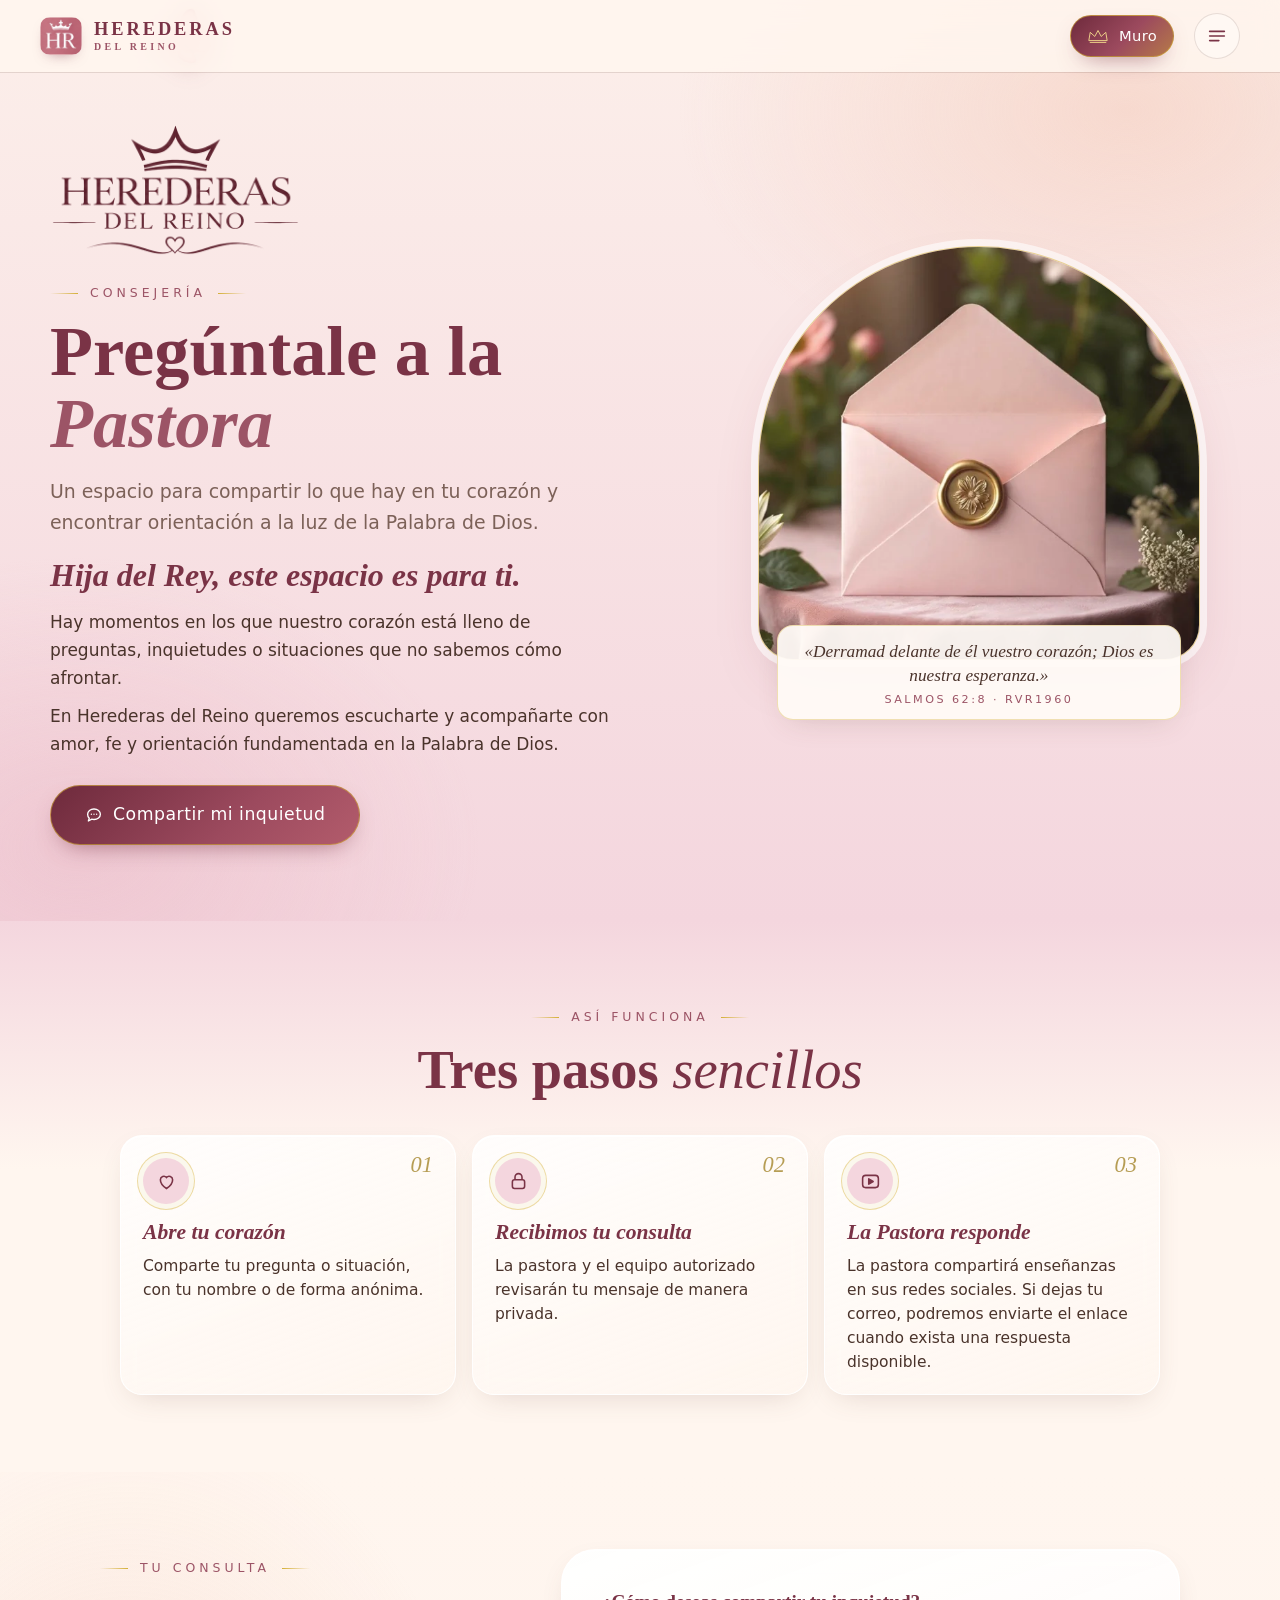
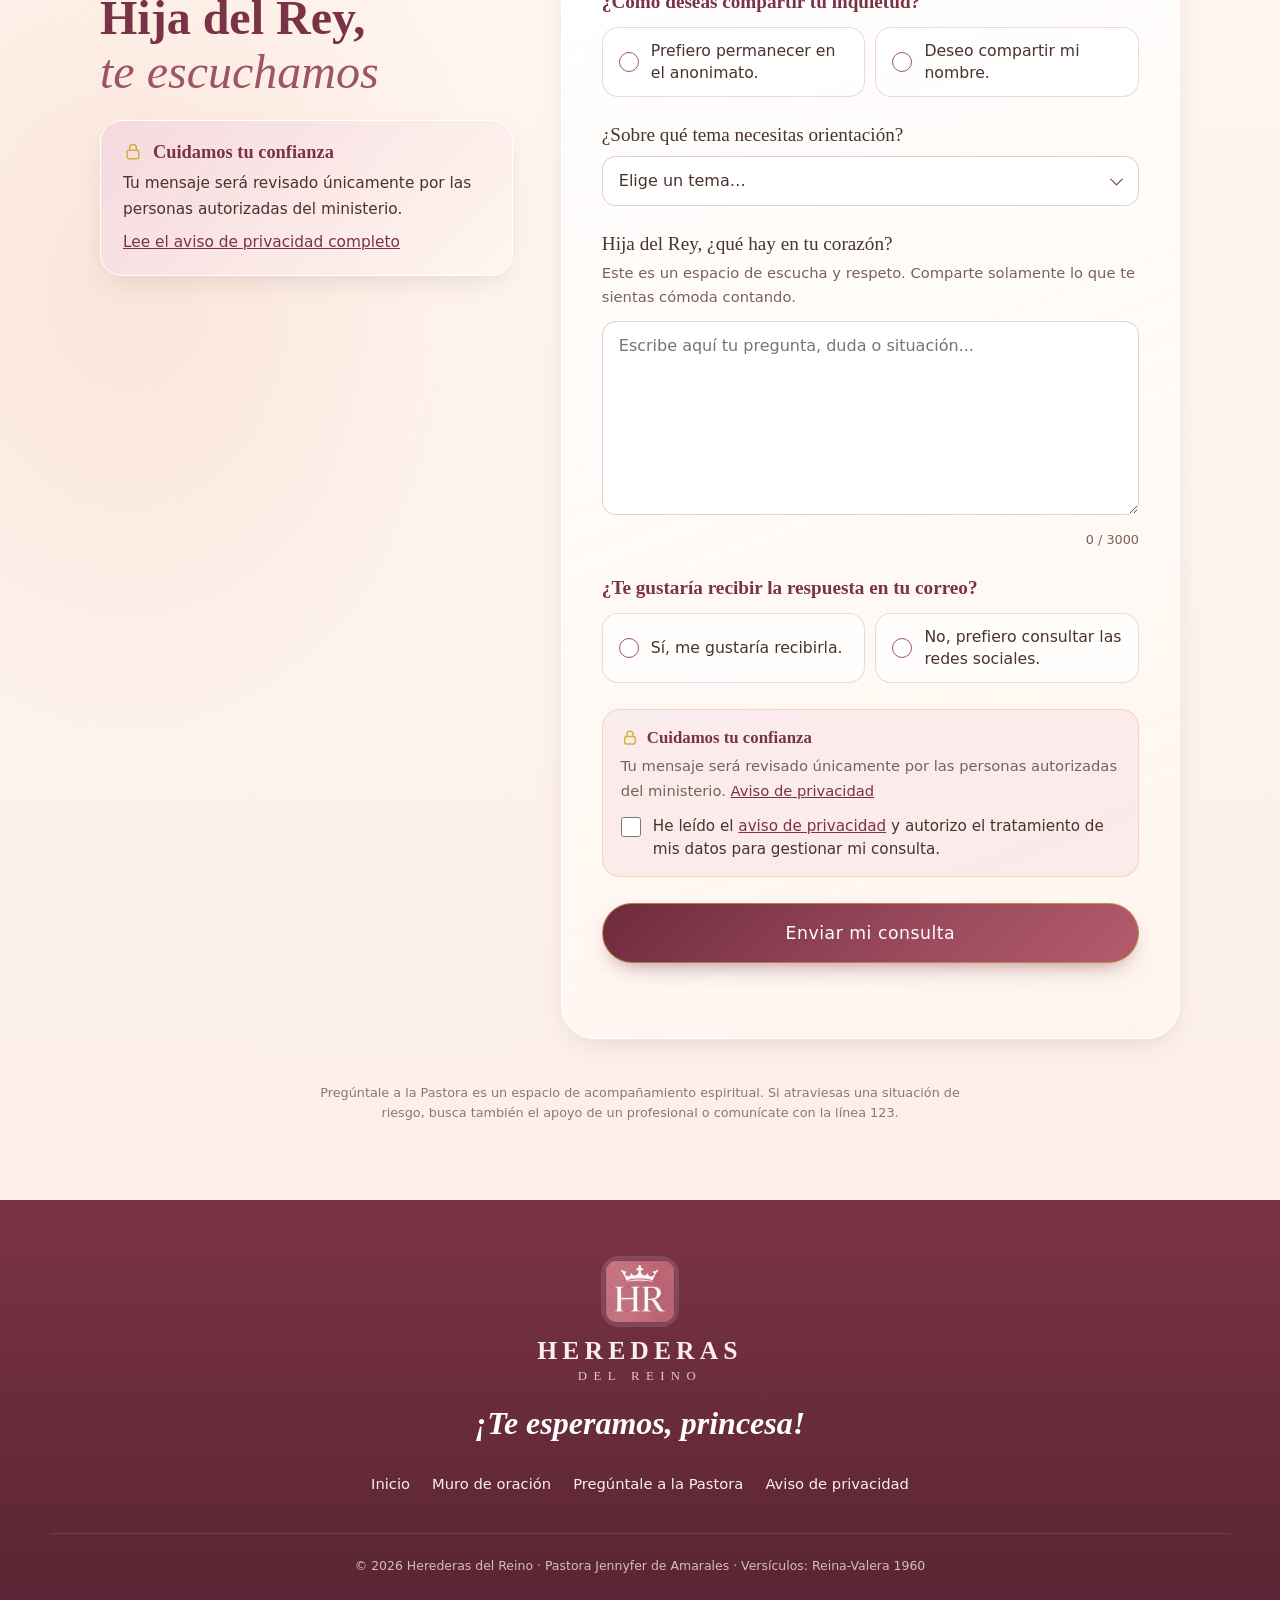
<file: consejeria/index.html>
<!doctype html>
<html lang="es">
<head>
<meta charset="utf-8">
<meta name="viewport" content="width=device-width, initial-scale=1, viewport-fit=cover">
<meta http-equiv="Content-Security-Policy" content="default-src 'self'; script-src 'self'; style-src 'self' 'unsafe-inline' https://fonts.googleapis.com; font-src 'self' https://fonts.gstatic.com; img-src 'self' data: blob:; media-src 'self' https://incompetech.com; connect-src 'self' https://docs.google.com https://*.googleusercontent.com; frame-src 'none'; object-src 'none'; worker-src 'self'; manifest-src 'self'; base-uri 'self'; form-action 'self' https://docs.google.com; upgrade-insecure-requests">
<title>Pregúntale a la Pastora · Herederas del Reino</title>
<meta name="description" content="Un espacio para compartir lo que hay en tu corazón, con tu nombre o de forma anónima, y encontrar orientación a la luz de la Palabra de Dios.">
<meta name="theme-color" content="#F4D6DE">
<meta name="referrer" content="strict-origin-when-cross-origin">
<link rel="icon" href="../assets/img/favicon.png" type="image/png">
<link rel="apple-touch-icon" href="/assets/app/iconos/apple-touch-icon.png">
<meta property="og:type" content="website">
<meta property="og:title" content="Pregúntale a la Pastora · Herederas del Reino">
<meta property="og:description" content="Hija del Rey, este espacio es para ti. Comparte tu inquietud y recibe orientación a la luz de la Palabra.">
<meta property="og:image" content="https://herederas-del-reino.github.io/assets/img/og-herederas.jpg">
<link rel="preconnect" href="https://fonts.googleapis.com">
<link rel="preconnect" href="https://fonts.gstatic.com" crossorigin>
<link rel="stylesheet" href="https://fonts.googleapis.com/css2?family=Cormorant+Garamond:ital,wght@0,500;0,600;1,500&family=DM+Sans:opsz,wght@9..40,400;9..40,500&family=Playfair+Display:ital,wght@0,500;0,600;0,700;1,500;1,600;1,700&display=swap">
<link rel="stylesheet" href="../assets/css/sitio.css?v=22">
<link rel="stylesheet" href="../assets/css/consejeria.css?v=6">
<!-- App Herederas del Reino -->
<link rel="manifest" href="/manifest.webmanifest">
<meta name="mobile-web-app-capable" content="yes">
<meta name="apple-mobile-web-app-capable" content="yes">
<meta name="apple-mobile-web-app-title" content="Herederas">
<meta name="apple-mobile-web-app-status-bar-style" content="default">
<link rel="stylesheet" href="/assets/app/app.css?v=3">
<script src="/assets/app/app.js?v=3"></script>
</head>
<body class="pagina-consejeria">
<a class="saltar" href="#contenido">Saltar al contenido</a>

<svg width="0" height="0" style="position:absolute" aria-hidden="true">
  <defs>
    <symbol id="i-corona" viewBox="0 0 48 32" fill="none" stroke="currentColor" stroke-width="2" stroke-linejoin="round"><path d="M4 26 7 8l10 9 7-13 7 13 10-9 3 18Z"/><path d="M6 30h36"/></symbol>
    <symbol id="i-corazon" viewBox="0 0 24 24" fill="none" stroke="currentColor" stroke-width="1.8"><path d="M12 20s-7-4.4-7-10a4 4 0 0 1 7-2.6A4 4 0 0 1 19 10c0 5.6-7 10-7 10Z"/></symbol>
    <symbol id="i-candado" viewBox="0 0 24 24" fill="none" stroke="currentColor" stroke-width="1.8"><rect x="5" y="10" width="14" height="10" rx="2.5"/><path d="M8 10V7a4 4 0 0 1 8 0v3"/></symbol>
    <symbol id="i-mensaje" viewBox="0 0 24 24" fill="none" stroke="currentColor" stroke-width="1.8" stroke-linejoin="round"><path d="M12 4c4.7 0 8.5 3.1 8.5 7s-3.8 7-8.5 7c-1 0-2-.1-2.9-.4L4.5 20l1.2-3.6C4.3 15 3.5 13.1 3.5 11c0-3.9 3.8-7 8.5-7Z"/><circle cx="8.5" cy="11" r=".9" fill="currentColor" stroke="none"/><circle cx="12" cy="11" r=".9" fill="currentColor" stroke="none"/><circle cx="15.5" cy="11" r=".9" fill="currentColor" stroke="none"/></symbol>
    <symbol id="i-video" viewBox="0 0 24 24" fill="none" stroke="currentColor" stroke-width="1.8" stroke-linejoin="round"><rect x="3" y="5" width="18" height="14" rx="3.5"/><path d="m10 9 5 3-5 3Z" fill="currentColor"/></symbol>
    <symbol id="i-biblia" viewBox="0 0 48 40" fill="none" stroke="currentColor" stroke-width="2" stroke-linejoin="round"><path d="M24 8c-5-4-13-5-20-4v28c7-1 15 0 20 4 5-4 13-5 20-4V4c-7-1-15 0-20 4Z"/><path d="M24 8v28"/></symbol>
    <symbol id="i-flecha" viewBox="0 0 24 24" fill="none" stroke="currentColor" stroke-width="1.8" stroke-linecap="round"><path d="M5 12h14M13 6l6 6-6 6"/></symbol>
    <symbol id="i-abajo" viewBox="0 0 24 24" fill="none" stroke="currentColor" stroke-width="1.8" stroke-linecap="round"><path d="M12 5v14M6 13l6 6 6-6"/></symbol>
    <symbol id="i-check" viewBox="0 0 24 24" fill="none" stroke="currentColor" stroke-width="2" stroke-linecap="round" stroke-linejoin="round"><path d="m5 12 5 5 9-10"/></symbol>
    <symbol id="i-menu" viewBox="0 0 24 24" fill="none" stroke="currentColor" stroke-width="1.8" stroke-linecap="round"><path d="M4 7h16M4 12h16M4 17h10"/></symbol>
    <symbol id="i-externo" viewBox="0 0 24 24" fill="none" stroke="currentColor" stroke-width="1.8" stroke-linecap="round"><path d="M14 5h5v5M19 5l-8 8M18 14v4a1 1 0 0 1-1 1H6a1 1 0 0 1-1-1V7a1 1 0 0 1 1-1h4"/></symbol>
    <symbol id="i-alerta" viewBox="0 0 24 24" fill="none" stroke="currentColor" stroke-width="1.8" stroke-linecap="round"><circle cx="12" cy="12" r="9"/><path d="M12 7.5v5.5M12 16.5v.01"/></symbol>
  </defs>
</svg>

<!-- ================= NAVEGACIÓN ================= -->
<header class="nav solida" id="nav">
  <div class="contenedor nav__barra">
    <a class="marca" href="../" aria-label="Herederas del Reino, ir a la página principal">
      <img src="../assets/img/hr-insignia.webp" alt="" width="42" height="38">
      <span>Herederas<small>del Reino</small></span>
    </a>
    <nav aria-label="Principal">
      <ul class="nav__enlaces" id="nav-enlaces">
        <li><a href="../">Inicio</a></li>
        <li><a href="../#encuentros">Encuentros</a></li>
        <li><a href="../#palabra">Palabra</a></li>
        <li><a href="#como-funciona">Así funciona</a></li>
        <li><a href="#consulta" aria-current="page">Consejería</a></li>
        <li><a class="boton boton--muro" href="../#muro"><svg aria-hidden="true"><use href="#i-corona"/></svg>Muro de oración</a></li>
      </ul>
    </nav>
    <a class="boton boton--muro nav__muro-movil" href="../#muro"><svg aria-hidden="true"><use href="#i-corona"/></svg>Muro</a>
    <button class="nav__menu" id="nav-menu" type="button" aria-expanded="false" aria-controls="nav-enlaces" aria-label="Abrir menú">
      <svg aria-hidden="true"><use href="#i-menu"/></svg>
    </button>
  </div>
</header>

<main id="contenido">

<!-- ================= ENCABEZADO ================= -->
<section class="cj-portada" aria-labelledby="titulo-consejeria">
  <div class="mariposas" data-mariposas="2" aria-hidden="true"></div>
  <div class="contenedor cj-portada__grid">
    <div class="cj-portada__texto">
      <img class="cj-portada__logo revelar" src="../assets/img/logo-oficial.webp" alt="Herederas del Reino" width="516" height="274">
      <span class="antetitulo revelar">Consejería</span>
      <h1 id="titulo-consejeria" class="revelar" data-retraso="1">Pregúntale a la <em>Pastora</em></h1>
      <p class="cj-portada__subtitulo revelar" data-retraso="1">Un espacio para compartir lo que hay en tu corazón y encontrar orientación a la luz de la Palabra de Dios.</p>
      <p class="cj-portada__mensaje revelar" data-retraso="2">Hija del Rey, este espacio es para ti.</p>
      <div class="cj-portada__cuerpo revelar" data-retraso="2">
        <p>Hay momentos en los que nuestro corazón está lleno de preguntas, inquietudes o situaciones que no sabemos cómo afrontar.</p>
        <p>En Herederas del Reino queremos escucharte y acompañarte con amor, fe y orientación fundamentada en la Palabra de Dios.</p>
      </div>
      <div class="acciones cj-portada__acciones revelar" data-retraso="3">
        <a class="boton boton--grande cj-boton" href="#consulta"><svg aria-hidden="true"><use href="#i-mensaje"/></svg>Compartir mi inquietud</a>
      </div>
    </div>
    <figure class="cj-portada__foto revelar" data-retraso="1">
      <img src="../assets/img/sobre-carta.webp" alt="Sobre rosa empolvado cerrado con un sello de cera dorado, entre flores" width="636" height="595">
      <figcaption>«Derramad delante de él vuestro corazón; Dios es nuestra esperanza.» <cite>Salmos 62:8 · RVR1960</cite></figcaption>
    </figure>
  </div>
</section>

<!-- ================= ASÍ FUNCIONA ================= -->
<section class="seccion cj-pasos" id="como-funciona" aria-labelledby="titulo-pasos">
  <div class="contenedor">
    <header class="cabecera">
      <span class="antetitulo revelar">Así funciona</span>
      <h2 id="titulo-pasos" class="revelar" data-retraso="1">Tres pasos <em>sencillos</em></h2>
    </header>
    <ol class="cj-pasos__lista">
      <li class="cj-paso vidrio revelar">
        <span class="cj-paso__icono"><svg aria-hidden="true"><use href="#i-corazon"/></svg></span>
        <span class="cj-paso__numero">01</span>
        <h3>Abre tu corazón</h3>
        <p>Comparte tu pregunta o situación, con tu nombre o de forma anónima.</p>
      </li>
      <li class="cj-paso vidrio revelar" data-retraso="1">
        <span class="cj-paso__icono"><svg aria-hidden="true"><use href="#i-candado"/></svg></span>
        <span class="cj-paso__numero">02</span>
        <h3>Recibimos tu consulta</h3>
        <p>La pastora y el equipo autorizado revisarán tu mensaje de manera privada.</p>
      </li>
      <li class="cj-paso vidrio revelar" data-retraso="2">
        <span class="cj-paso__icono"><svg aria-hidden="true"><use href="#i-video"/></svg></span>
        <span class="cj-paso__numero">03</span>
        <h3>La Pastora responde</h3>
        <p>La pastora compartirá enseñanzas en sus redes sociales. Si dejas tu correo, podremos enviarte el enlace cuando exista una respuesta disponible.</p>
      </li>
    </ol>
  </div>
</section>

<!-- ================= TU CONSULTA ================= -->
<section class="seccion cj-consulta" id="consulta" aria-labelledby="titulo-consulta">
  <div class="contenedor cj-consulta__grid">
    <aside class="cj-confianza revelar" aria-labelledby="titulo-confianza">
      <span class="antetitulo">Tu consulta</span>
      <h2 id="titulo-consulta">Hija del Rey, <em>te escuchamos</em></h2>
      <div class="cj-confianza__caja">
        <h3 id="titulo-confianza"><svg aria-hidden="true"><use href="#i-candado"/></svg>Cuidamos tu confianza</h3>
        <p>Tu mensaje será revisado únicamente por las personas autorizadas del ministerio.</p>
        <p><a href="privacidad/">Lee el aviso de privacidad completo</a></p>
      </div>
    </aside>

    <div class="cj-formulario vidrio revelar" data-retraso="1">
      <form id="form-consulta" novalidate>
        <fieldset class="cj-campo" id="campo-identidad">
          <legend>¿Cómo deseas compartir tu inquietud?</legend>
          <div class="cj-opciones">
            <label class="cj-opcion"><input type="radio" name="identidad" value="anonima" required><span>Prefiero permanecer en el anonimato.</span></label>
            <label class="cj-opcion"><input type="radio" name="identidad" value="nombre"><span>Deseo compartir mi nombre.</span></label>
          </div>
          <div class="cj-revelado" id="bloque-nombre" hidden>
            <label class="cj-etiqueta" for="nombre">¿Cómo te llamas? <small>(opcional)</small></label>
            <input class="cj-input" type="text" id="nombre" name="nombre" maxlength="80" autocomplete="given-name">
          </div>
          <p class="cj-error" id="error-identidad" role="alert" hidden></p>
        </fieldset>

        <div class="cj-campo">
          <label class="cj-etiqueta cj-etiqueta--titulo" for="tema">¿Sobre qué tema necesitas orientación?</label>
          <div class="cj-select">
            <select class="cj-input" id="tema" name="tema" required aria-describedby="error-tema">
              <option value="">Elige un tema…</option>
              <option>Mi relación con Dios</option>
              <option>Familia y matrimonio</option>
              <option>Perdón y restauración</option>
              <option>Mis emociones y preocupaciones</option>
              <option>Mi propósito y llamado</option>
              <option>Oración y vida espiritual</option>
              <option>Otra inquietud</option>
            </select>
          </div>
          <p class="cj-error" id="error-tema" role="alert" hidden></p>
        </div>

        <div class="cj-campo">
          <label class="cj-etiqueta cj-etiqueta--titulo" for="consulta-texto">Hija del Rey, ¿qué hay en tu corazón?</label>
          <p class="cj-ayuda" id="ayuda-consulta">Este es un espacio de escucha y respeto. Comparte solamente lo que te sientas cómoda contando.</p>
          <textarea class="cj-input cj-textarea" id="consulta-texto" name="consulta" rows="7" required maxlength="3000" placeholder="Escribe aquí tu pregunta, duda o situación..." aria-describedby="ayuda-consulta contador-consulta error-consulta"></textarea>
          <p class="cj-contador" id="contador-consulta" aria-live="polite">0 / 3000</p>
          <p class="cj-error" id="error-consulta" role="alert" hidden></p>
        </div>

        <fieldset class="cj-campo" id="campo-respuesta">
          <legend>¿Te gustaría recibir la respuesta en tu correo?</legend>
          <div class="cj-opciones">
            <label class="cj-opcion"><input type="radio" name="respuesta" value="si" required><span>Sí, me gustaría recibirla.</span></label>
            <label class="cj-opcion"><input type="radio" name="respuesta" value="no"><span>No, prefiero consultar las redes sociales.</span></label>
          </div>
          <div class="cj-revelado" id="bloque-correo" hidden>
            <label class="cj-etiqueta" for="correo">Correo electrónico</label>
            <input class="cj-input" type="email" id="correo" name="correo" maxlength="120" autocomplete="email" inputmode="email" aria-describedby="error-correo">
            <p class="cj-error" id="error-correo" role="alert" hidden></p>
          </div>
          <p class="cj-error" id="error-respuesta" role="alert" hidden></p>
        </fieldset>

        <div class="cj-campo cj-privacidad">
          <p class="cj-privacidad__titulo"><svg aria-hidden="true"><use href="#i-candado"/></svg>Cuidamos tu confianza</p>
          <p class="cj-ayuda">Tu mensaje será revisado únicamente por las personas autorizadas del ministerio. <a href="privacidad/" target="_blank" rel="noopener">Aviso de privacidad</a></p>
          <label class="cj-check">
            <input type="checkbox" id="consentimiento" name="consentimiento" required aria-describedby="error-consentimiento">
            <span>He leído el <a href="privacidad/" target="_blank" rel="noopener">aviso de privacidad</a> y autorizo el tratamiento de mis datos para gestionar mi consulta.</span>
          </label>
          <p class="cj-error" id="error-consentimiento" role="alert" hidden></p>
        </div>

        <!-- Campo trampa para bots: las personas no lo ven ni lo llenan -->
        <div class="cj-trampa" aria-hidden="true">
          <label for="sitio-web">Deja este campo vacío</label>
          <input type="text" id="sitio-web" name="sitio_web" tabindex="-1" autocomplete="off">
        </div>

        <button class="boton boton--grande cj-boton cj-enviar" type="submit" id="enviar">
          <span class="cj-enviar__texto">Enviar mi consulta</span>
          <span class="cj-enviar__cargando" aria-hidden="true"></span>
        </button>
        <p class="cj-estado" id="form-estado" role="status" aria-live="polite"></p>
      </form>

      <!-- Agradecimiento: aparece solo después de enviar -->
      <div class="cj-exito" id="exito" hidden tabindex="-1" aria-labelledby="titulo-exito" aria-live="polite">
        <div class="cj-exito__sello" aria-hidden="true"><svg><use href="#i-corazon"/></svg></div>
        <h2 id="titulo-exito">¡Gracias por abrir tu corazón!</h2>
        <p>Hija del Rey, hemos recibido tu mensaje con mucho cariño.</p>
        <p>Tu consulta será revisada por nuestro equipo de consejería.</p>
        <p>Si compartiste tu correo, podremos enviarte el enlace cuando exista una respuesta disponible.</p>
        <p class="cj-exito__bendicion">Que la Palabra de Dios siga iluminando tu camino.</p>
        <p class="cj-exito__firma">Con amor, <strong>Herederas del Reino</strong></p>
        <div class="acciones cj-exito__acciones">
          <a class="boton" href="../">Volver al inicio</a>
          <button class="boton boton--claro" type="button" id="otra-consulta">Enviar otra consulta</button>
        </div>
      </div>
    </div>
  </div>
  <p class="contenedor cj-nota-final">Pregúntale a la Pastora es un espacio de acompañamiento espiritual. Si atraviesas una situación de riesgo, busca también el apoyo de un profesional o comunícate con la línea 123.</p>
</section>

<!-- ================= LA PASTORA RESPONDE (oculta mientras no haya videos) ================= -->
<section class="seccion cj-respuestas" id="respuestas" aria-labelledby="titulo-respuestas" hidden>
  <div class="contenedor">
    <header class="cabecera">
      <span class="antetitulo revelar">Enseñanzas</span>
      <h2 id="titulo-respuestas" class="revelar" data-retraso="1">La Pastora <em>responde</em></h2>
      <p class="revelar" data-retraso="2">Respuestas que edifican, enseñanzas que fortalecen y una Palabra que transforma.</p>
    </header>
    <ul class="cj-videos" id="lista-ensenanzas"></ul>
  </div>
</section>

</main>

<footer class="pie">
  <div class="contenedor">
    <div class="pie__marca">
      <img src="../assets/img/hr-insignia.webp" alt="" width="70" height="63" loading="lazy">
      <strong>Herederas</strong><span>del Reino</span>
    </div>
    <p class="pie__lema">¡Te esperamos, princesa!</p>
    <nav aria-label="Pie de página">
      <ul>
        <li><a href="../">Inicio</a></li>
        <li><a href="../#muro">Muro de oración</a></li>
        <li><a href="#consulta">Pregúntale a la Pastora</a></li>
        <li><a href="privacidad/">Aviso de privacidad</a></li>
      </ul>
    </nav>
    <p class="pie__legal">© <span id="anio"></span> Herederas del Reino · Pastora Jennyfer de Amarales · Versículos: Reina-Valera 1960</p>
  </div>
</footer>

<script src="../assets/js/config.js?v=23"></script>
<script src="../assets/js/consejeria.js?v=5" defer></script>
</body>
</html>
</file>
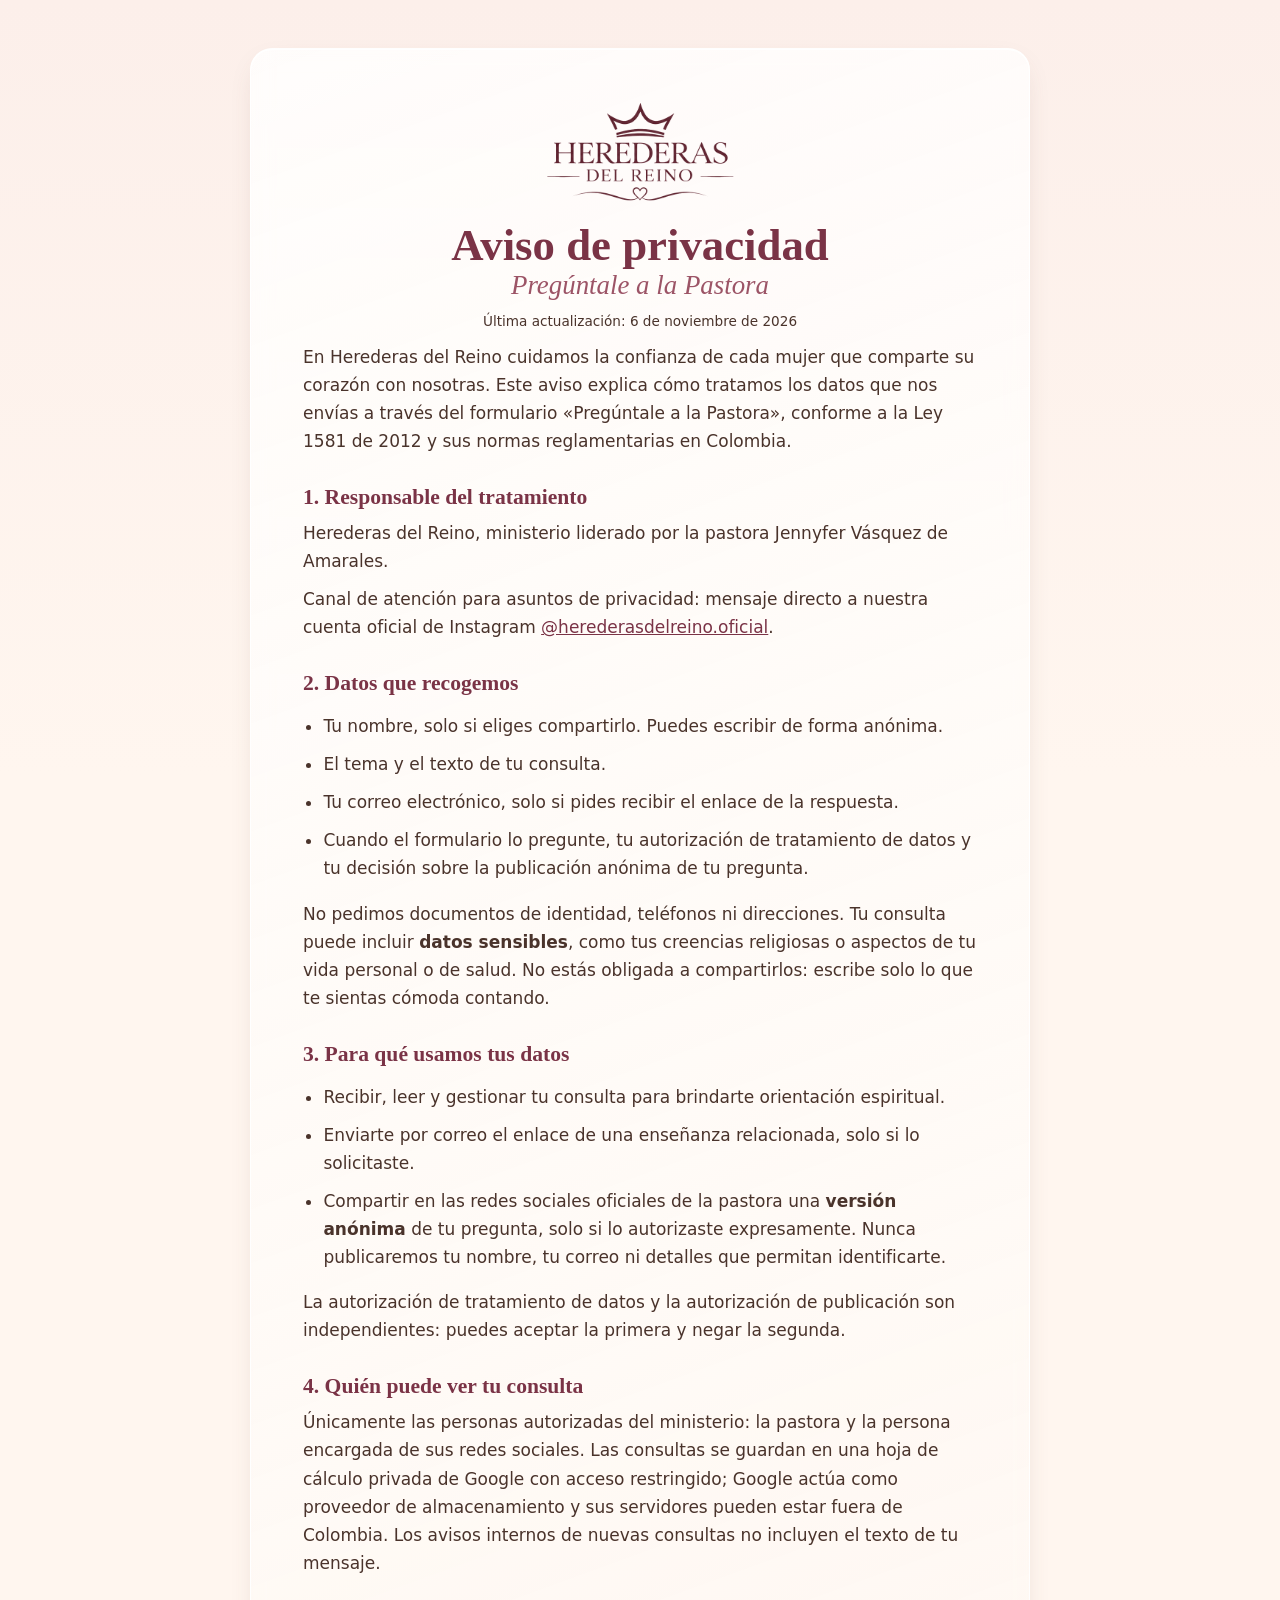
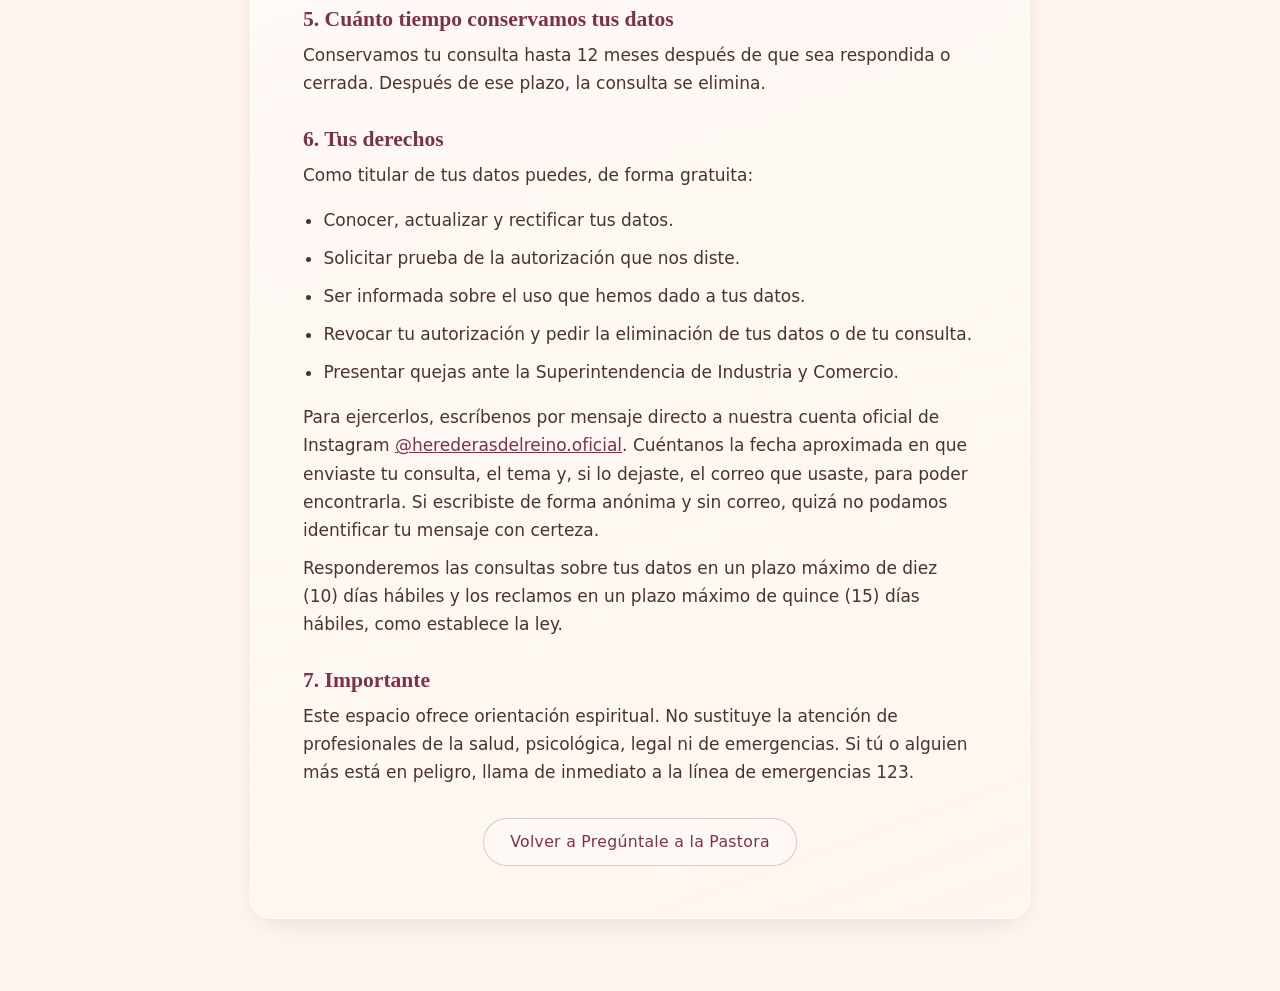
<file: consejeria/privacidad/index.html>
<!doctype html>
<html lang="es">
<head>
<meta charset="utf-8">
<meta name="viewport" content="width=device-width, initial-scale=1">
<meta http-equiv="Content-Security-Policy" content="default-src 'self'; script-src 'self'; style-src 'self' 'unsafe-inline' https://fonts.googleapis.com; font-src 'self' https://fonts.gstatic.com; img-src 'self' data: blob:; media-src 'self' https://incompetech.com; connect-src 'self' https://docs.google.com https://*.googleusercontent.com; frame-src 'none'; object-src 'none'; worker-src 'self'; manifest-src 'self'; base-uri 'self'; form-action 'self' https://docs.google.com; upgrade-insecure-requests">
<meta name="referrer" content="strict-origin-when-cross-origin">
<title>Aviso de privacidad · Pregúntale a la Pastora · Herederas del Reino</title>
<meta name="description" content="Cómo cuidamos los datos que compartes en Pregúntale a la Pastora.">
<meta name="robots" content="noindex">
<link rel="icon" href="../../assets/img/favicon.png" type="image/png">
<link rel="preconnect" href="https://fonts.googleapis.com">
<link rel="preconnect" href="https://fonts.gstatic.com" crossorigin>
<link rel="stylesheet" href="https://fonts.googleapis.com/css2?family=Cormorant+Garamond:ital,wght@0,500;0,600;1,500&family=DM+Sans:opsz,wght@9..40,400;9..40,500&family=Playfair+Display:ital,wght@0,500;0,600;1,500;1,600&display=swap">
<link rel="stylesheet" href="../../assets/css/sitio.css?v=21">
<style>
  .aviso { padding: 48px 0 72px; background: linear-gradient(180deg, #FCEFEA, var(--marfil) 30%); }
  .aviso__doc { width: min(100% - 2 * var(--gutter), 780px); margin: 0 auto; padding: clamp(24px, 5vw, 52px); }
  .aviso__logo { width: 190px; margin: 0 auto 18px; }
  .aviso h1 { text-align: center; font-size: clamp(2rem, 5vw, 2.8rem); }
  .aviso__fecha { text-align: center; font-size: .85rem; color: var(--texto-suave); }
  .aviso h1 em { display: block; font-size: .6em; font-weight: 500; color: var(--vino-suave); }
  .aviso h2 { margin-top: 30px; font-size: 1.35rem; }
  .aviso p, .aviso li { margin-top: 10px; color: var(--tinta); line-height: 1.65; }
  .aviso ul { padding-left: 1.2em; }
  .aviso__borrador { margin: 18px 0 8px; padding: 14px 18px; border-radius: 14px; background: rgba(212,175,55,.14); border: 1px solid rgba(212,175,55,.45); color: #6A5216; font-size: .94rem; }
  .pendiente { padding: 1px 6px; border-radius: 6px; background: rgba(212,175,55,.2); color: #6A5216; font-style: italic; }
  .aviso__volver { display: flex; justify-content: center; margin-top: 32px; }
</style>
<!-- App Herederas del Reino -->
<link rel="apple-touch-icon" href="/assets/app/iconos/apple-touch-icon.png">
<link rel="manifest" href="/manifest.webmanifest">
<meta name="mobile-web-app-capable" content="yes">
<meta name="apple-mobile-web-app-capable" content="yes">
<meta name="apple-mobile-web-app-title" content="Herederas">
<meta name="apple-mobile-web-app-status-bar-style" content="default">
<link rel="stylesheet" href="/assets/app/app.css?v=3">
<script src="/assets/app/app.js?v=3"></script>
</head>
<body>
<main class="aviso">
  <article class="aviso__doc vidrio">
    <img class="aviso__logo" src="../../assets/img/logo-oficial.webp" alt="Herederas del Reino" width="516" height="274">
    <h1>Aviso de privacidad <em>Pregúntale a la Pastora</em></h1>
    <p class="aviso__fecha">Última actualización: <span data-dato="actualizado"></span></p>
    <p class="aviso__borrador" id="borrador" hidden><strong>Borrador pendiente de aprobación.</strong> Este aviso debe ser revisado y completado por el ministerio antes de habilitar la recepción de consultas. Los espacios resaltados están pendientes.</p>

    <p>En Herederas del Reino cuidamos la confianza de cada mujer que comparte su corazón con nosotras. Este aviso explica cómo tratamos los datos que nos envías a través del formulario «Pregúntale a la Pastora», conforme a la Ley 1581 de 2012 y sus normas reglamentarias en Colombia.</p>

    <h2>1. Responsable del tratamiento</h2>
    <p><span data-dato="responsable"></span>.</p>
    <p>Canal de atención para asuntos de privacidad: <span data-dato="correoPrivacidad"></span>.</p>

    <h2>2. Datos que recogemos</h2>
    <ul>
      <li>Tu nombre, solo si eliges compartirlo. Puedes escribir de forma anónima.</li>
      <li>El tema y el texto de tu consulta.</li>
      <li>Tu correo electrónico, solo si pides recibir el enlace de la respuesta.</li>
      <li>Cuando el formulario lo pregunte, tu autorización de tratamiento de datos y tu decisión sobre la publicación anónima de tu pregunta.</li>
    </ul>
    <p>No pedimos documentos de identidad, teléfonos ni direcciones. Tu consulta puede incluir <strong>datos sensibles</strong>, como tus creencias religiosas o aspectos de tu vida personal o de salud. No estás obligada a compartirlos: escribe solo lo que te sientas cómoda contando.</p>

    <h2>3. Para qué usamos tus datos</h2>
    <ul>
      <li>Recibir, leer y gestionar tu consulta para brindarte orientación espiritual.</li>
      <li>Enviarte por correo el enlace de una enseñanza relacionada, solo si lo solicitaste.</li>
      <li>Compartir en las redes sociales oficiales de la pastora una <strong>versión anónima</strong> de tu pregunta, solo si lo autorizaste expresamente. Nunca publicaremos tu nombre, tu correo ni detalles que permitan identificarte.</li>
    </ul>
    <p>La autorización de tratamiento de datos y la autorización de publicación son independientes: puedes aceptar la primera y negar la segunda.</p>

    <h2>4. Quién puede ver tu consulta</h2>
    <p>Únicamente las personas autorizadas del ministerio: la pastora y la persona encargada de sus redes sociales. Las consultas se guardan en una hoja de cálculo privada de Google con acceso restringido; Google actúa como proveedor de almacenamiento y sus servidores pueden estar fuera de Colombia. Los avisos internos de nuevas consultas no incluyen el texto de tu mensaje.</p>

    <h2>5. Cuánto tiempo conservamos tus datos</h2>
    <p><span data-dato="conservacion"></span>. Después de ese plazo, la consulta se elimina.</p>

    <h2>6. Tus derechos</h2>
    <p>Como titular de tus datos puedes, de forma gratuita:</p>
    <ul>
      <li>Conocer, actualizar y rectificar tus datos.</li>
      <li>Solicitar prueba de la autorización que nos diste.</li>
      <li>Ser informada sobre el uso que hemos dado a tus datos.</li>
      <li>Revocar tu autorización y pedir la eliminación de tus datos o de tu consulta.</li>
      <li>Presentar quejas ante la Superintendencia de Industria y Comercio.</li>
    </ul>
    <p>Para ejercerlos, escríbenos por <span data-dato="correoPrivacidad"></span>. Cuéntanos la fecha aproximada en que enviaste tu consulta, el tema y, si lo dejaste, el correo que usaste, para poder encontrarla. Si escribiste de forma anónima y sin correo, quizá no podamos identificar tu mensaje con certeza.</p>
    <p>Responderemos las consultas sobre tus datos en un plazo máximo de diez (10) días hábiles y los reclamos en un plazo máximo de quince (15) días hábiles, como establece la ley.</p>

    <h2>7. Importante</h2>
    <p>Este espacio ofrece orientación espiritual. No sustituye la atención de profesionales de la salud, psicológica, legal ni de emergencias. Si tú o alguien más está en peligro, llama de inmediato a la línea de emergencias 123.</p>

    <div class="aviso__volver"><a class="boton boton--claro" href="../#consulta">Volver a Pregúntale a la Pastora</a></div>
  </article>
</main>
<script src="../../assets/js/config.js?v=23"></script>
<script src="../../assets/js/privacidad.js?v=1"></script>
</body>
</html>
</file>
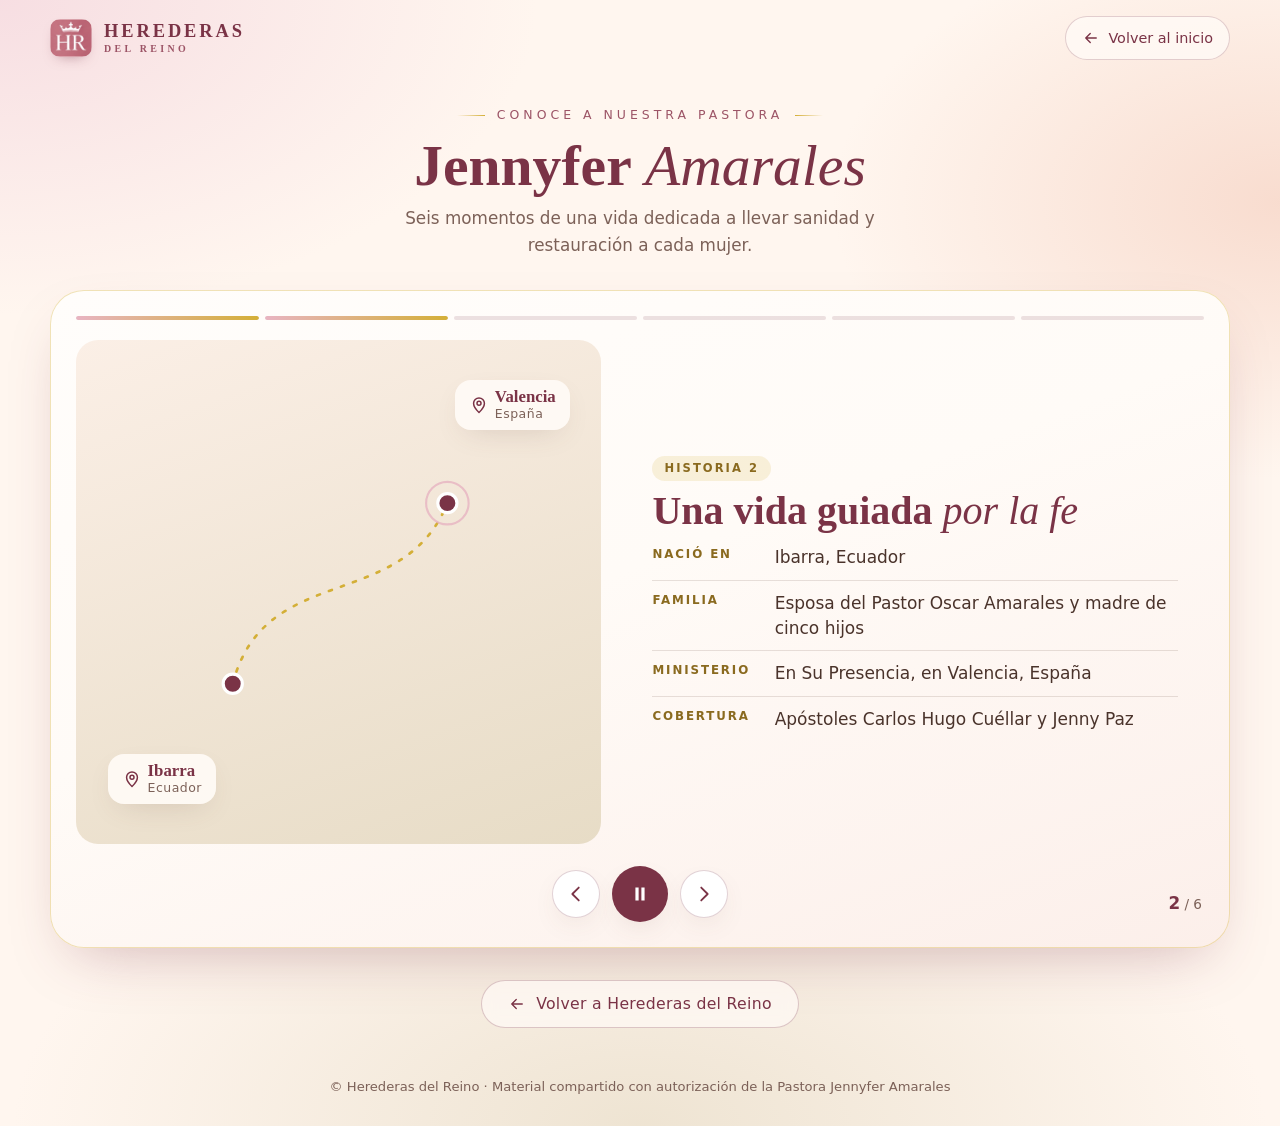
<file: modulos/nuestra-pastora/index.html>
<!doctype html>
<html lang="es">
<head>
<meta charset="utf-8">
<meta name="viewport" content="width=device-width, initial-scale=1">
<meta http-equiv="Content-Security-Policy" content="default-src 'self'; script-src 'self'; style-src 'self' 'unsafe-inline' https://fonts.googleapis.com; font-src 'self' https://fonts.gstatic.com; img-src 'self' data: blob:; media-src 'self'; connect-src 'self'; frame-src 'none'; object-src 'none'; worker-src 'self'; manifest-src 'self'; base-uri 'self'; form-action 'self'; upgrade-insecure-requests">
<meta name="referrer" content="strict-origin-when-cross-origin">
<title>Conoce a nuestra Pastora · Herederas del Reino</title>
<meta name="description" content="La historia de la Pastora Jennyfer Amarales: esposa, madre, pastora, emprendedora y autora, con un mensaje de sanidad y restauración para cada mujer.">
<meta name="theme-color" content="#FFF6EF">
<link rel="canonical" href="https://herederas-del-reino.github.io/modulos/nuestra-pastora/">
<meta property="og:type" content="profile">
<meta property="og:locale" content="es_CO">
<meta property="og:title" content="Conoce a nuestra Pastora · Herederas del Reino">
<meta property="og:description" content="Pastora Jennyfer Amarales: un corazón al servicio de Dios.">
<meta property="og:url" content="https://herederas-del-reino.github.io/modulos/nuestra-pastora/">
<meta property="og:image" content="https://herederas-del-reino.github.io/assets/img/og-herederas.jpg">
<link rel="icon" type="image/png" href="/assets/img/favicon.png">
<link rel="apple-touch-icon" href="/assets/app/iconos/apple-touch-icon.png">
<link rel="preconnect" href="https://fonts.googleapis.com">
<link rel="preconnect" href="https://fonts.gstatic.com" crossorigin>
<link rel="stylesheet" href="https://fonts.googleapis.com/css2?family=Cormorant+Garamond:ital,wght@0,500;0,600;1,500&family=DM+Sans:opsz,wght@9..40,400;9..40,500&family=Playfair+Display:ital,wght@0,500;0,600;0,700;1,500;1,600;1,700&display=swap">
<!-- Identidad visual compartida (misma hoja del sitio, ya guardada en caché) -->
<link rel="stylesheet" href="/assets/css/sitio.css?v=19">
<!-- Estilos propios del módulo -->
<link rel="stylesheet" href="pastora.css?v=1">
<link rel="preload" as="image" href="assets/imagenes/retrato-480.webp" imagesrcset="assets/imagenes/retrato-480.webp 480w, assets/imagenes/retrato-760.webp 760w" imagesizes="(min-width: 860px) 380px, 70vw">
<!-- App Herederas del Reino (mismos archivos que el resto del sitio) -->
<link rel="manifest" href="/manifest.webmanifest">
<meta name="mobile-web-app-capable" content="yes">
<meta name="apple-mobile-web-app-capable" content="yes">
<meta name="apple-mobile-web-app-title" content="Herederas">
<meta name="apple-mobile-web-app-status-bar-style" content="default">
<link rel="stylesheet" href="/assets/app/app.css?v=3">
<script src="/assets/app/app.js?v=3"></script>
<script src="pastora.js?v=1" defer></script>
<noscript><style>
  /* Sin JavaScript: las historias se muestran una debajo de otra */
  .np-historia { opacity: 1 !important; visibility: visible !important; transform: none !important; grid-area: auto !important; margin-bottom: 32px; }
  .np-progreso, .np-controles { display: none !important; }
</style></noscript>
</head>
<body class="pagina-pastora">
<a class="saltar" href="#contenido">Saltar al contenido</a>

<svg width="0" height="0" style="position:absolute" aria-hidden="true">
  <defs>
    <symbol id="ic-atras" viewBox="0 0 24 24" fill="none" stroke="currentColor" stroke-width="1.8" stroke-linecap="round" stroke-linejoin="round"><path d="M19 12H5M11 6l-6 6 6 6"/></symbol>
    <symbol id="ic-anterior" viewBox="0 0 24 24" fill="none" stroke="currentColor" stroke-width="2" stroke-linecap="round" stroke-linejoin="round"><path d="m15 5-7 7 7 7"/></symbol>
    <symbol id="ic-siguiente" viewBox="0 0 24 24" fill="none" stroke="currentColor" stroke-width="2" stroke-linecap="round" stroke-linejoin="round"><path d="m9 5 7 7-7 7"/></symbol>
    <symbol id="ic-pausa" viewBox="0 0 24 24"><path d="M7 5h3.5v14H7zM13.5 5H17v14h-3.5z" fill="currentColor"/></symbol>
    <symbol id="ic-play" viewBox="0 0 24 24"><path d="M8 5.5v13l10.5-6.5Z" fill="currentColor"/></symbol>
    <symbol id="ic-corazon" viewBox="0 0 24 24" fill="none" stroke="currentColor" stroke-width="1.8"><path d="M12 20s-7-4.4-7-10a4 4 0 0 1 7-2.6A4 4 0 0 1 19 10c0 5.6-7 10-7 10Z"/></symbol>
    <symbol id="ic-pin" viewBox="0 0 24 24" fill="none" stroke="currentColor" stroke-width="1.8" stroke-linejoin="round"><path d="M12 21s-6.5-6-6.5-11a6.5 6.5 0 0 1 13 0c0 5-6.5 11-6.5 11Z"/><circle cx="12" cy="10" r="2.4"/></symbol>
    <symbol id="ic-libro" viewBox="0 0 24 24" fill="none" stroke="currentColor" stroke-width="1.8" stroke-linejoin="round"><path d="M12 6.5C9.5 4.6 6.4 4.3 3.5 4.6v13.2c2.9-.3 6 0 8.5 1.9 2.5-1.9 5.6-2.2 8.5-1.9V4.6c-2.9-.3-6 0-8.5 1.9Z"/><path d="M12 6.5v13.2"/></symbol>
    <symbol id="ic-instagram" viewBox="0 0 24 24" fill="none" stroke="currentColor" stroke-width="1.8"><rect x="3" y="3" width="18" height="18" rx="5"/><circle cx="12" cy="12" r="4"/><circle cx="17.5" cy="6.5" r="1" fill="currentColor"/></symbol>
    <symbol id="ic-tiktok" viewBox="0 0 24 24" fill="none" stroke="currentColor" stroke-width="1.8" stroke-linecap="round" stroke-linejoin="round"><path d="M14 3v11.5a3.5 3.5 0 1 1-3.5-3.5"/><path d="M14 3c.4 2.8 2.3 4.6 5 4.8"/></symbol>
    <symbol id="ic-mensaje" viewBox="0 0 24 24" fill="none" stroke="currentColor" stroke-width="1.8" stroke-linejoin="round"><path d="M12 4c4.7 0 8.5 3.1 8.5 7s-3.8 7-8.5 7c-1 0-2-.1-2.9-.4L4.5 20l1.2-3.6C4.3 15 3.5 13.1 3.5 11c0-3.9 3.8-7 8.5-7Z"/></symbol>
  </defs>
</svg>

<header class="np-cabecera">
  <div class="np-cabecera__barra">
    <a class="marca" href="/" aria-label="Herederas del Reino, ir a la página principal">
      <img src="/assets/img/hr-insignia.webp" alt="" width="42" height="38">
      <span>Herederas<small>del Reino</small></span>
    </a>
    <a class="np-volver" href="/#quienes-somos"><svg aria-hidden="true"><use href="#ic-atras"/></svg><span>Volver al inicio</span></a>
  </div>
</header>

<main id="contenido" class="np-principal">
  <header class="np-intro">
    <span class="antetitulo">Conoce a nuestra Pastora</span>
    <h1>Jennyfer <em>Amarales</em></h1>
    <p>Seis momentos de una vida dedicada a llevar sanidad y restauración a cada mujer.</p>
  </header>

  <section class="np-historias" id="historias" aria-roledescription="carrusel" aria-label="Historias de la Pastora Jennyfer Amarales">

    <ol class="np-progreso" aria-hidden="true">
      <li><i></i></li><li><i></i></li><li><i></i></li><li><i></i></li><li><i></i></li><li><i></i></li>
    </ol>

    <div class="np-escenario" id="np-escenario" aria-live="off">

      <!-- Historia 1 -->
      <article class="np-historia np-historia--1 activa" id="historia-1" data-duracion="9" role="group" aria-roledescription="historia" aria-label="1 de 6: Un corazón al servicio de Dios">
        <figure class="np-media np-media--retrato">
          <span class="np-arco" aria-hidden="true"></span>
          <img src="assets/imagenes/retrato-480.webp" srcset="assets/imagenes/retrato-480.webp 480w, assets/imagenes/retrato-760.webp 760w" sizes="(min-width: 860px) 380px, 70vw" alt="La Pastora Jennyfer Amarales, sonriente, con traje color marfil" width="480" height="709" fetchpriority="high" decoding="async">
        </figure>
        <div class="np-texto">
          <span class="np-numero">Historia 1</span>
          <h2>Un corazón al <em>servicio de Dios</em></h2>
          <ul class="np-roles">
            <li>Esposa</li><li>Madre</li><li>Pastora</li><li>Emprendedora</li><li>Autora</li>
          </ul>
          <p>Dedicada a llevar un mensaje de <strong>sanidad y restauración</strong> a través de su ministerio, para quienes han sufrido heridas y anhelan libertad espiritual.</p>
        </div>
      </article>

      <!-- Historia 2 -->
      <article class="np-historia np-historia--2" id="historia-2" data-duracion="12" role="group" aria-roledescription="historia" aria-label="2 de 6: Una vida guiada por la fe">
        <figure class="np-media np-media--ruta" aria-hidden="true">
          <svg class="np-ruta" viewBox="0 0 320 300" focusable="false">
            <path class="np-ruta__camino" d="M60 236 C 90 120, 220 170, 262 66"/>
            <circle class="np-ruta__punto" cx="60" cy="236" r="9"/>
            <circle class="np-ruta__punto" cx="262" cy="66" r="9"/>
            <circle class="np-ruta__halo" cx="262" cy="66" r="20"/>
          </svg>
          <span class="np-lugar np-lugar--origen"><svg><use href="#ic-pin"/></svg><b>Ibarra</b>Ecuador</span>
          <span class="np-lugar np-lugar--destino"><svg><use href="#ic-pin"/></svg><b>Valencia</b>España</span>
        </figure>
        <div class="np-texto">
          <span class="np-numero">Historia 2</span>
          <h2>Una vida guiada <em>por la fe</em></h2>
          <dl class="np-datos">
            <div><dt>Nació en</dt><dd>Ibarra, Ecuador</dd></div>
            <div><dt>Familia</dt><dd>Esposa del Pastor Oscar Amarales y madre de cinco hijos</dd></div>
            <div><dt>Ministerio</dt><dd>En Su Presencia, en Valencia, España</dd></div>
            <div><dt>Cobertura</dt><dd>Apóstoles Carlos Hugo Cuéllar y Jenny Paz</dd></div>
          </dl>
        </div>
      </article>

      <!-- Historia 3 -->
      <article class="np-historia np-historia--3" id="historia-3" data-duracion="14" role="group" aria-roledescription="historia" aria-label="3 de 6: Restaurar, levantar y edificar">
        <figure class="np-media np-media--llamado">
          <span class="np-arco" aria-hidden="true"></span>
          <img data-src="assets/imagenes/llamado.webp" alt="La Pastora Jennyfer Amarales con blusa rosada, sonriendo" width="560" height="760" decoding="async">
        </figure>
        <div class="np-texto">
          <span class="np-numero">Historia 3</span>
          <h2>Restaurar, levantar <em>y edificar</em></h2>
          <blockquote class="np-cita">
            <p>«Mi corazón está enfocado en levantar, restaurar, edificar y acompañar a mujeres en sus procesos de fe, identidad y propósito.»</p>
          </blockquote>
          <p>Cree firmemente en el poder de la Palabra de Dios para transformar historias y en el llamado de cada mujer a vivir conforme al diseño del Padre.</p>
          <ul class="np-sellos">
            <li>Mentoría de mujeres y liderazgo</li><li>Sanidad espiritual</li><li>Contenido cristiano</li>
          </ul>
        </div>
      </article>

      <!-- Historia 4 -->
      <article class="np-historia np-historia--4" id="historia-4" data-duracion="12" role="group" aria-roledescription="historia" aria-label="4 de 6: Palabras que transforman">
        <figure class="np-media np-media--libros">
          <img class="np-libro np-libro--1" data-src="assets/publicaciones/transformada-por-su-voz.webp" alt="Portada del libro Transformada por su Voz, de Jennyfer Vásquez de Amarales" width="368" height="620" decoding="async">
          <img class="np-libro np-libro--2" data-src="assets/publicaciones/perlas-de-sabiduria.webp" alt="Portada del cuaderno de notas Perlas de Sabiduría" width="449" height="620" decoding="async">
        </figure>
        <div class="np-texto">
          <span class="np-numero">Historia 4</span>
          <h2>Palabras que <em>transforman</em></h2>
          <div class="np-publicacion">
            <h3><svg aria-hidden="true"><use href="#ic-libro"/></svg>Transformada por su Voz</h3>
            <p>Su libro recoge su propio testimonio: un viaje de sanidad interior, perdón y propósito.</p>
          </div>
          <div class="np-publicacion">
            <h3><svg aria-hidden="true"><use href="#ic-libro"/></svg>Perlas de Sabiduría</h3>
            <p>Su cuaderno de notas, inspirado en Proverbios 2:6: «Porque Jehová da la sabiduría».</p>
          </div>
          <a class="np-enlace" href="/#libros">Ver en Nuestros libros<svg aria-hidden="true"><use href="#ic-siguiente"/></svg></a>
        </div>
      </article>

      <!-- Historia 5 -->
      <article class="np-historia np-historia--5" id="historia-5" data-duracion="12" role="group" aria-roledescription="historia" aria-label="5 de 6: Un mensaje que trasciende fronteras">
        <figure class="np-media np-media--galeria">
          <img class="np-foto np-foto--1" data-src="assets/imagenes/galeria-firma.webp" alt="La pastora dedicando su libro en un encuentro" width="694" height="720" decoding="async">
          <img class="np-foto np-foto--2" data-src="assets/imagenes/galeria-predica.webp" alt="La pastora predicando con micrófono" width="425" height="655" decoding="async">
          <img class="np-foto np-foto--3" data-src="assets/imagenes/galeria-encuentro.webp" alt="La pastora junto a dos mujeres con su libro en un encuentro" width="679" height="720" decoding="async">
          <img class="np-foto np-foto--4" data-src="assets/imagenes/galeria-libro.webp" alt="La pastora sosteniendo su libro Transformada por su Voz" width="415" height="657" decoding="async">
        </figure>
        <div class="np-texto">
          <span class="np-numero">Historia 5</span>
          <h2>Un mensaje que <em>trasciende fronteras</em></h2>
          <p>Impulsa devocionales y procesos de transformación que han impactado vidas en diferentes naciones.</p>
          <ul class="np-sellos">
            <li>Encuentros</li><li>Mentorías</li><li>Devocionales</li><li>Contenido cristiano</li>
          </ul>
        </div>
      </article>

      <!-- Historia 6 -->
      <article class="np-historia np-historia--6" id="historia-6" data-duracion="10" role="group" aria-roledescription="historia" aria-label="6 de 6: Sigamos creciendo juntas">
        <figure class="np-media np-media--invitacion">
          <span class="np-avatar"><img data-src="assets/imagenes/avatar.webp" alt="" width="280" height="281" decoding="async"></span>
        </figure>
        <div class="np-texto">
          <span class="np-numero">Historia 6</span>
          <h2>Sigamos creciendo <em>juntas</em></h2>
          <p>Sigue sus enseñanzas, devocionales y contenido cristiano en sus redes, y camina con nosotras en Herederas del Reino.</p>
          <div class="np-redes">
            <a class="np-red" href="https://www.instagram.com/jennyferamarales/" target="_blank" rel="noopener noreferrer">
              <svg aria-hidden="true"><use href="#ic-instagram"/></svg><span><small>Instagram</small>@jennyferamarales</span>
            </a>
            <a class="np-red" href="https://www.tiktok.com/@jennyferdeamarales" target="_blank" rel="noopener noreferrer">
              <svg aria-hidden="true"><use href="#ic-tiktok"/></svg><span><small>TikTok</small>@jennyferdeamarales</span>
            </a>
          </div>
          <a class="np-enlace" href="/consejeria/">Pregúntale a la Pastora<svg aria-hidden="true"><use href="#ic-siguiente"/></svg></a>
        </div>
      </article>
    </div>

    <div class="np-controles">
      <button type="button" class="np-boton" id="np-anterior" aria-controls="np-escenario"><svg aria-hidden="true"><use href="#ic-anterior"/></svg><span class="np-oculto">Historia anterior</span></button>
      <button type="button" class="np-boton np-boton--pausa" id="np-pausa" aria-controls="np-escenario"><svg aria-hidden="true"><use href="#ic-pausa"/></svg><span class="np-oculto">Pausar historias</span></button>
      <button type="button" class="np-boton" id="np-siguiente" aria-controls="np-escenario"><svg aria-hidden="true"><use href="#ic-siguiente"/></svg><span class="np-oculto">Historia siguiente</span></button>
      <p class="np-contador" aria-hidden="true"><b id="np-actual">1</b> / 6</p>
    </div>
  </section>

  <p class="np-regreso">
    <a class="boton boton--claro" href="/#quienes-somos"><svg aria-hidden="true"><use href="#ic-atras"/></svg>Volver a Herederas del Reino</a>
  </p>
</main>

<footer class="np-pie">
  <p>© Herederas del Reino · Material compartido con autorización de la Pastora Jennyfer Amarales</p>
</footer>
</body>
</html>
</file>
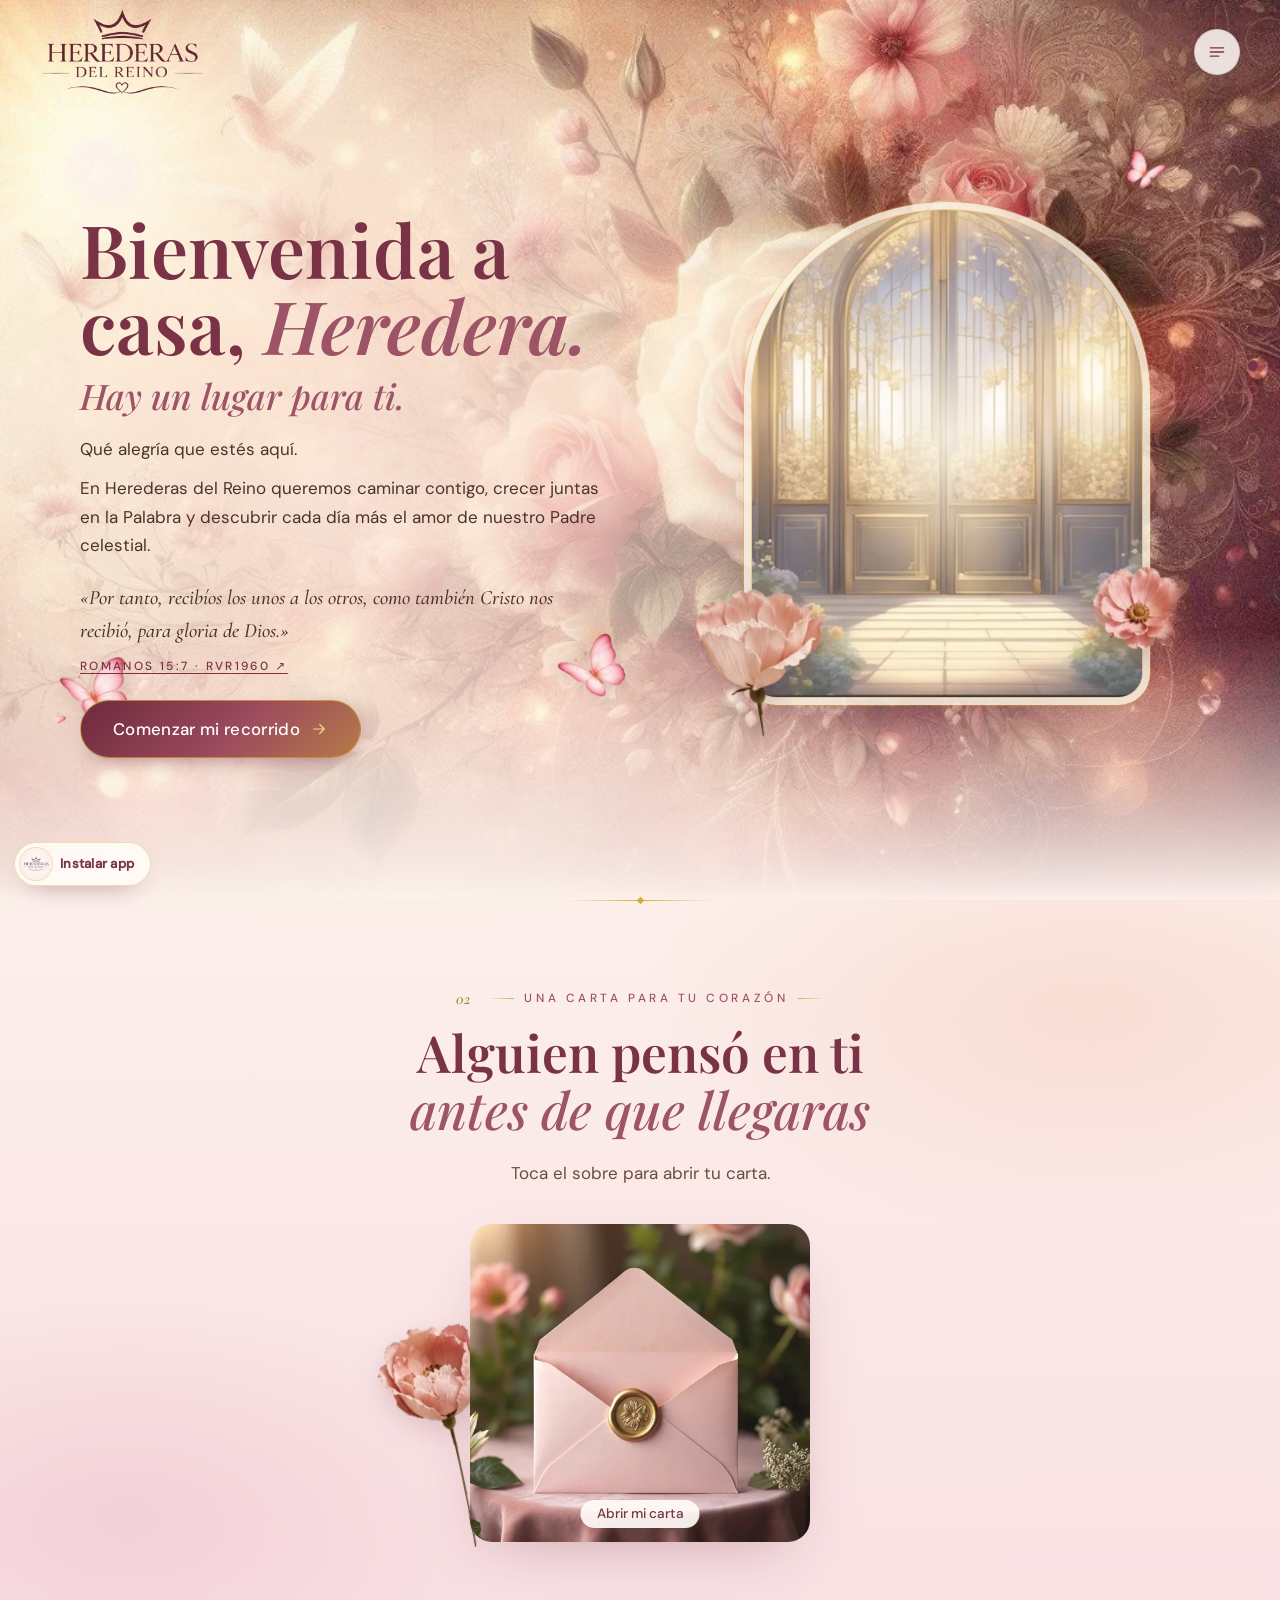
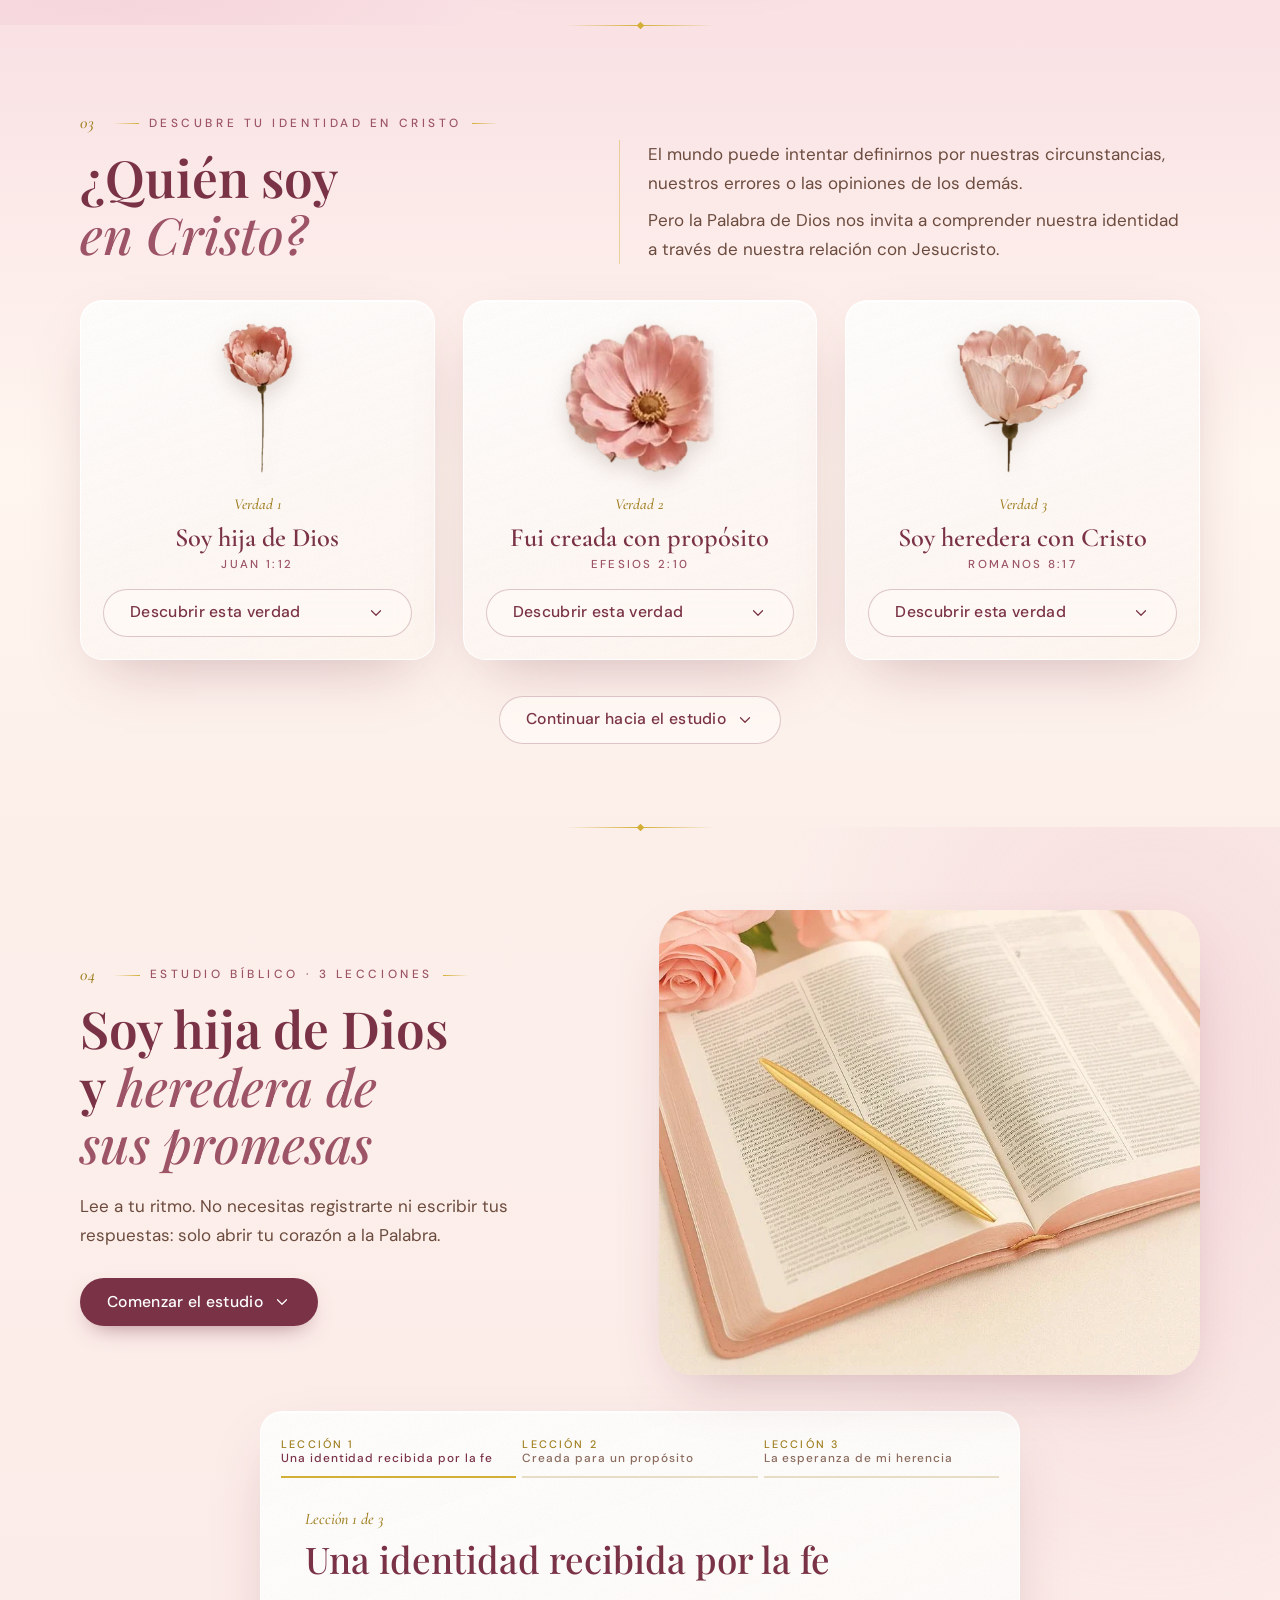
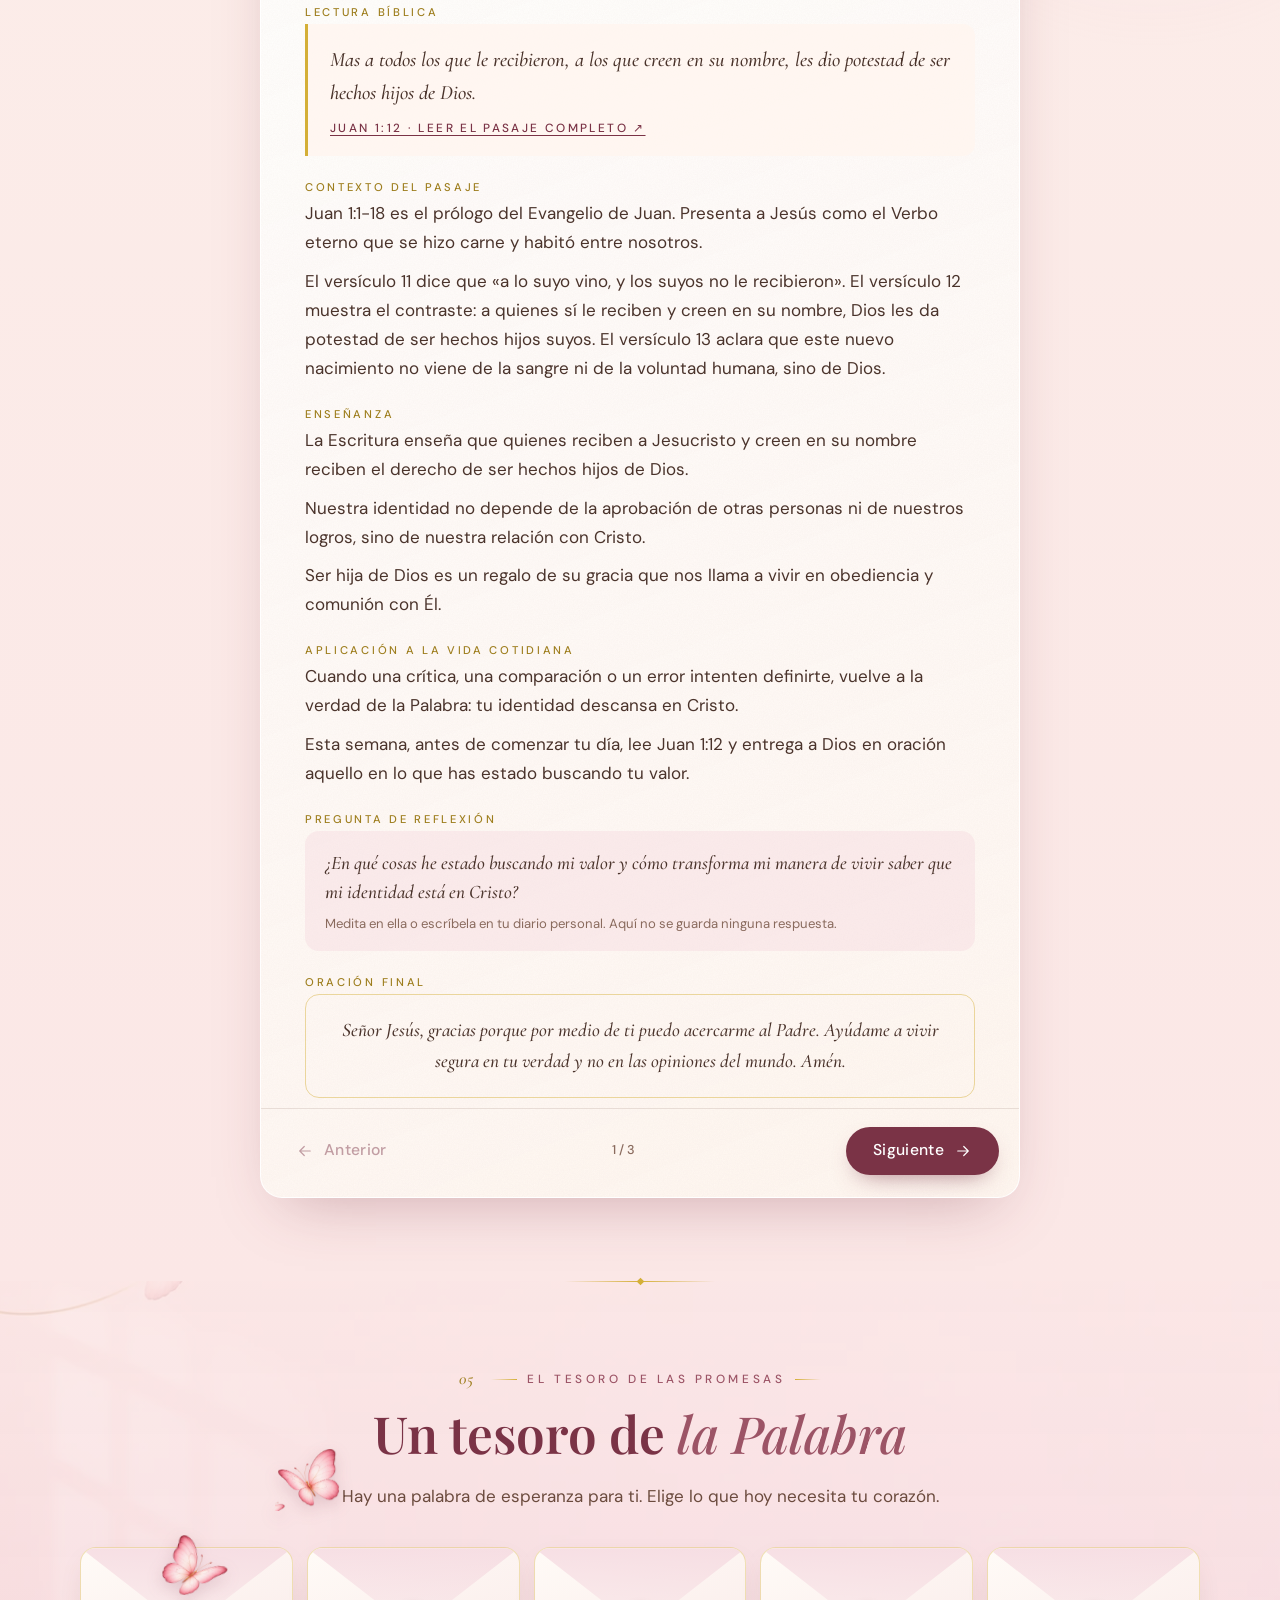
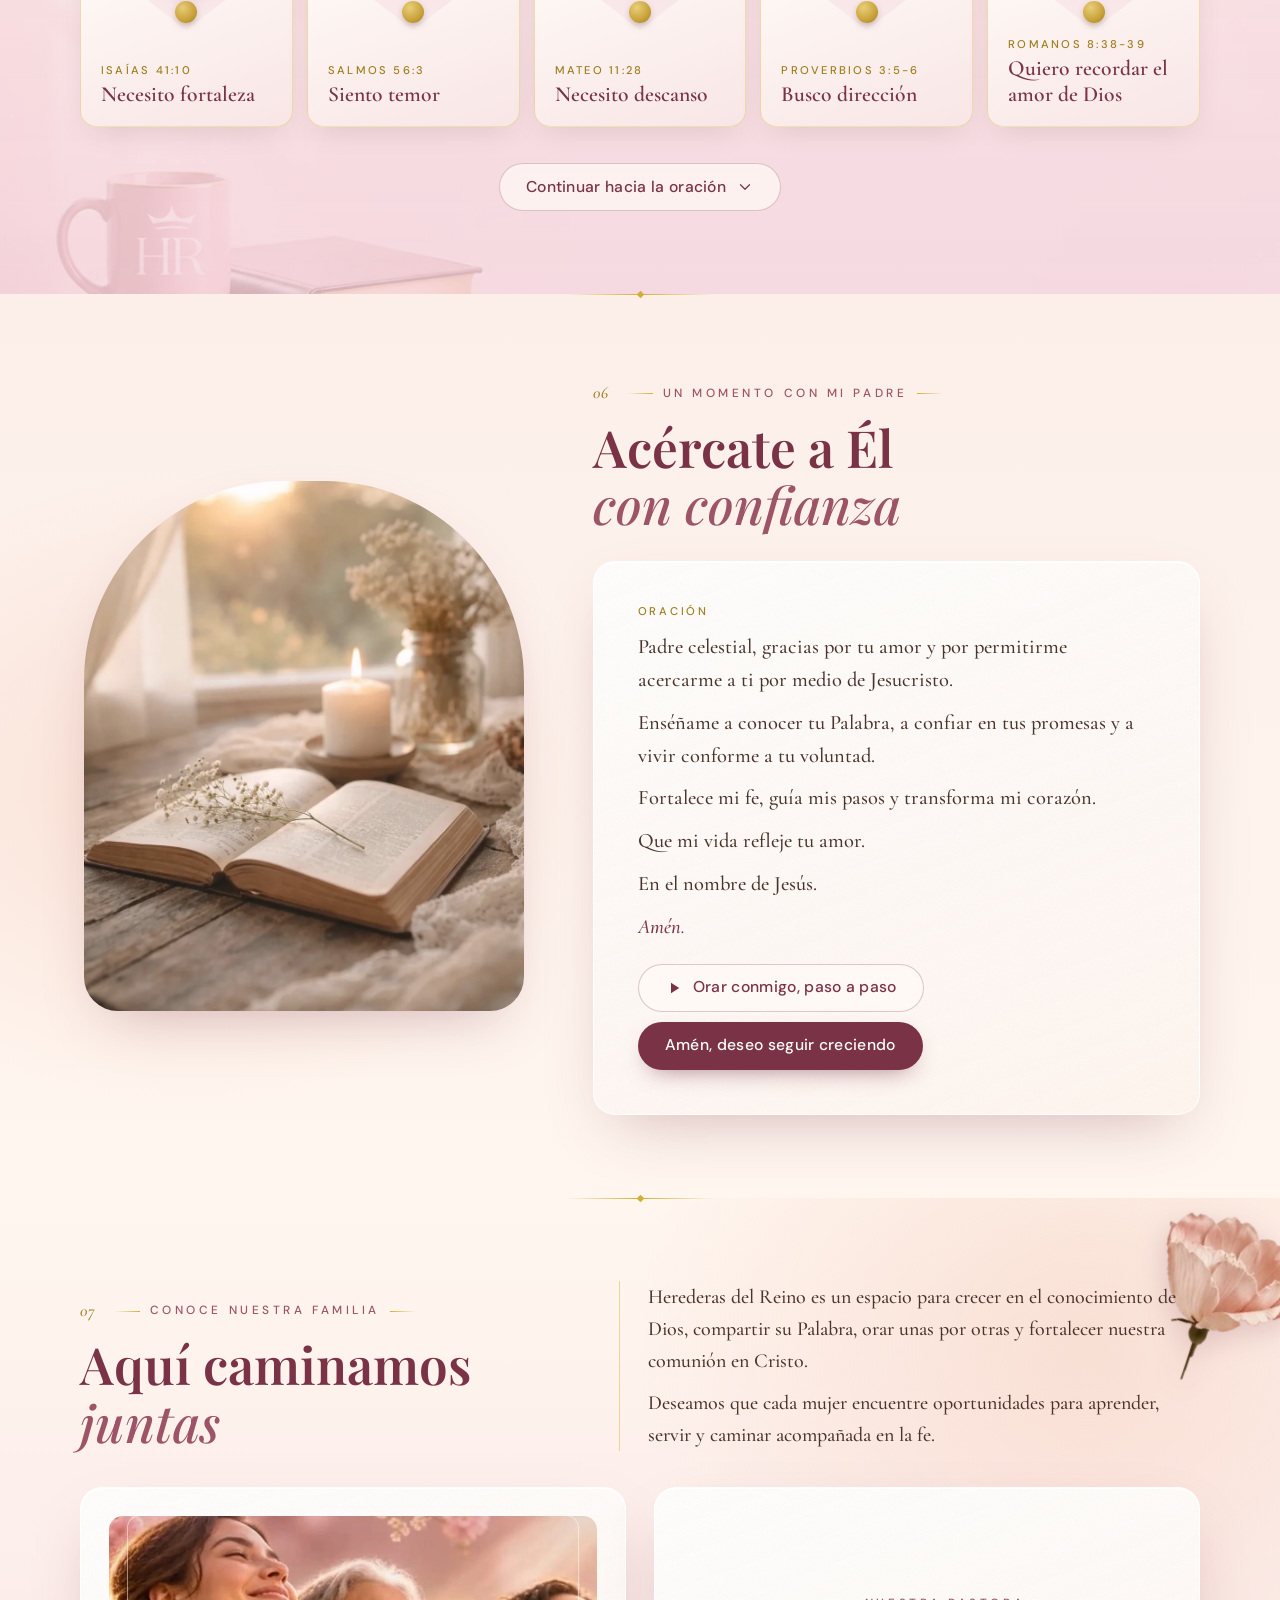
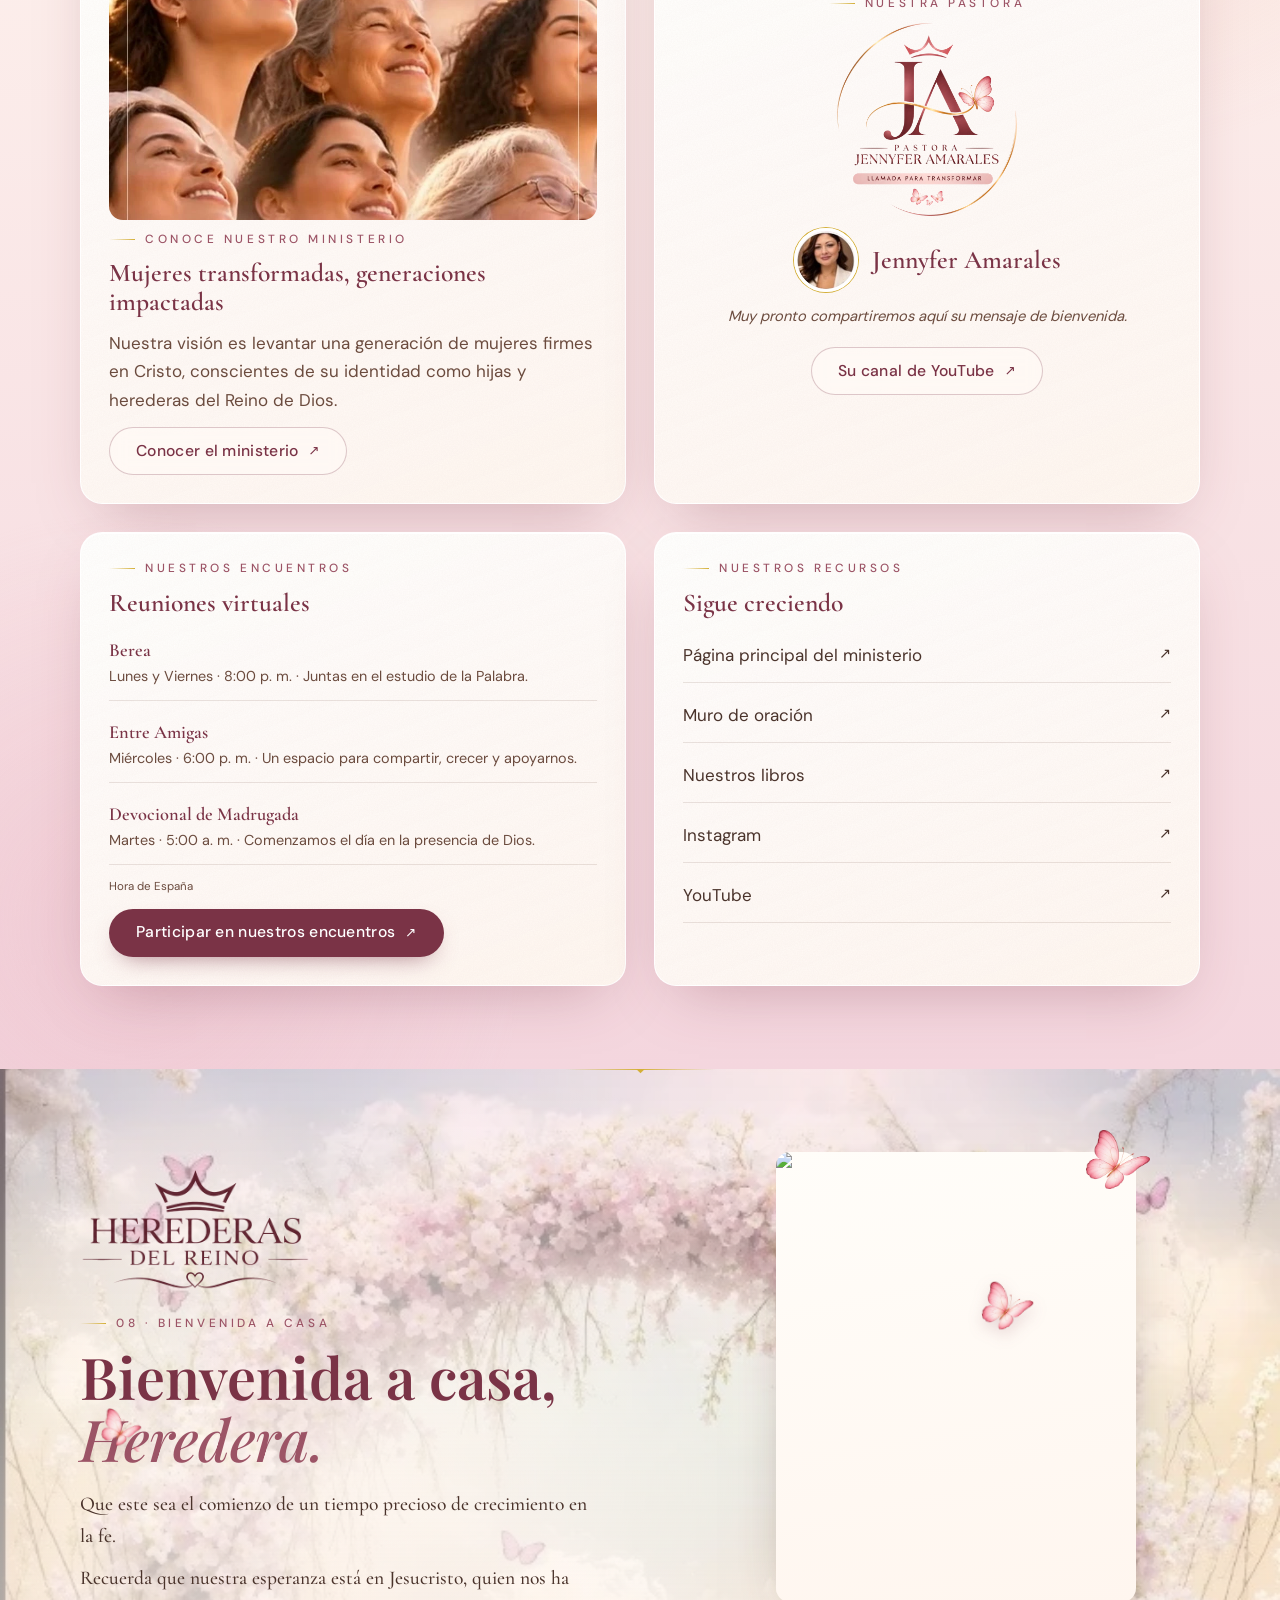
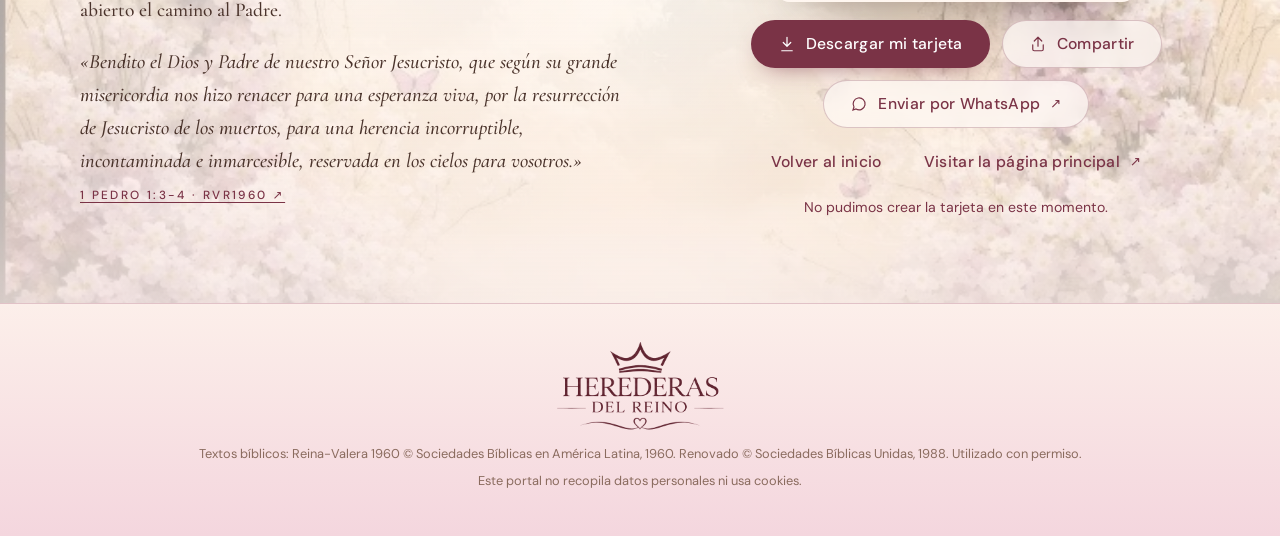
<file: sitio/bienvenida/index.html>
<!DOCTYPE html>
<!-- Copia de Herederas-Del-Reino/bienvenida (1f99c89 2026-11-05). No editar aquí: editar el repositorio bienvenida y volver a sincronizar. -->
<html lang="es">
<head>
<meta charset="UTF-8">
<meta name="viewport" content="width=device-width, initial-scale=1">
<title>Bienvenida a casa, Heredera · Herederas del Reino</title>
<meta name="description" content="Un encuentro con el amor de Dios, su Palabra y sus promesas. Un recorrido de bienvenida de Herederas del Reino.">
<meta name="theme-color" content="#FFF6EF">
<meta name="referrer" content="strict-origin-when-cross-origin">
<meta http-equiv="Content-Security-Policy" content="default-src 'self'; img-src 'self' data: blob:; style-src 'self' 'unsafe-inline'; font-src 'self'; script-src 'self'; media-src 'self'; connect-src 'self'; base-uri 'self'; form-action 'none'">
<link rel="canonical" href="https://herederas-del-reino.github.io/bienvenida/">
<meta property="og:type" content="website">
<meta property="og:locale" content="es_CO">
<meta property="og:title" content="Bienvenida a casa, Heredera">
<meta property="og:description" content="Un encuentro con el amor de Dios, su Palabra y sus promesas.">
<meta property="og:url" content="https://herederas-del-reino.github.io/bienvenida/">
<meta property="og:image" content="https://herederas-del-reino.github.io/bienvenida/assets/images/og-bienvenida.jpg">
<meta name="twitter:card" content="summary_large_image">
<link rel="icon" type="image/png" href="assets/icons/favicon.png">
<link rel="apple-touch-icon" href="/assets/app/iconos/apple-touch-icon.png">
<link rel="preload" href="assets/images/puerta.webp" as="image">
<link rel="preload" href="assets/fonts/playfair-display.woff2" as="font" type="font/woff2" crossorigin>
<link rel="stylesheet" href="css/fonts.css?v=3">
<link rel="stylesheet" href="css/variables.css?v=3">
<link rel="stylesheet" href="css/base.css?v=3">
<link rel="stylesheet" href="css/layout.css?v=3">
<link rel="stylesheet" href="css/components.css?v=3">
<link rel="stylesheet" href="css/animations.css?v=3">
<link rel="stylesheet" href="css/responsive.css?v=3">
<!-- App Herederas del Reino (agregado por herramientas/sincronizar-bienvenida.mjs) -->
<link rel="manifest" href="/manifest.webmanifest">
<meta name="mobile-web-app-capable" content="yes">
<meta name="apple-mobile-web-app-capable" content="yes">
<meta name="apple-mobile-web-app-title" content="Herederas">
<meta name="apple-mobile-web-app-status-bar-style" content="default">
<link rel="stylesheet" href="/assets/app/app.css?v=3">
<script src="/assets/app/app.js?v=3"></script>
</head>
<body>
<a class="saltar" href="#carta">Saltar al recorrido</a>

<!-- Iconos reutilizables -->
<svg width="0" height="0" style="position:absolute" aria-hidden="true">
  <symbol id="i-menu" viewBox="0 0 24 24" fill="none" stroke="currentColor" stroke-width="1.6" stroke-linecap="round"><path d="M4 7h16M4 12h16M4 17h10"/></symbol>
  <symbol id="i-cerrar" viewBox="0 0 24 24" fill="none" stroke="currentColor" stroke-width="1.6" stroke-linecap="round"><path d="M6 6l12 12M18 6 6 18"/></symbol>
  <symbol id="i-abajo" viewBox="0 0 24 24" fill="none" stroke="currentColor" stroke-width="1.6" stroke-linecap="round" stroke-linejoin="round"><path d="m6 9 6 6 6-6"/></symbol>
  <symbol id="i-flecha" viewBox="0 0 24 24" fill="none" stroke="currentColor" stroke-width="1.6" stroke-linecap="round" stroke-linejoin="round"><path d="M5 12h14M13 6l6 6-6 6"/></symbol>
  <symbol id="i-atras" viewBox="0 0 24 24" fill="none" stroke="currentColor" stroke-width="1.6" stroke-linecap="round" stroke-linejoin="round"><path d="M19 12H5M11 6l-6 6 6 6"/></symbol>
  <symbol id="i-copiar" viewBox="0 0 24 24" fill="none" stroke="currentColor" stroke-width="1.6"><rect x="8" y="8" width="12" height="12" rx="2.5"/><path d="M16 8V6a2 2 0 0 0-2-2H6a2 2 0 0 0-2 2v8a2 2 0 0 0 2 2h2"/></symbol>
  <symbol id="i-compartir" viewBox="0 0 24 24" fill="none" stroke="currentColor" stroke-width="1.6" stroke-linecap="round" stroke-linejoin="round"><path d="M12 15V3M7 8l5-5 5 5M5 13v6a2 2 0 0 0 2 2h10a2 2 0 0 0 2-2v-6"/></symbol>
  <symbol id="i-descargar" viewBox="0 0 24 24" fill="none" stroke="currentColor" stroke-width="1.6" stroke-linecap="round" stroke-linejoin="round"><path d="M12 3v12M7 10l5 5 5-5M5 21h14"/></symbol>
  <symbol id="i-whatsapp" viewBox="0 0 24 24" fill="none" stroke="currentColor" stroke-width="1.6"><path d="M4 20l1.3-4A8 8 0 1 1 8 18.7Z"/></symbol>
  <symbol id="i-play" viewBox="0 0 24 24"><path d="M8 5v14l11-7Z" fill="currentColor"/></symbol>
  <symbol id="i-pausa" viewBox="0 0 24 24"><path d="M7 5h4v14H7zM13 5h4v14h-4z" fill="currentColor"/></symbol>
  <symbol id="i-nota" viewBox="0 0 24 24" fill="none" stroke="currentColor" stroke-width="1.6" stroke-linecap="round"><path d="M9 18V5l11-2v13"/><circle cx="6.5" cy="18" r="2.5"/><circle cx="17.5" cy="16" r="2.5"/></symbol>
</svg>

<!-- Barra compacta con progreso del recorrido -->
<header class="barra" id="barra">
  <a class="barra__marca" href="#puerta" aria-label="Herederas del Reino · volver al inicio del recorrido">
    <img class="barra__logo" src="assets/images/logo-oficial.webp" alt="Herederas del Reino" width="516" height="274">
  </a>
  <span class="barra__actual" id="barra-actual" aria-live="polite">Bienvenida</span>
  <button class="icono-boton" type="button" id="abrir-indice" aria-haspopup="dialog" aria-controls="indice" aria-label="Ver los momentos del recorrido"><svg aria-hidden="true"><use href="#i-menu"/></svg></button>
  <div class="progreso" role="progressbar" aria-label="Progreso del recorrido" aria-valuemin="0" aria-valuemax="100" aria-valuenow="0" id="progreso"><span></span></div>
</header>

<dialog class="indice" id="indice" aria-labelledby="titulo-indice">
  <div class="indice__panel">
    <button class="icono-boton" type="button" data-cerrar-indice aria-label="Cerrar el índice"><svg aria-hidden="true"><use href="#i-cerrar"/></svg></button>
    <h2 id="titulo-indice">Tu recorrido</h2>
    <ol id="indice-lista"></ol>
  </div>
</dialog>
<ol class="puntos" id="puntos" aria-label="Momentos del recorrido"></ol>

<main id="contenido">

<!-- ===================== 01 · LA PUERTA DE BIENVENIDA ===================== -->
<section class="momento puerta" id="puerta" data-nombre="La puerta de bienvenida" aria-labelledby="titulo-puerta">
  <div class="mariposas" data-mariposas="4" aria-hidden="true"></div>
  <div class="contenedor puerta__grid">
    <figure class="puerta__marco aparecer" data-retraso="1">
      <div class="puerta__ventana">
        <img class="puerta__img" src="assets/images/puerta.webp" alt="Una puerta arqueada, iluminada por luz cálida, entre flores" width="846" height="614" fetchpriority="high">
        <span class="puerta__luz" aria-hidden="true"></span>
      </div>
      <img class="puerta__flor puerta__flor--izq" src="assets/images/peonia-1.webp" alt="" aria-hidden="true">
      <img class="puerta__flor puerta__flor--der" src="assets/images/anemona.webp" alt="" aria-hidden="true">
    </figure>
    <div class="puerta__texto">
      <h1 id="titulo-puerta" class="aparecer" data-retraso="1">Bienvenida a casa, <em>Heredera.</em></h1>
      <p class="puerta__subtitulo aparecer" data-retraso="2">Hay un lugar para ti.</p>
      <div class="puerta__cuerpo aparecer" data-retraso="2">
        <p>Qué alegría que estés aquí.</p>
        <p>En Herederas del Reino queremos caminar contigo, crecer juntas en la Palabra y descubrir cada día más el amor de nuestro Padre celestial.</p>
      </div>
      <blockquote class="puerta__versiculo aparecer" data-retraso="3" data-versiculo="Romanos 15:7"></blockquote>
      <div class="botones aparecer" data-retraso="3">
        <button class="boton boton--protagonista" type="button" id="comenzar">Comenzar mi recorrido <svg aria-hidden="true"><use href="#i-flecha"/></svg></button>
      </div>
    </div>
  </div>
  <div class="puerta__velo" id="velo" aria-hidden="true"></div>
</section>

<!-- ===================== 02 · UNA CARTA PARA TU CORAZÓN ===================== -->
<section class="momento carta-seccion" id="carta" data-nombre="Una carta para tu corazón" aria-labelledby="titulo-carta-seccion">
  <div class="lectura">
    <header class="momento__cabecera aparecer">
      <span class="momento__numero">02</span>
      <span class="etiqueta">Una carta para tu corazón</span>
      <h2 id="titulo-carta-seccion">Alguien pensó en ti <em>antes de que llegaras</em></h2>
      <p>Toca el sobre para abrir tu carta.</p>
    </header>
    <div class="carta-contenedor" style="position:relative">
      <img class="flor-deco flor-deco--carta" src="assets/images/peonia-2.webp" alt="" aria-hidden="true" loading="lazy">
      <button class="sobre aparecer" type="button" id="sobre" aria-expanded="false" aria-controls="carta-papel">
        <img src="assets/images/sobre.webp" alt="Sobre rosa empolvado cerrado con un sello de cera dorado" width="636" height="595" loading="lazy">
        <span class="sobre__brillo" aria-hidden="true"></span>
        <span class="sobre__pista">Abrir mi carta</span>
      </button>
      <article class="carta papel" id="carta-papel" aria-labelledby="titulo-carta" hidden tabindex="-1">
        <span class="carta__sello" aria-hidden="true"><img src="assets/images/hr-insignia.webp" alt="" width="30" height="27"></span>
        <h3 id="titulo-carta">Querida Heredera,</h3>
        <div class="carta__cuerpo" tabindex="0" aria-label="Texto de la carta">
          <p>Hoy queremos recordarte que eres profundamente amada por Dios.</p>
          <p>Tal vez llegas con alegrías, preguntas, sueños o cargas que nadie conoce.</p>
          <p>Nuestro deseo es que en este lugar encuentres mujeres dispuestas a caminar contigo, una comunidad que busca honrar a Cristo y oportunidades para crecer en el conocimiento de su Palabra.</p>
          <p>No necesitas demostrar nada para recibir nuestra bienvenida.</p>
          <p>Deseamos que cada encuentro sea una oportunidad para acercarnos más al Señor, fortalecer nuestra fe y aprender a vivir conforme a su voluntad.</p>
          <p>Que este sea el comienzo de un tiempo precioso de crecimiento espiritual.</p>
          <p class="carta__firma">Con amor,<strong>Herederas del Reino.</strong></p>
        </div>
        <div class="carta__acciones">
          <button class="boton boton--texto" type="button" id="cerrar-carta">Guardar la carta</button>
          <a class="boton" href="#identidad">Continuar mi recorrido <svg aria-hidden="true"><use href="#i-flecha"/></svg></a>
        </div>
      </article>
    </div>
  </div>
</section>

<!-- ===================== 03 · IDENTIDAD EN CRISTO ===================== -->
<section class="momento identidad" id="identidad" data-nombre="¿Quién soy en Cristo?" aria-labelledby="titulo-identidad">
  <div class="contenedor">
    <div class="intro-dividida">
      <header class="momento__cabecera momento__cabecera--lado aparecer">
        <span class="momento__numero">03</span>
        <span class="etiqueta">Descubre tu identidad en Cristo</span>
        <h2 id="titulo-identidad">¿Quién soy <em>en Cristo?</em></h2>
      </header>
      <div class="identidad__intro aparecer" data-retraso="1">
        <p>El mundo puede intentar definirnos por nuestras circunstancias, nuestros errores o las opiniones de los demás.</p>
        <p>Pero la Palabra de Dios nos invita a comprender nuestra identidad a través de nuestra relación con Jesucristo.</p>
      </div>
    </div>
    <div class="verdades" id="verdades"><!-- data/verses.js · IDENTIDAD --></div>
    <div class="momento__pie"><a class="boton boton--claro" href="#estudio">Continuar hacia el estudio <svg aria-hidden="true"><use href="#i-abajo"/></svg></a></div>
  </div>
</section>

<!-- ===================== 04 · ESTUDIO BÍBLICO ===================== -->
<section class="momento estudio" id="estudio" data-nombre="Estudio bíblico" aria-labelledby="titulo-estudio">
  <div class="contenedor">
    <div class="estudio__intro">
      <header class="momento__cabecera momento__cabecera--lado estudio__cabecera aparecer">
        <span class="momento__numero">04</span>
        <span class="etiqueta">Estudio bíblico · 3 lecciones</span>
        <h2 id="titulo-estudio">Soy hija de Dios y <em>heredera de sus promesas</em></h2>
        <p>Lee a tu ritmo. No necesitas registrarte ni escribir tus respuestas: solo abrir tu corazón a la Palabra.</p>
        <a class="boton estudio__acceso" href="#lector">Comenzar el estudio <svg aria-hidden="true"><use href="#i-abajo"/></svg></a>
      </header>
      <figure class="estudio__portada aparecer" data-retraso="1">
        <img src="assets/images/biblia-rosa.webp" alt="Biblia abierta con una pluma dorada sobre sus páginas" width="816" height="702" loading="lazy">
      </figure>
    </div>
    <div class="lector papel aparecer" id="lector">
      <nav class="lector__barra" aria-label="Lecciones del estudio">
        <ol class="lector__pasos" id="lector-pasos"></ol>
      </nav>
      <div class="lector__cuerpo" id="lector-cuerpo" aria-live="polite" tabindex="-1"></div>
      <div class="lector__navegacion" id="lector-navegacion">
        <button class="boton boton--texto" type="button" id="lector-anterior"><svg aria-hidden="true"><use href="#i-atras"/></svg> Anterior</button>
        <span class="lector__contador" id="lector-contador"></span>
        <button class="boton" type="button" id="lector-siguiente">Siguiente <svg aria-hidden="true"><use href="#i-flecha"/></svg></button>
      </div>
    </div>
  </div>
</section>

<!-- ===================== 05 · EL TESORO DE LAS PROMESAS ===================== -->
<section class="momento promesas" id="promesas" data-nombre="Un tesoro de la Palabra" aria-labelledby="titulo-promesas">
  <div class="mariposas" data-mariposas="2" aria-hidden="true"></div>
  <div class="contenedor">
    <header class="momento__cabecera aparecer">
      <span class="momento__numero">05</span>
      <span class="etiqueta">El tesoro de las promesas</span>
      <h2 id="titulo-promesas">Un tesoro de <em>la Palabra</em></h2>
      <p>Hay una palabra de esperanza para ti. Elige lo que hoy necesita tu corazón.</p>
    </header>
    <div class="cofre" id="cofre"><!-- data/verses.js · PROMESAS --></div>
    <div class="momento__pie"><a class="boton boton--claro" href="#oracion">Continuar hacia la oración <svg aria-hidden="true"><use href="#i-abajo"/></svg></a></div>
  </div>
  <dialog class="modal" id="modal-promesa" aria-labelledby="promesa-titulo">
    <div class="modal__papel papel">
      <button class="icono-boton modal__cerrar" type="button" data-cerrar-modal aria-label="Cerrar"><svg aria-hidden="true"><use href="#i-cerrar"/></svg></button>
      <span class="etiqueta" id="promesa-categoria"></span>
      <h3 id="promesa-titulo"></h3>
      <div class="modal__bloque"><p class="bloque-titulo">Texto bíblico</p><blockquote class="biblia" id="promesa-texto" style="margin:0"></blockquote></div>
      <div class="modal__bloque"><p class="bloque-titulo">Contexto del pasaje</p><p id="promesa-contexto"></p></div>
      <div class="modal__bloque"><p class="bloque-titulo">Para meditar</p><p id="promesa-reflexion"></p></div>
      <div class="modal__acciones">
        <button class="boton boton--claro" type="button" id="promesa-copiar"><svg aria-hidden="true"><use href="#i-copiar"/></svg> Copiar el versículo</button>
        <button class="boton" type="button" id="promesa-compartir"><svg aria-hidden="true"><use href="#i-compartir"/></svg> Compartir como tarjeta</button>
      </div>
      <p class="modal__estado" id="promesa-estado" role="status"></p>
    </div>
  </dialog>
</section>

<!-- ===================== 06 · UN MOMENTO CON MI PADRE ===================== -->
<section class="momento oracion" id="oracion" data-nombre="Un momento con mi Padre" aria-labelledby="titulo-oracion">
  <div class="contenedor">
    <div class="oracion__grid">
      <figure class="oracion__foto aparecer">
        <img src="assets/images/ventana-biblia.webp" alt="Biblia abierta junto a una ventana con luz cálida, una vela encendida y flores secas" width="980" height="1470" loading="lazy">
      </figure>
      <div class="oracion__columna">
      <header class="momento__cabecera momento__cabecera--lado oracion__cabecera aparecer">
        <span class="momento__numero">06</span>
        <span class="etiqueta">Un momento con mi Padre</span>
        <h2 id="titulo-oracion">Acércate a Él <em>con confianza</em></h2>
      </header>
      <div class="oracion__texto papel aparecer" data-retraso="1">
        <p class="bloque-titulo">Oración</p>
        <div class="oracion__lineas" id="oracion-lineas">
          <p>Padre celestial, gracias por tu amor y por permitirme acercarme a ti por medio de Jesucristo.</p>
          <p>Enséñame a conocer tu Palabra, a confiar en tus promesas y a vivir conforme a tu voluntad.</p>
          <p>Fortalece mi fe, guía mis pasos y transforma mi corazón.</p>
          <p>Que mi vida refleje tu amor.</p>
          <p>En el nombre de Jesús.</p>
          <p class="amen">Amén.</p>
        </div>
        <div class="oracion__audio" id="oracion-audio" hidden></div>
        <div class="oracion__controles">
          <button class="boton boton--claro" type="button" id="orar-conmigo" aria-pressed="false"><svg aria-hidden="true"><use href="#i-play"/></svg> <span>Orar conmigo, paso a paso</span></button>
          <a class="boton" href="#familia" id="amen">Amén, deseo seguir creciendo</a>
        </div>
      </div>
      </div>
    </div>
  </div>
</section>

<!-- ===================== 07 · CONOCE NUESTRA FAMILIA ===================== -->
<section class="momento familia" id="familia" data-nombre="Aquí caminamos juntas" aria-labelledby="titulo-familia">
  <img class="flor-deco flor-deco--familia" src="assets/images/peonia-1.webp" alt="" aria-hidden="true" loading="lazy">
  <div class="contenedor">
    <div class="intro-dividida">
      <header class="momento__cabecera momento__cabecera--lado aparecer">
        <span class="momento__numero">07</span>
        <span class="etiqueta">Conoce nuestra familia</span>
        <h2 id="titulo-familia">Aquí caminamos <em>juntas</em></h2>
      </header>
      <div class="familia__mensaje aparecer" data-retraso="1">
        <p>Herederas del Reino es un espacio para crecer en el conocimiento de Dios, compartir su Palabra, orar unas por otras y fortalecer nuestra comunión en Cristo.</p>
        <p>Deseamos que cada mujer encuentre oportunidades para aprender, servir y caminar acompañada en la fe.</p>
      </div>
    </div>
    <div class="familia__grid" id="familia-grid">
      <article class="familia__tarjeta papel aparecer">
        <img class="familia__foto" src="assets/images/mujeres-proposito.webp" alt="Mujeres de distintas edades sonriendo con el rostro hacia la luz" width="899" height="700" loading="lazy">
        <span class="etiqueta">Conoce nuestro ministerio</span>
        <h3>Mujeres transformadas, generaciones impactadas</h3>
        <p>Nuestra visión es levantar una generación de mujeres firmes en Cristo, conscientes de su identidad como hijas y herederas del Reino de Dios.</p>
        <a class="boton boton--claro externo" data-enlace="sitio" href="#" target="_blank" rel="noopener">Conocer el ministerio</a>
      </article>
      <article class="familia__tarjeta familia__tarjeta--pastora papel aparecer" data-retraso="1">
        <span class="etiqueta">Nuestra pastora</span>
        <img class="pastora__logo" src="assets/images/pastora-ja.webp" alt="Logotipo de la Pastora Jennyfer Amarales: Llamada para transformar" width="640" height="686" loading="lazy">
        <div class="pastora">
          <img id="pastora-foto" src="assets/images/pastora-foto.webp" alt="Pastora Jennyfer Amarales" width="64" height="64" loading="lazy">
          <h3 id="pastora-nombre">Jennyfer Amarales</h3>
        </div>
        <p id="pastora-mensaje"></p>
        <a class="boton boton--claro externo" data-enlace="youtube" href="#" target="_blank" rel="noopener">Su canal de YouTube</a>
      </article>
      <article class="familia__tarjeta papel aparecer" data-retraso="2">
        <span class="etiqueta">Nuestros encuentros</span>
        <h3>Reuniones virtuales</h3>
        <ul class="encuentros-lista" id="encuentros-lista"></ul>
        <p class="aviso-biblia" id="encuentros-zona"></p>
        <a class="boton externo" id="participar" href="#" target="_blank" rel="noopener" hidden>Participar en nuestros encuentros</a>
      </article>
      <article class="familia__tarjeta papel aparecer" data-retraso="3">
        <span class="etiqueta">Nuestros recursos</span>
        <h3>Sigue creciendo</h3>
        <ul class="enlaces-lista">
          <li><a class="externo" data-enlace="sitio" href="#" target="_blank" rel="noopener">Página principal del ministerio</a></li>
          <li><a class="externo" data-enlace="sitioMuro" href="#" target="_blank" rel="noopener">Muro de oración</a></li>
          <li><a class="externo" data-enlace="sitioLibros" href="#" target="_blank" rel="noopener">Nuestros libros</a></li>
          <li><a class="externo" data-enlace="instagram" href="#" target="_blank" rel="noopener">Instagram</a></li>
          <li><a class="externo" data-enlace="youtube" href="#" target="_blank" rel="noopener">YouTube</a></li>
        </ul>
      </article>
    </div>
  </div>
</section>

<!-- ===================== 08 · BIENVENIDA A CASA ===================== -->
<section class="momento final" id="final" data-nombre="Bienvenida a casa" aria-labelledby="titulo-final">
  <div class="mariposas" data-mariposas="2" aria-hidden="true"></div>
  <div class="contenedor final__grid">
    <div class="final__texto aparecer">
      <img class="final__logo" src="assets/images/logo-oficial.webp" alt="Herederas del Reino" width="516" height="274" loading="lazy">
      <span class="etiqueta">08 · Bienvenida a casa</span>
      <h2 id="titulo-final" style="margin-top:12px">Bienvenida a casa, <em>Heredera.</em></h2>
      <div class="final__mensaje">
        <p>Que este sea el comienzo de un tiempo precioso de crecimiento en la fe.</p>
        <p>Recuerda que nuestra esperanza está en Jesucristo, quien nos ha abierto el camino al Padre.</p>
      </div>
      <blockquote class="final__versiculo" data-versiculo="1 Pedro 1:3-4"></blockquote>
    </div>
    <div class="aparecer" data-retraso="1">
      <figure class="tarjeta-vista" style="margin-top:0;margin-bottom:0">
        <img id="tarjeta-imagen" alt="Tarjeta de bienvenida: Herederas del Reino. Bienvenida, Heredera. Romanos 8:17." width="1080" height="1350">
        <img class="tarjeta-vista__mariposa" src="assets/images/mariposa-1.webp" alt="" width="64" height="58" loading="lazy" aria-hidden="true">
      </figure>
      <div class="final__acciones">
        <div class="botones">
          <button class="boton" type="button" id="tarjeta-descargar"><svg aria-hidden="true"><use href="#i-descargar"/></svg> Descargar mi tarjeta</button>
          <button class="boton boton--claro" type="button" id="tarjeta-compartir" hidden><svg aria-hidden="true"><use href="#i-compartir"/></svg> Compartir</button>
          <a class="boton boton--claro externo" id="tarjeta-whatsapp" href="#" target="_blank" rel="noopener"><svg aria-hidden="true"><use href="#i-whatsapp"/></svg> Enviar por WhatsApp</a>
        </div>
        <div class="botones">
          <a class="boton boton--texto" href="#puerta">Volver al inicio</a>
          <a class="boton boton--texto externo" data-enlace="sitio" href="#" target="_blank" rel="noopener">Visitar la página principal</a>
        </div>
        <p class="final__estado" id="tarjeta-estado" role="status"></p>
      </div>
    </div>
  </div>
</section>

</main>

<footer class="pie">
  <img src="assets/images/logo-oficial.webp" alt="Herederas del Reino" width="516" height="274" loading="lazy">
  <p id="aviso-biblia"></p>
  <p>Este portal no recopila datos personales ni usa cookies.</p>
</footer>

<!-- Música opcional (se muestra solo si hay un archivo autorizado en data/config.js) -->
<div class="musica" id="musica" hidden>
  <button class="icono-boton" type="button" id="musica-boton" aria-pressed="false" aria-label="Reproducir música instrumental"><svg aria-hidden="true"><use href="#i-nota"/></svg></button>
  <input type="range" id="musica-volumen" min="0" max="1" step="0.05" value="0.25" aria-label="Volumen de la música" hidden>
  <audio id="musica-audio" preload="none" loop></audio>
</div>

<script type="module" src="js/main.js"></script>
</body>
</html>
</file>
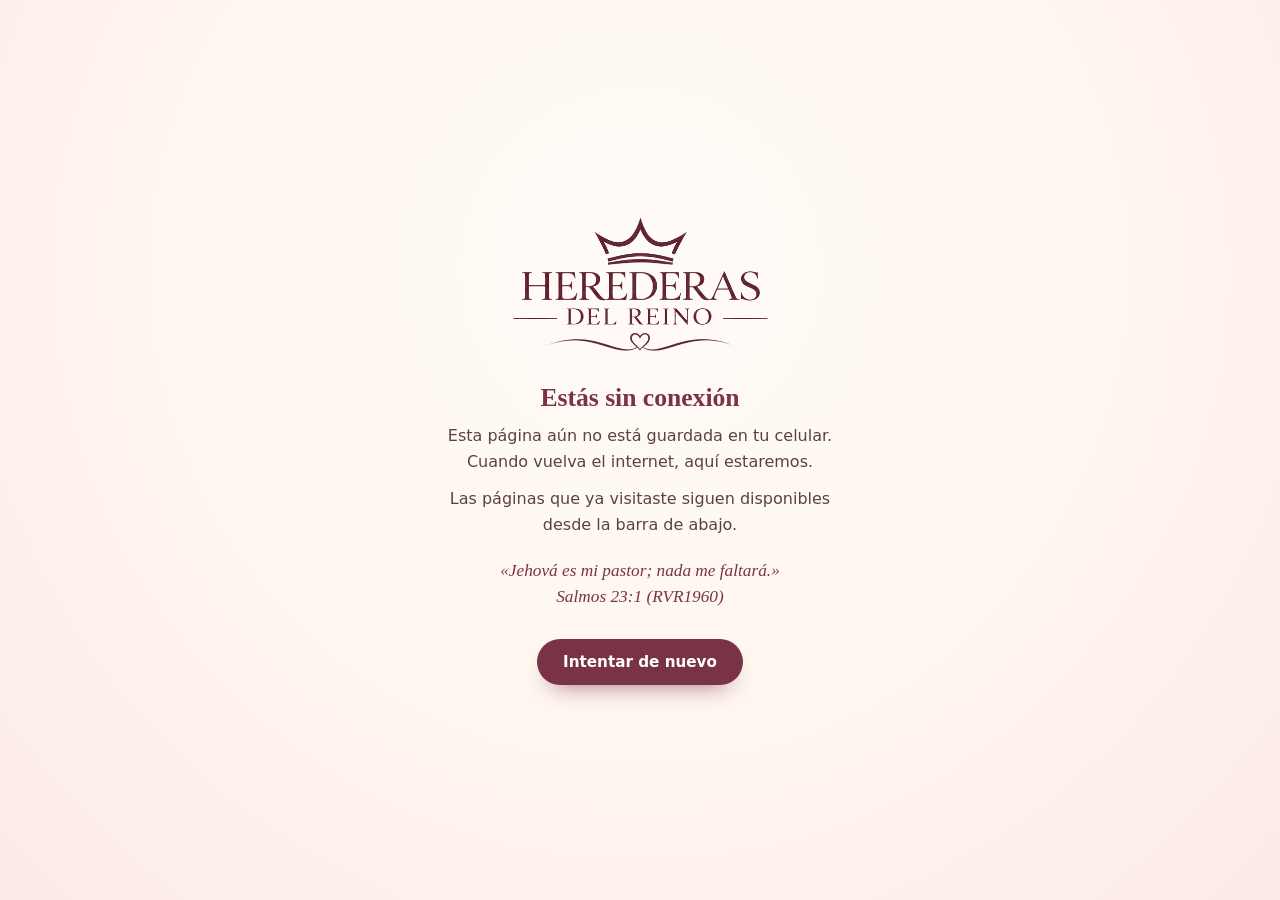
<file: offline.html>
<!DOCTYPE html>
<html lang="es">
<head>
<meta charset="UTF-8">
<meta name="viewport" content="width=device-width, initial-scale=1, viewport-fit=cover">
<meta http-equiv="Content-Security-Policy" content="default-src 'self'; script-src 'self'; style-src 'self' 'unsafe-inline' https://fonts.googleapis.com; font-src 'self' https://fonts.gstatic.com; img-src 'self' data: blob:; media-src 'self' https://incompetech.com; connect-src 'self' https://docs.google.com https://*.googleusercontent.com; frame-src 'none'; object-src 'none'; worker-src 'self'; manifest-src 'self'; base-uri 'self'; form-action 'self' https://docs.google.com; upgrade-insecure-requests">
<meta name="referrer" content="strict-origin-when-cross-origin">
<title>Sin conexión · Herederas del Reino</title>
<meta name="robots" content="noindex">
<meta name="theme-color" content="#FFF6EF">
<link rel="manifest" href="/manifest.webmanifest">
<link rel="stylesheet" href="/assets/app/app.css?v=3">
<script src="/assets/app/app.js?v=3"></script>
<style>
  body { margin: 0; min-height: 100svh; display: grid; place-items: center; padding: 28px 22px; box-sizing: border-box;
    background: radial-gradient(circle at 50% 30%, #FFFBF7, #FFF6EF 55%, #FBEAE6); color: #5B4146;
    font-family: 'DM Sans', system-ui, -apple-system, 'Segoe UI', sans-serif; text-align: center; }
  main { max-width: 420px; }
  img { width: min(260px, 70vw); height: auto; }
  h1 { margin: 26px 0 10px; color: #7A3346; font: 600 1.6rem/1.2 'Playfair Display', Georgia, serif; }
  p { margin: 0 0 12px; line-height: 1.6; }
  .versiculo { margin-top: 20px; color: #7A3346; font: italic 1.08rem/1.5 'Cormorant Garamond', Georgia, serif; }
  button { margin-top: 18px; min-height: 46px; padding: 10px 26px; border: 0; border-radius: 999px; cursor: pointer;
    background: #7A3346; color: #fff; font: 600 .95rem 'DM Sans', system-ui, sans-serif; box-shadow: 0 12px 24px -14px rgba(122,51,70,.85); }
  button:focus-visible { outline: 2px solid #7A3346; outline-offset: 3px; }
</style>
</head>
<body>
<main>
  <img src="/assets/img/logo-oficial.webp" alt="Herederas del Reino" width="516" height="274">
  <h1>Estás sin conexión</h1>
  <p>Esta página aún no está guardada en tu celular. Cuando vuelva el internet, aquí estaremos.</p>
  <p>Las páginas que ya visitaste siguen disponibles desde la barra de abajo.</p>
  <p class="versiculo">«Jehová es mi pastor; nada me faltará.»<br>Salmos 23:1 (RVR1960)</p>
  <button type="button" id="reintentar">Intentar de nuevo</button>
</main>
<script src="/assets/app/offline.js"></script>
</body>
</html>
</file>
<file: assets/css/sitio.css>
/* =====================================================================
   HEREDERAS DEL REINO — Sistema visual
   Tokens de diseño centralizados + componentes reutilizables
   ===================================================================== */
:root {
  /* Paleta oficial */
  --marfil: #FFF6EF;
  --rosa-empolvado: #F4D6DE;
  --rosa-antiguo: #E8B4C2;
  --durazno: #F3C7B5;
  --dorado: #D4AF37;
  --beige: #E7DCC6;
  --marron: #6B4B3E;

  /* Tonos de apoyo tomados de los afiches oficiales */
  --vino: #7A3346;          /* títulos y botones (afiches “Nuestros Encuentros”, “Síguenos”) */
  --vino-suave: #9C5466;
  --malva: #C98E9C;         /* placa del logotipo */
  --tinta: #4A332B;         /* texto largo, más contraste que el marrón */
  --texto-suave: #7C6158;
  --linea: rgba(107, 75, 62, .16);
  --blanco-vidrio: rgba(255, 250, 246, .72);

  /* Tipografía */
  --f-titulo: 'Playfair Display', 'Cormorant Garamond', Georgia, serif;
  --f-marca: 'Cormorant Garamond', Georgia, serif;
  --f-texto: 'DM Sans', 'Montserrat', system-ui, sans-serif;

  /* Escala */
  --radio-s: 14px; --radio: 22px; --radio-l: 34px;
  --sombra-suave: 0 10px 30px -12px rgba(107, 75, 62, .22);
  --sombra: 0 24px 60px -24px rgba(122, 51, 70, .35);
  --ancho: 1180px;
  --gutter: clamp(16px, 4vw, 40px);
  --t-lenta: 900ms cubic-bezier(.2, .7, .2, 1);
  color-scheme: light;
}

*, *::before, *::after { box-sizing: border-box; }
html { scroll-behavior: smooth; scroll-padding-top: 84px; -webkit-text-size-adjust: 100%; }
body {
  margin: 0;
  background: var(--marfil);
  color: var(--tinta);
  font-family: var(--f-texto);
  font-size: 1.0625rem;
  line-height: 1.65;
  -webkit-font-smoothing: antialiased;
  overflow-x: hidden;
}
img { max-width: 100%; height: auto; display: block; }
a { color: var(--vino); }
h1, h2, h3 { font-family: var(--f-titulo); color: var(--vino); line-height: 1.12; margin: 0; font-weight: 600; }
p { margin: 0; }
:focus-visible { outline: 2px solid var(--vino); outline-offset: 3px; border-radius: 6px; }

.saltar {
  position: absolute; left: 12px; top: -60px; z-index: 100;
  background: var(--vino); color: #fff; padding: 10px 16px; border-radius: 10px; text-decoration: none;
}
.saltar:focus { top: 12px; }
.sr { position: absolute !important; width: 1px; height: 1px; overflow: hidden; clip: rect(0 0 0 0); white-space: nowrap; }

.contenedor { width: min(100% - 2 * var(--gutter), var(--ancho)); margin-inline: auto; }

/* ---------- Encabezados de sección ---------- */
.seccion { position: relative; padding: clamp(44px, 6vw, 76px) 0; isolation: isolate; } /* cada sección apila sus capas por dentro: nada pasa por encima del menú */
.cabecera { text-align: center; max-width: 720px; margin: 0 auto clamp(26px, 3.6vw, 40px); }
.antetitulo {
  display: inline-flex; align-items: center; gap: 12px;
  font: 500 .78rem/1 var(--f-texto); letter-spacing: .32em; text-transform: uppercase;
  color: var(--vino-suave);
}
.antetitulo::before, .antetitulo::after { content: ""; width: 28px; height: 1px; background: linear-gradient(90deg, transparent, var(--dorado)); }
.antetitulo::after { transform: scaleX(-1); }
.cabecera h2 { margin-top: 14px; font-size: clamp(2.1rem, 5vw, 3.4rem); }
.cabecera h2 em { font-style: italic; font-weight: 500; }
.cabecera p { margin-top: 16px; color: var(--texto-suave); font-size: 1.08rem; }
.filete {
  width: 150px; height: 1px; margin: 22px auto 0; position: relative;
  background: linear-gradient(90deg, transparent, var(--dorado), transparent);
}
.filete::after {
  content: ""; position: absolute; left: 50%; top: 50%; width: 7px; height: 7px;
  background: var(--dorado); transform: translate(-50%, -50%) rotate(45deg);
}

/* ---------- Botones ---------- */
.boton {
  --fondo: var(--vino);
  display: inline-flex; align-items: center; justify-content: center; gap: 10px;
  min-height: 48px; padding: 12px 26px;
  border-radius: 999px; border: 1px solid transparent;
  background: var(--fondo); color: #fff;
  font: 500 .98rem/1.2 var(--f-texto); letter-spacing: .02em; text-decoration: none;
  cursor: pointer;
  box-shadow: 0 10px 24px -12px rgba(122, 51, 70, .7);
  transition: transform .35s ease, box-shadow .35s ease, background .35s ease;
  position: relative; overflow: hidden;
}
.boton::after {               /* brillo que cruza al pasar el cursor */
  content: ""; position: absolute; inset: 0;
  background: linear-gradient(110deg, transparent 30%, rgba(255,255,255,.35) 50%, transparent 70%);
  transform: translateX(-120%); transition: transform .8s ease;
}
.boton:hover { transform: translateY(-2px); box-shadow: 0 16px 30px -14px rgba(122, 51, 70, .8); }
.boton:hover::after { transform: translateX(120%); }
.boton svg { width: 18px; height: 18px; flex: none; }
.boton--claro { --fondo: var(--blanco-vidrio); color: var(--vino); border-color: rgba(122, 51, 70, .25); backdrop-filter: blur(8px); box-shadow: none; }
.boton--claro:hover { --fondo: #fff; box-shadow: var(--sombra-suave); }
.boton--dorado { --fondo: linear-gradient(135deg, #C9A23A, #E2C46A); color: #4A332B; }
.acciones { display: flex; flex-wrap: wrap; gap: 14px; justify-content: center; }

/* Botón protagonista: el Muro de oración */
.boton--muro {
  --fondo: linear-gradient(135deg, #6E2A3C 0%, #9C4A5E 55%, #C79A3A 130%);
  color: #fff; border: 1px solid rgba(212,175,55,.65);
  animation: aura 2.8s ease-out infinite;
}
.boton--muro svg { color: #F3D98B; width: 22px; height: 16px; }
@keyframes aura {
  0%   { box-shadow: 0 0 0 0 rgba(212,175,55,.6), 0 14px 28px -12px rgba(122,51,70,.85); }
  70%  { box-shadow: 0 0 0 14px rgba(212,175,55,0), 0 14px 28px -12px rgba(122,51,70,.85); }
  100% { box-shadow: 0 0 0 0 rgba(212,175,55,0), 0 14px 28px -12px rgba(122,51,70,.85); }
}
.boton--grande { min-height: 60px; padding: 16px 34px; font-size: 1.08rem; letter-spacing: .03em; }
.nav__contador {
  display: inline-grid; place-items: center; min-width: 22px; height: 22px; padding: 0 6px; margin-left: 2px;
  border-radius: 999px; background: #F3D98B; color: #5A2534; font-size: .74rem; font-weight: 700;
}
.nav__contador[hidden] { display: none; }
.nav__muro-movil { display: none; min-height: 42px; padding: 8px 16px; font-size: .92rem; margin-left: auto; white-space: nowrap; }
@media (max-width: 1299px) { .nav__muro-movil { display: inline-flex; } }

/* Franja en vivo del inicio */
.orando {
  display: inline-flex; align-items: center; gap: 12px; max-width: 100%; width: min(100%, 620px);
  margin-top: 26px; padding: 10px 18px 10px 14px; border-radius: 999px;
  background: rgba(255,255,255,.8); border: 1px solid rgba(212,175,55,.45);
  box-shadow: var(--sombra-suave); backdrop-filter: blur(8px);
  color: var(--vino); text-decoration: none; font-size: .95rem; overflow: hidden;
}
.orando strong { font-size: 1.1rem; }
.orando__texto { white-space: nowrap; flex: none; }
.orando__pulso { position: relative; width: 10px; height: 10px; border-radius: 50%; background: #C0485F; flex: none; }
.orando__pulso::after { content: ""; position: absolute; inset: 0; border-radius: 50%; background: inherit; animation: pulso 1.8s ease-out infinite; }
@keyframes pulso { to { transform: scale(3); opacity: 0; } }
.orando__nombres {
  position: relative; overflow: hidden; min-width: 0; flex: 1;
  -webkit-mask-image: linear-gradient(90deg, transparent, #000 12%, #000 88%, transparent);
  mask-image: linear-gradient(90deg, transparent, #000 12%, #000 88%, transparent);
  border-left: 1px solid var(--linea); padding-left: 10px;
}
.orando__nombres:empty { display: none; }
.orando__cinta { display: inline-flex; gap: 18px; white-space: nowrap; animation: cinta 26s linear infinite; font: italic 600 1rem/1.2 var(--f-marca); color: var(--vino-suave); }
@keyframes cinta { to { transform: translateX(-50%); } }
@media (max-width: 560px) {
  .orando { flex-wrap: wrap; justify-content: center; border-radius: 22px; padding: 12px 16px; }
  .orando__nombres { flex-basis: 100%; border-left: 0; padding-left: 0; }
}

/* ---------- Tarjeta de vidrio reutilizable ---------- */
.vidrio {
  background: linear-gradient(160deg, rgba(255,255,255,.82), rgba(255,246,239,.62));
  border: 1px solid rgba(255,255,255,.9);
  box-shadow: var(--sombra-suave), inset 0 1px 0 #fff;
  backdrop-filter: blur(10px);
  border-radius: var(--radio);
}

/* ---------- Revelado al hacer scroll ---------- */
.revelar { opacity: 0; transform: translateY(28px); transition: opacity var(--t-lenta), transform var(--t-lenta); }
.revelar.visible { opacity: 1; transform: none; }
.revelar[data-retraso="1"] { transition-delay: .12s; }
.revelar[data-retraso="2"] { transition-delay: .24s; }
.revelar[data-retraso="3"] { transition-delay: .36s; }

/* =====================================================================
   NAVEGACIÓN
   ===================================================================== */
.nav {
  position: fixed; inset: 0 0 auto; z-index: 50;
  transition: background .4s ease, box-shadow .4s ease, backdrop-filter .4s;
}
.nav.solida { background: rgba(255, 246, 239, .86); backdrop-filter: blur(14px); box-shadow: 0 1px 0 var(--linea); }
.nav__barra { display: flex; align-items: center; justify-content: space-between; gap: 20px; height: 72px; }
.nav .nav__barra { width: min(100% - 2 * var(--gutter), 1320px); } /* el menú tiene un poco más de aire que el contenido */
.marca { display: flex; align-items: center; gap: 12px; text-decoration: none; color: var(--vino); }
.marca img { width: 42px; height: auto; border-radius: 10px; box-shadow: 0 6px 14px -8px rgba(122,51,70,.6); }
.marca span { font: 600 1.15rem/1 var(--f-marca); letter-spacing: .16em; text-transform: uppercase; }
.marca small { display: block; font-size: .62rem; letter-spacing: .34em; margin-top: 4px; color: var(--vino-suave); }
.nav__enlaces { display: flex; align-items: center; gap: clamp(16px, 1.45vw, 24px); list-style: none; margin: 0; padding: 0; }
.nav__enlaces a {
  color: var(--tinta); text-decoration: none; font-size: .88rem; letter-spacing: .025em; position: relative; padding: 6px 0;
  white-space: nowrap; transition: color .3s ease;
}
.nav__enlaces a:not(.boton):hover { color: var(--vino); }
.nav__enlaces li:last-child { margin-left: clamp(4px, .6vw, 10px); } /* el Muro respira un poco más, sin apretar al resto */
.nav__enlaces a::after {
  content: ""; position: absolute; left: 0; right: 0; bottom: 0; height: 1px; background: var(--dorado);
  transform: scaleX(0); transition: transform .35s ease;
}
.nav__enlaces a:hover::after, .nav__enlaces a[aria-current="true"]::after { transform: scaleX(1); }
.nav__enlaces .boton { min-height: 42px; padding: 8px 16px 8px 18px; gap: 8px; color: #fff; font-size: .88rem; font-weight: 500; }
.nav__enlaces .boton::after { display: none; }
.nav__menu {
  display: none; width: 46px; height: 46px; border-radius: 50%; border: 1px solid var(--linea);
  background: var(--blanco-vidrio); cursor: pointer; place-items: center; color: var(--vino);
}
.nav__menu svg { width: 22px; height: 22px; }

@media (max-width: 1299px) {
  .nav__menu { display: grid; flex: none; }
  .nav__enlaces {
    position: fixed; inset: 76px 12px auto auto; width: min(380px, 100% - 24px); flex-direction: column; align-items: stretch; gap: 0;
    max-height: calc(100svh - 92px); overflow-y: auto; overscroll-behavior: contain;
    padding: 10px; border-radius: var(--radio);
    background: rgba(255, 249, 244, .98); box-shadow: var(--sombra), inset 0 0 0 1px rgba(212, 175, 55, .3); backdrop-filter: blur(14px);
    opacity: 0; transform: translateY(-10px); pointer-events: none; transition: opacity .3s, transform .3s;
  }
  .nav.abierta .nav__enlaces { opacity: 1; transform: none; pointer-events: auto; }
  .nav.abierta { background: rgba(255, 246, 239, .96); }
  .nav__enlaces li + li:not(:last-child) { border-top: 1px solid rgba(212, 175, 55, .18); }
  .nav__enlaces a { display: block; padding: 12px 14px; font-size: 1rem; letter-spacing: .02em; border-radius: 12px; }
  .nav__enlaces a::after { display: none; }
  .nav__enlaces a:hover { background: var(--rosa-empolvado); }
  .nav__enlaces li:last-child { padding-top: 10px; margin-left: 0; }
  .nav__enlaces .boton { display: flex; width: 100%; min-height: 48px; }
}
@media (max-width: 440px) {
  .nav__barra { gap: 10px; }
  .marca { gap: 9px; min-width: 0; }
  .marca span { font-size: 1rem; letter-spacing: .1em; }
  .marca small { letter-spacing: .26em; }
  .nav__muro-movil { padding: 8px 12px; gap: 6px; }
  .nav__menu { width: 44px; height: 44px; }
}
@media (max-width: 374px) {
  .marca img { width: 36px; }
  .marca span { font-size: .9rem; letter-spacing: .07em; }
  .marca small { font-size: .56rem; letter-spacing: .2em; }
  .nav__muro-movil svg { display: none; }
}

/* =====================================================================
   INICIO (HERO)
   ===================================================================== */
/* El fondo oficial ya trae el logotipo centrado arriba: el texto se ubica debajo de él */
.hero {
  position: relative; min-height: max(92svh, 680px); display: grid; place-items: start center;
  padding: calc(64px + max(29svh, 16.5vw)) var(--gutter) clamp(72px, 10vh, 120px);
  overflow: hidden; isolation: isolate;
  background: #F7E6E3;
}
.hero__fondo {
  position: absolute; inset: 64px 0 0; z-index: -2;
  background: url("../img/fondo-flores-1600.webp") center top / cover no-repeat;
  will-change: transform;
}
.hero__fondo::after {
  content: ""; position: absolute; inset: 0;
  background:
    radial-gradient(ellipse 60% 45% at 50% 68%, rgba(255,246,239,.86), rgba(255,246,239,0) 70%),
    linear-gradient(180deg, rgba(255,246,239,0) 55%, var(--marfil) 100%);
}
@media (min-width: 1700px) {
  .hero__fondo {
    left: 50%; right: auto; width: 1672px; transform: translateX(-50%);
    background-size: 1672px auto;
    -webkit-mask-image: linear-gradient(90deg, transparent, #000 8%, #000 92%, transparent);
    mask-image: linear-gradient(90deg, transparent, #000 8%, #000 92%, transparent);
  }
  .hero { padding-top: calc(64px + 300px); }
}
@media (max-width: 700px) {
  .hero { min-height: 100svh; padding-top: calc(64px + 33vw); }
  .hero__fondo { background-image: url("../img/fondo-flores-900.webp"); background-size: 185% auto; background-position: center top; }
}
.hero__luz {
  position: absolute; z-index: -1; width: 70vmax; height: 70vmax; left: 50%; top: 40%;
  transform: translate(-50%, -50%);
  background: radial-gradient(circle, rgba(243,199,181,.35), transparent 60%);
  animation: respirar 10s ease-in-out infinite;
}
@keyframes respirar { 50% { transform: translate(-50%, -50%) scale(1.1); opacity: .75; } }
.hero__contenido { text-align: center; width: 100%; max-width: 760px; min-width: 0; position: relative; z-index: 2; }
.hero__script {
  margin-top: clamp(4px, 1.6vw, 22px);
  font: italic 500 clamp(1.9rem, 4.6vw, 3rem)/1 var(--f-titulo); color: var(--vino-suave);
}
.hero h1 {
  margin-top: 6px;
  font: italic 700 clamp(2.6rem, 7.4vw, 5.2rem)/1.02 var(--f-titulo);
  color: var(--vino);
  text-wrap: balance;
}
.hero__texto { margin: 22px auto 34px; max-width: 520px; font-size: clamp(1.05rem, 1.8vw, 1.2rem); color: var(--tinta); }
.hero__bajar {
  position: absolute; left: 50%; bottom: 18px; transform: translateX(-50%);
  width: 28px; height: 44px; border: 1.5px solid rgba(122,51,70,.4); border-radius: 20px;
}
.hero__bajar::after {
  content: ""; position: absolute; left: 50%; top: 8px; width: 4px; height: 8px; margin-left: -2px;
  background: var(--vino); border-radius: 4px; animation: bajar 2.2s ease-in-out infinite;
}
@keyframes bajar { 60% { transform: translateY(14px); opacity: 0; } 61% { transform: none; opacity: 0; } 100% { opacity: 1; } }
@media (max-height: 640px) { .hero__bajar { display: none; } }

/* ---------- Mariposas (componente) ---------- */
.mariposas { position: absolute; inset: 0; pointer-events: none; z-index: 1; overflow: hidden; }
.mariposa { position: absolute; top: 0; left: 0; width: var(--tam, 64px); will-change: transform; filter: drop-shadow(0 8px 10px rgba(122,51,70,.18)); }
.mariposa img { width: 100%; transform-origin: 50% 50%; animation: aletear var(--aleteo, .42s) ease-in-out infinite alternate; }
@keyframes aletear { from { transform: perspective(300px) rotateY(0deg); } to { transform: perspective(300px) rotateY(62deg); } }

/* =====================================================================
   QUIÉNES SOMOS
   ===================================================================== */
.somos { background: linear-gradient(180deg, var(--marfil), #FDEFEA 60%, var(--marfil)); }
.somos__grid { display: grid; grid-template-columns: 1fr 1.05fr; gap: clamp(32px, 6vw, 80px); align-items: center; }
.somos__foto { position: relative; width: 100%; }
.somos__retrato {
  width: 100%; aspect-ratio: 4 / 4.6; object-fit: cover; object-position: center 20%;
  border-radius: 200px 200px var(--radio-l) var(--radio-l); box-shadow: var(--sombra);
}
/* Fotos de la comunidad: se alternan con un fundido suave */
.somos__fotos { position: relative; overflow: hidden; aspect-ratio: 4 / 3.5; background: var(--rosa-empolvado); }
.somos__fotos img {
  position: absolute; inset: 0; width: 100%; height: 100%; object-fit: cover; object-position: center 35%;
  animation: somos-fundido 14s ease-in-out infinite;
}
.somos__fotos img:nth-child(2) { animation-delay: -7s; }
@keyframes somos-fundido {
  0%   { opacity: 1; transform: scale(1.06); }
  42%  { opacity: 1; }
  50%  { opacity: 0; transform: scale(1); }
  92%  { opacity: 0; transform: scale(1.06); }
  100% { opacity: 1; transform: scale(1.06); }
}
@media (prefers-reduced-motion: reduce) {
  .somos__fotos img { animation: none; }
  .somos__fotos img:nth-child(2) { opacity: 0; }
}
.somos__foto::before {
  content: ""; position: absolute; inset: -14px 14px 14px -14px; z-index: -1;
  border: 1px solid var(--dorado); border-radius: 200px 200px var(--radio-l) var(--radio-l); opacity: .55;
}
.somos__foto .somos__mariposa { position: absolute; width: clamp(70px, 9vw, 110px); right: -26px; top: 18%; animation: flotar 7s ease-in-out infinite; }
@keyframes flotar { 50% { transform: translate(-8px, -14px) rotate(-6deg); } }
.somos__texto h2 { font-size: clamp(2rem, 4.2vw, 3rem); margin: 14px 0 18px; }
.somos__texto > p { color: var(--texto-suave); }
.pilares { display: grid; gap: 18px; margin-top: 28px; }
.pilar { padding: 24px 26px; transition: transform .5s ease, box-shadow .5s ease; transform-style: preserve-3d; }
.pilar:hover { box-shadow: var(--sombra); }
.pilar__etiqueta {
  display: inline-flex; align-items: center; gap: 8px; padding: 6px 16px; border-radius: 999px;
  background: var(--vino-suave); color: #fff; font: 500 .74rem/1 var(--f-texto); letter-spacing: .26em; text-transform: uppercase;
}
.pilar__etiqueta svg { width: 15px; height: 15px; }
.pilar h3 { font-style: italic; font-size: 1.45rem; margin: 14px 0 8px; }
.pilar p { font-size: .98rem; color: var(--tinta); }

.pastora {
  margin-top: clamp(36px, 5vw, 56px);
  display: grid; grid-template-columns: auto 1fr; gap: clamp(20px, 4vw, 48px); align-items: center;
  padding: clamp(24px, 4vw, 44px);
  background:
    linear-gradient(135deg, rgba(244,214,222,.9), rgba(255,246,239,.93)),
    url("../img/flores-textura.webp") center / 420px auto;
  border-radius: var(--radio-l); box-shadow: var(--sombra-suave); border: 1px solid #fff;
}
.pastora__firma { display: flex; align-items: center; gap: 14px; }
.pastora__foto { width: 64px; height: 64px; border-radius: 50%; object-fit: cover; border: 3px solid #fff; box-shadow: 0 0 0 2px var(--dorado), var(--sombra-suave); }
.pastora__texto .antetitulo::before { display: none; }
.pastora__texto h3 { font-size: clamp(1.7rem, 3.4vw, 2.4rem); font-style: italic; margin: 10px 0 6px; }
.pastora__lema { font: 500 .82rem/1.3 var(--f-texto); letter-spacing: .28em; text-transform: uppercase; color: var(--vino-suave); }
.pastora__texto p:last-of-type { margin-top: 14px; color: var(--tinta); }
.pastora__logo { width: clamp(170px, 20vw, 250px); filter: drop-shadow(0 10px 16px rgba(122,51,70,.18)); }
@media (max-width: 900px) {
  .somos__grid { grid-template-columns: 1fr; }
  .somos__foto { max-width: 440px; margin: 0 auto; }
  .pastora { grid-template-columns: 1fr; text-align: center; justify-items: center; }
  .pastora__firma { justify-content: center; }
  .pastora .acciones { justify-content: center !important; }
}

/* =====================================================================
   ENCUENTROS
   ===================================================================== */
.encuentros {
  background:
    radial-gradient(ellipse 50% 40% at 85% 10%, rgba(243,199,181,.45), transparent 70%),
    radial-gradient(ellipse 45% 40% at 10% 90%, rgba(232,180,194,.4), transparent 70%),
    linear-gradient(180deg, #FCEFEA, var(--rosa-empolvado));
}
.encuentros__lista { display: grid; gap: 20px; }
.encuentro {
  display: grid; grid-template-columns: auto 1.3fr 1fr 1.1fr; gap: clamp(16px, 3vw, 34px); align-items: center;
  padding: 20px clamp(18px, 3vw, 34px) 20px 20px;
  border-radius: 999px 40px 40px 999px;
  transition: transform .5s ease, box-shadow .5s ease;
}
.encuentro:hover { transform: translateY(-4px); box-shadow: var(--sombra); }
.encuentro__icono {
  width: clamp(76px, 9vw, 104px); aspect-ratio: 1; border-radius: 50%; display: grid; place-items: center;
  background: var(--malva); color: #fff; box-shadow: 0 0 0 6px rgba(255,255,255,.75), 0 0 0 7px var(--durazno), var(--sombra-suave);
}
.encuentro:nth-child(3) .encuentro__icono { background: var(--vino-suave); }
.encuentro__icono svg { width: 46%; height: 46%; }
.encuentro h3 { font-size: clamp(1.45rem, 2.6vw, 1.95rem); }
.encuentro__desc { color: var(--texto-suave); font-size: .96rem; margin-top: 4px; }
.encuentro__cuando { border-left: 1px solid var(--linea); padding-left: clamp(16px, 2.4vw, 28px); }
.encuentro__dia { display: flex; align-items: center; gap: 8px; font: 500 1.08rem/1.3 var(--f-titulo); color: var(--vino); }
.encuentro__hora { font: 600 clamp(1.6rem, 3vw, 2.1rem)/1.15 var(--f-titulo); color: var(--vino); margin-top: 2px; }
.encuentro__tuya { font-size: .78rem; color: var(--texto-suave); letter-spacing: .04em; }
.encuentro__paises { border-left: 1px solid var(--linea); padding-left: clamp(16px, 2.4vw, 28px); display: grid; gap: 6px; font-size: .92rem; }
.encuentro__paises span { display: flex; align-items: center; gap: 10px; }
.bandera { width: 22px; height: 15px; border-radius: 3px; flex: none; box-shadow: 0 0 0 1px rgba(0,0,0,.06); }
.encuentro__proximo {
  display: inline-block; margin-top: 8px; padding: 4px 12px; border-radius: 999px;
  background: rgba(212,175,55,.16); color: #7A5B12; font-size: .76rem; font-weight: 500; letter-spacing: .04em;
}
.encuentros__pie { margin-top: 36px; display: flex; flex-direction: column; align-items: center; gap: 14px; text-align: center; }
.encuentros__pie small { color: var(--texto-suave); }
@media (max-width: 960px) {
  .encuentro { grid-template-columns: auto 1fr; border-radius: var(--radio-l); padding: 22px; }
  .encuentro__cuando, .encuentro__paises { grid-column: 1 / -1; border-left: 0; padding-left: 0; border-top: 1px solid var(--linea); padding-top: 14px; }
  .encuentro__paises { grid-template-columns: repeat(3, auto); justify-content: start; gap: 6px 18px; }
}
@media (max-width: 520px) {
  .encuentro__paises { grid-template-columns: 1fr; }
}

/* =====================================================================
   JARDÍN DE ORACIÓN
   ===================================================================== */
.jardin {
  background:
    linear-gradient(180deg, rgba(255,246,239,.94), rgba(255,246,239,.84) 45%, rgba(255,246,239,.96)),
    url("../img/flores-textura.webp") center / 520px auto repeat;
  overflow: hidden;
}
.cabecera--jardin { margin-bottom: clamp(20px, 3vw, 30px); }
.jardin__titulo { font-size: clamp(2.6rem, 6.4vw, 4.4rem) !important; letter-spacing: -.01em; }
.jardin__titulo em { font-weight: 500; color: var(--vino-suave); }

.indicadores { list-style: none; padding: 0; margin: 20px auto 0; display: flex; flex-wrap: wrap; justify-content: center; gap: 10px; }
.indicadores li {
  display: inline-flex; align-items: baseline; gap: 8px; padding: 8px 16px; border-radius: 999px;
  background: rgba(255,255,255,.75); border: 1px solid rgba(212,175,55,.35); box-shadow: 0 6px 16px -12px rgba(122,51,70,.5);
  font-size: .84rem; color: var(--texto-suave);
}
.indicadores strong { font: 600 1.15rem/1 var(--f-titulo); color: var(--vino); }

.jardin__marco { display: grid; grid-template-columns: minmax(0, 1fr) 340px; gap: 20px; align-items: stretch; position: relative; }
.jardin__titulo-pc { display: none; }

.jardin__escena {
  position: relative; isolation: isolate; height: clamp(420px, 46vw, 560px); overflow: hidden;
  border-radius: var(--radio-l); border: 1px solid #fff;
  background:
    radial-gradient(ellipse 70% 60% at 22% 0%, rgba(255,240,214,.95), transparent 60%),
    linear-gradient(180deg, #FFF6EF 0%, #FBE9EA 55%, #F7DCDF 100%);
  box-shadow: var(--sombra-suave), inset 0 0 0 1px rgba(255,255,255,.7);
  touch-action: pan-y;
}
.jardin__fondo {
  position: absolute; inset: -2%;
  background: url("../img/jardin/fondo-jardin.webp") center 62% / cover no-repeat;
  transform: translateX(calc(var(--mx, 0) * -6px)) scale(1.03); transition: transform 1.2s cubic-bezier(.2,.7,.2,1);
}
.jardin__amanecer {           /* luz cálida y difusa de amanecer + integración con la página */
  position: absolute; inset: 0; pointer-events: none;
  background:
    radial-gradient(ellipse 60% 55% at 78% 8%, rgba(255,238,214,.75), transparent 70%),
    linear-gradient(180deg, rgba(255,246,239,.55) 0%, rgba(255,246,239,.08) 38%, rgba(244,214,222,.18) 70%, rgba(255,246,239,.35) 100%);
}
.jardin__primer-plano {       /* primer plano desenfocado: oculta la base de los tallos */
  position: absolute; left: -4%; right: -4%; bottom: -2%; height: 15%; z-index: 95; pointer-events: none;
  background: url("../img/jardin/primer-plano.webp") center bottom / cover no-repeat;
  -webkit-mask-image: linear-gradient(180deg, transparent, #000 55%); mask-image: linear-gradient(180deg, transparent, #000 55%);
  opacity: .85;
}
.jardin__flores { position: absolute; inset: 0; }
.flor {
  position: absolute; --alto: 1;
  transform: translate(calc(-50% + var(--mx, 0) * var(--prof, 0) * 18px), -100%) scale(calc(var(--escala, 1) * var(--k, 1)));
  transform-origin: 50% 100%;
  display: flex; flex-direction: column; align-items: center;
  background: none; border: 0; padding: 0; cursor: pointer; font: inherit; color: inherit;
  transition: transform 1s cubic-bezier(.2,.7,.2,1), filter .6s ease, left .9s ease, top .9s ease;
  filter: blur(var(--desenfoque, 0px)) saturate(.95);
  -webkit-tap-highlight-color: transparent;
}
.flor__img {
  height: calc(clamp(170px, 19vw, 240px) * var(--alto)); width: auto; display: block; pointer-events: none; user-select: none;
  transform-origin: 50% 100%;
  animation: mecer var(--mecer, 7s) ease-in-out infinite; animation-delay: var(--retraso, 0s);
  filter: drop-shadow(0 10px 12px rgba(107,75,62,.22)) drop-shadow(0 2px 3px rgba(107,75,62,.15));
  transition: filter .8s ease, transform .8s ease;
}
@keyframes mecer { 0%, 100% { rotate: -.8deg; } 50% { rotate: .8deg; } }
.flor.brotar .flor__img { animation: aparecerFlor 1.4s ease both, mecer var(--mecer, 7s) 1.4s ease-in-out infinite; }
@keyframes aparecerFlor { from { opacity: 0; transform: translateY(12px); } to { opacity: 1; transform: none; } }
.flor__nombre {                /* etiqueta editorial pequeña */
  margin-bottom: 6px; padding: 3px 10px 4px; white-space: nowrap;
  font: italic 500 .95rem/1.2 var(--f-marca); color: var(--marron); letter-spacing: .02em;
  background: rgba(255,246,239,.88); border: 1px solid rgba(212,175,55,.35); border-radius: 3px;
  box-shadow: 0 6px 14px -10px rgba(107,75,62,.6);
  transition: color .4s, border-color .4s, background .4s;
}
.flor.lejana .flor__nombre { opacity: 0; transition: opacity .3s; }
.flor:hover, .flor:focus-visible, .flor.activa { filter: none; z-index: 120 !important; }
.flor:hover .flor__img { transform: translateY(-3px) rotate(1.2deg); }
.flor:hover .flor__nombre, .flor.activa .flor__nombre, .flor:focus-visible .flor__nombre, .flor.lejana:hover .flor__nombre { opacity: 1; border-color: var(--dorado); color: var(--vino); }
.flor.activa .flor__img { filter: drop-shadow(0 0 14px rgba(212,175,55,.55)) drop-shadow(0 10px 12px rgba(107,75,62,.22)); }
.flor.acompanada .flor__img { filter: drop-shadow(0 0 10px rgba(255,226,170,.75)) drop-shadow(0 10px 12px rgba(107,75,62,.22)); }
.flor.acompanada .flor__nombre::before { content: "✦ "; color: var(--dorado); font-style: normal; font-size: .7em; vertical-align: .15em; }
.flor.abriendo .flor__img { animation: abrir 2.6s ease, mecer var(--mecer, 7s) 2.6s ease-in-out infinite; }
@keyframes abrir { 0% { transform: scale(1); } 45% { transform: scale(1.07); filter: drop-shadow(0 0 22px rgba(255,226,170,.95)) drop-shadow(0 10px 12px rgba(107,75,62,.22)); } 100% { transform: scale(1.03); } }
.flor:focus-visible { outline: none; }
.flor:focus-visible .flor__nombre { outline: 2px solid var(--vino); outline-offset: 2px; }

.jardin__petalos { position: absolute; inset: 0; pointer-events: none; z-index: 150; }
.halo {
  position: absolute; width: 40px; height: 40px; border-radius: 50%; transform: translate(-50%, -50%);
  background: radial-gradient(circle, rgba(255,241,214,.9), rgba(212,175,55,.25) 45%, transparent 70%);
  animation: halo 3s ease-out forwards;
}
@keyframes halo { 0% { opacity: 0; transform: translate(-50%, -50%) scale(.6); } 30% { opacity: 1; } 100% { opacity: 0; transform: translate(-50%, -50%) scale(5); } }

.jardin__estado { position: absolute; inset: 40% 0 auto; text-align: center; color: var(--texto-suave); font-style: italic; z-index: 5; }
.jardin__estado[hidden] { display: none; }

.jardin__controles {
  position: absolute; right: 12px; top: 12px; z-index: 160; display: flex; align-items: center; gap: 6px;
  padding: 5px; border-radius: 999px; background: rgba(255,255,255,.6); backdrop-filter: blur(8px); border: 1px solid rgba(255,255,255,.9);
}
.control {
  width: 36px; height: 36px; border-radius: 50%; display: grid; place-items: center; padding: 0;
  border: 0; background: transparent; color: var(--vino); cursor: pointer; transition: background .3s, color .3s;
}
.control svg { width: 17px; height: 17px; }
.control:hover, .control[aria-pressed="true"] { background: var(--vino); color: #fff; }
.control__volumen { width: 86px; accent-color: var(--vino); }
.control__volumen[hidden] { display: none; }

/* Tarjeta editorial de oración */
.oracion {
  position: relative; display: flex; flex-direction: column; justify-content: center;
  padding: 34px 30px; border-radius: 18px; text-align: left;
  background-color: #FFF6EF;
  background-image:
    url("data:image/svg+xml;utf8,<svg xmlns='http://www.w3.org/2000/svg' width='160' height='160'><filter id='p'><feTurbulence type='fractalNoise' baseFrequency='.85' numOctaves='3' stitchTiles='stitch'/><feColorMatrix values='0 0 0 0 .42  0 0 0 0 .29  0 0 0 0 .24  0 0 0 .07 0'/></filter><rect width='100%' height='100%' filter='url(%23p)'/></svg>"),
    linear-gradient(170deg, #FFFBF7, #FFF6EF 60%, #FCEFEA);
  border: 1px solid rgba(231,220,198,.9); box-shadow: 0 24px 50px -30px rgba(107,75,62,.45);
}
.oracion.cambio > div:not([hidden]) { animation: aparecerTarjeta .6s ease both; }
@keyframes aparecerTarjeta { from { opacity: 0; transform: translateY(8px); } to { opacity: 1; transform: none; } }
.oracion .antetitulo { font-size: .68rem; letter-spacing: .26em; }
.oracion .antetitulo::before { display: none; }
.oracion__nombre { margin-top: 10px; font: 500 clamp(1.6rem, 2.4vw, 1.95rem)/1.15 var(--f-titulo); color: var(--marron); letter-spacing: .005em; }
.oracion__fecha { margin-top: 6px; font-size: .82rem; letter-spacing: .06em; color: var(--texto-suave); }
.oracion__verso { margin-top: 20px; padding-top: 18px; border-top: 1px solid rgba(212,175,55,.3); font: 500 1.16rem/1.6 var(--f-marca); color: var(--tinta); }
.oracion__verso cite { display: block; margin-top: 10px; font: 500 .72rem/1 var(--f-texto); font-style: normal; letter-spacing: .22em; text-transform: uppercase; color: var(--vino-suave); }
.oracion__guia, .oracion__privado { display: flex; gap: 8px; align-items: flex-start; margin-top: 16px; font-size: .8rem; line-height: 1.5; color: var(--texto-suave); }
.oracion__guia svg, .oracion__privado svg { width: 18px; height: 18px; flex: none; color: var(--dorado); margin-top: 2px; }
.oracion__unirme { margin-top: 22px; width: 100%; animation: none; }
.oracion__unirme.unida { --fondo: linear-gradient(135deg, #C9A23A, #E2C46A); color: #4A332B; animation: none; cursor: default; }
.oracion__unirme:disabled { opacity: 1; }
.oracion__gracias { margin-top: 14px; text-align: center; font: italic 500 1.1rem/1.4 var(--f-marca); color: var(--marron); animation: aparecerTarjeta 1.2s ease both; }

.jardin__pie { display: flex; flex-wrap: wrap; align-items: center; justify-content: space-between; gap: 16px 24px; margin-top: 22px; }
.jardin__privacidad { display: block; max-width: 640px; font-size: .86rem; color: var(--texto-suave); }
.jardin__privacidad svg { display: inline-block; width: 16px; height: 16px; margin-right: 6px; vertical-align: -3px; color: var(--vino-suave); }
.creditos-musica { margin-top: 14px; text-align: center; font-size: .72rem; color: var(--texto-suave); opacity: .8; }

/* Pantalla completa */
.jardin__marco:fullscreen { background: var(--marfil); padding: 84px 24px 24px; grid-template-rows: 1fr; }
.jardin__marco:fullscreen .jardin__escena { height: 100%; }
.jardin__marco:fullscreen .jardin__titulo-pc {
  display: block; position: absolute; left: 0; right: 0; top: 18px; text-align: center;
  font: italic 600 2rem/1 var(--f-titulo); color: var(--vino);
}
.jardin__marco:fullscreen .jardin__titulo-pc small { display: block; margin-top: 6px; font: 500 .72rem/1 var(--f-texto); letter-spacing: .3em; text-transform: uppercase; color: var(--vino-suave); }

@media (max-width: 900px) {
  .jardin__marco { grid-template-columns: 1fr; }
  .jardin__escena { height: clamp(380px, 92vw, 480px); }
  .oracion { padding: 24px 22px; }
  .jardin__pie { justify-content: center; text-align: left; }
}
@media (max-width: 560px) {
  .indicadores li { padding: 6px 12px; font-size: .78rem; }
  .flor__nombre { font-size: .82rem; padding: 2px 7px 3px; }
  .jardin__pie .boton { width: 100%; }
}

/* =====================================================================
   NUESTROS LIBROS
   ===================================================================== */
.libros {
  position: relative; overflow: hidden;
  background:
    radial-gradient(ellipse 60% 50% at 15% 20%, rgba(243,199,181,.35), transparent 70%),
    radial-gradient(ellipse 50% 50% at 90% 80%, rgba(232,180,194,.3), transparent 70%),
    linear-gradient(180deg, #FBEDEA, var(--marfil));
}
.libros__mariposa { position: absolute; width: 74px; right: 7%; top: 40px; opacity: .9; animation: flotar 8s ease-in-out infinite; }
.libros__lista { display: grid; grid-template-columns: repeat(auto-fit, minmax(min(100%, 470px), 1fr)); gap: clamp(20px, 3vw, 32px); }
.libro {
  display: grid; grid-template-columns: auto 1fr; gap: clamp(22px, 3vw, 36px); align-items: center;
  padding: clamp(24px, 3.4vw, 36px); border-radius: var(--radio-l);
  background: linear-gradient(160deg, rgba(255,255,255,.9), rgba(255,246,239,.75));
  border: 1px solid #fff; box-shadow: var(--sombra-suave);
  transition: box-shadow .5s ease;
}
.libro:hover { box-shadow: var(--sombra); }
.libro__portada { position: relative; display: block; perspective: 1100px; transition: transform .25s ease-out; }
.libro__3d {
  position: relative; display: block; width: clamp(150px, 15vw, 200px);
  transform: rotateY(16deg) rotateX(2deg); transform-origin: 0 50%; transform-style: preserve-3d;
  transition: transform .9s cubic-bezier(.2,.7,.2,1);
  border-radius: 2px 6px 6px 2px;
  box-shadow: 2px 0 0 #EFE6DD, 4px 1px 0 #E5DACF, 6px 2px 0 #DCCFC3, 22px 26px 40px -16px rgba(74,51,43,.55);
}
.libro__3d img { width: 100%; height: auto; border-radius: 2px 6px 6px 2px; }
.libro__3d::before {      /* lomo */
  content: ""; position: absolute; left: 0; top: 0; bottom: 0; width: 7%;
  background: linear-gradient(90deg, rgba(0,0,0,.28), rgba(255,255,255,.28) 55%, rgba(0,0,0,.06));
  border-radius: 2px 0 0 2px; z-index: 1;
}
.libro__3d::after {       /* brillo del forro */
  content: ""; position: absolute; inset: 0; border-radius: inherit; z-index: 1;
  background: linear-gradient(115deg, rgba(255,255,255,.28), transparent 35%, transparent 70%, rgba(255,255,255,.12));
}
.libro:hover .libro__3d { transform: rotateY(4deg) rotateX(0) translateY(-6px); }
.libro__sombra { display: block; width: 80%; height: 14px; margin: 14px auto 0; border-radius: 50%; background: radial-gradient(ellipse, rgba(107,75,62,.25), transparent 70%); }
.libro__tipo { display: inline-block; padding: 5px 12px; border-radius: 999px; background: var(--rosa-empolvado); color: var(--vino); font: 500 .7rem/1 var(--f-texto); letter-spacing: .22em; text-transform: uppercase; }
.libro h3 { margin-top: 14px; font: italic 600 clamp(1.7rem, 3vw, 2.3rem)/1.1 var(--f-titulo); color: var(--vino); }
.libro__subtitulo { margin-top: 6px; font: 500 1.08rem/1.3 var(--f-marca); color: var(--marron); letter-spacing: .02em; }
.libro__autora { margin-top: 10px; font: 500 .78rem/1.3 var(--f-texto); letter-spacing: .2em; text-transform: uppercase; color: var(--vino-suave); }
.libro__descripcion { margin: 14px 0 20px; color: var(--tinta); font-size: .98rem; }
/* Libro destacado (nuevo lanzamiento): a lo ancho, con marco y detalles dorados */
.libro--destacado {
  position: relative; grid-column: 1 / -1; overflow: hidden;
  grid-template-columns: auto minmax(0, 560px); justify-content: center; gap: clamp(28px, 5vw, 64px);
  padding: clamp(40px, 5vw, 56px) clamp(24px, 4vw, 48px) clamp(28px, 4vw, 44px);
  border: 2px solid transparent;
  background:
    linear-gradient(160deg, #FFFDF9, #FFF4EC 55%, #FBE6E4) padding-box,
    linear-gradient(135deg, #F3D98B, #C79A3A 30%, #FFF1C9 50%, #B8862B 72%, #F3D98B) border-box;
  box-shadow: 0 26px 60px -28px rgba(122, 51, 70, .55), 0 0 0 6px rgba(212, 175, 55, .1);
}
.libro--destacado::after {   /* destello dorado que cruza la tarjeta */
  content: ""; position: absolute; inset: 0; pointer-events: none;
  background: linear-gradient(105deg, transparent 40%, rgba(255, 236, 179, .45) 50%, transparent 60%);
  transform: translateX(-110%); animation: libro-destello 6s ease-in-out infinite;
}
@keyframes libro-destello { 0%, 55% { transform: translateX(-110%); } 85%, 100% { transform: translateX(110%); } }
.libro__sello {
  position: absolute; top: 0; left: 50%; transform: translateX(-50%); z-index: 2; white-space: nowrap;
  padding: 7px 20px 8px; border-radius: 0 0 16px 16px;
  background: linear-gradient(135deg, #B8862B, #E2C46A 45%, #F7E3A1 55%, #C79A3A);
  color: #4A2A1E; font: 600 .7rem/1 var(--f-texto); letter-spacing: .26em; text-transform: uppercase;
  box-shadow: 0 8px 18px -10px rgba(122, 51, 70, .6);
}
.libro--destacado .libro__3d { width: clamp(170px, 18vw, 230px); box-shadow: 2px 0 0 #EFE6DD, 4px 1px 0 #E5DACF, 6px 2px 0 #DCCFC3, 0 0 0 1px rgba(212,175,55,.5), 24px 30px 44px -16px rgba(74,51,43,.6); }
.libro--destacado .libro__tipo { background: linear-gradient(135deg, #F7E3A1, #E2C46A); color: #5A2534; }
.libro--destacado h3 {
  font-size: clamp(2rem, 3.8vw, 2.9rem);
  background: linear-gradient(135deg, #7A3346 10%, #9C4A5E 45%, #B8862B 100%); -webkit-background-clip: text; background-clip: text; color: transparent;
}
.libro--destacado .libro__subtitulo { font-size: 1.2rem; }
.libro__reservar { font-weight: 600; box-shadow: 0 12px 26px -12px rgba(184, 134, 43, .9); }
.libro__reservar svg { color: #4A2A1E; }
@media (prefers-reduced-motion: reduce) { .libro--destacado::after { animation: none; display: none; } }
@media (max-width: 620px) {
  .libro--destacado { padding-top: 52px; }
  .libro__sello { font-size: .62rem; letter-spacing: .18em; padding-inline: 14px; }
}
@media (max-width: 620px) {
  .libro { grid-template-columns: 1fr; text-align: center; justify-items: center; }
  .libro__3d { width: 170px; transform: rotateY(10deg); }
  .libros__mariposa { display: none; }
}

/* =====================================================================
   PALABRA Y PROMESAS
   ===================================================================== */
.palabra { background: linear-gradient(180deg, var(--marfil), #FBEDEA); }
.promesa-dia {
  position: relative; max-width: 860px; margin: 0 auto; text-align: center;
  padding: clamp(36px, 6vw, 64px) clamp(24px, 6vw, 72px);
  border-radius: var(--radio-l);
  background:
    linear-gradient(160deg, rgba(255,255,255,.8), rgba(255,246,239,.55)),
    url("../img/fondo-mariposas-1600.webp") left center / cover;
  box-shadow: var(--sombra); border: 1px solid #fff;
}
.promesa-dia__etiqueta { font: 500 .76rem/1 var(--f-texto); letter-spacing: .3em; text-transform: uppercase; color: var(--vino-suave); }
.promesa-dia blockquote { margin: 18px 0 0; font: italic 500 clamp(1.5rem, 3.4vw, 2.3rem)/1.35 var(--f-titulo); color: var(--vino); text-wrap: balance; }
.promesa-dia cite { display: block; margin-top: 18px; font: 500 .85rem/1 var(--f-texto); font-style: normal; letter-spacing: .24em; text-transform: uppercase; color: var(--marron); }
.promesa-dia .acciones { margin-top: 26px; }
.promesa-dia .boton { min-height: 42px; padding: 8px 20px; font-size: .9rem; }

.versos { margin-top: clamp(26px, 4vw, 40px) !important; display: grid; grid-template-columns: repeat(auto-fill, minmax(min(100%, 330px), 1fr)); gap: 20px; margin-top: clamp(40px, 6vw, 64px); }
.verso {
  padding: 30px 30px 26px; min-height: 200px; display: flex; flex-direction: column; justify-content: space-between; gap: 18px;
  transform-style: preserve-3d; transition: transform .25s ease-out, box-shadow .5s;
  will-change: transform;
}
.verso:hover { box-shadow: var(--sombra); }
.verso p { font: italic 500 1.06rem/1.55 var(--f-titulo); color: var(--tinta); transform: translateZ(24px); }
.verso cite { font: 500 .76rem/1 var(--f-texto); font-style: normal; letter-spacing: .2em; text-transform: uppercase; color: var(--vino-suave); transform: translateZ(14px); }
.verso::before {
  content: "”"; position: absolute; right: 18px; top: -6px; font: 700 4.5rem/1 var(--f-titulo); color: var(--rosa-antiguo); opacity: .55;
}
.verso { position: relative; }

.declaracion { display: grid; grid-template-columns: 1fr 1fr; gap: clamp(28px, 5vw, 64px); align-items: center; margin-top: clamp(36px, 5vw, 56px); }
.declaracion img { border-radius: var(--radio-l); box-shadow: var(--sombra); }
.declaracion h3 { font-size: clamp(1.8rem, 3.6vw, 2.6rem); font-style: italic; margin: 12px 0 14px; }
.declaracion p { color: var(--texto-suave); }
.declaracion blockquote { margin: 20px 0 0; padding-left: 18px; border-left: 2px solid var(--dorado); font: italic 500 1.3rem/1.45 var(--f-titulo); color: var(--vino); }
@media (max-width: 820px) { .declaracion { grid-template-columns: 1fr; } }

/* =====================================================================
   CONÉCTATE
   ===================================================================== */
.conecta { background: linear-gradient(180deg, #FBEDEA, var(--rosa-empolvado)); }
.canales { display: grid; grid-template-columns: repeat(auto-fit, minmax(250px, 1fr)); gap: 20px; }
.canal {
  position: relative; display: flex; flex-direction: column; align-items: center; text-align: center; gap: 8px;
  padding: 34px 24px 28px; border-radius: var(--radio-l); text-decoration: none; color: #fff;
  background: linear-gradient(135deg, #8A3A4E, #B9707F); border: 1px solid rgba(255,255,255,.4);
  box-shadow: inset 0 0 0 6px rgba(255,255,255,.08), var(--sombra);
  transition: transform .45s ease, box-shadow .45s ease; overflow: hidden;
}
.canal::before { content: ""; position: absolute; inset: 0 0 55%; background: linear-gradient(180deg, rgba(255,255,255,.18), transparent); }
.canal:hover { transform: translateY(-6px) rotateX(4deg); }
.canal__icono {
  width: 74px; height: 74px; border-radius: 50%; display: grid; place-items: center;
  background: #FFF6EF; color: var(--vino); box-shadow: 0 0 0 4px var(--durazno); margin-bottom: 10px;
}
.canal__icono svg { width: 34px; height: 34px; }
.canal__tipo { font: 500 .75rem/1 var(--f-texto); letter-spacing: .3em; text-transform: uppercase; opacity: .85; }
.canal__nombre { font: 700 clamp(1.1rem, 1.6vw, 1.3rem)/1.25 var(--f-titulo); overflow-wrap: anywhere; }
.canal__nota { font-size: .86rem; opacity: .9; }

/* =====================================================================
   TESTIMONIOS
   ===================================================================== */
.testimonios { background: var(--rosa-empolvado); }
.testimonios__grid { display: grid; grid-template-columns: repeat(auto-fit, minmax(280px, 1fr)); gap: 20px; }
.testimonio { padding: 30px; }
.testimonio p { font: italic 500 1.12rem/1.55 var(--f-titulo); color: var(--tinta); }
.testimonio footer { margin-top: 16px; font-size: .86rem; color: var(--vino-suave); letter-spacing: .06em; }
.testimonios__vacio { max-width: 640px; margin: 0 auto; padding: clamp(28px, 5vw, 48px); text-align: center; }
.testimonios__vacio img { width: 84px; margin: 0 auto 14px; animation: flotar 7s ease-in-out infinite; }
.testimonios__vacio h3 { font-size: 1.6rem; font-style: italic; }
.testimonios__vacio p { margin: 12px 0 22px; color: var(--texto-suave); }

/* =====================================================================
   RECURSOS
   ===================================================================== */
.recursos { background: linear-gradient(180deg, var(--rosa-empolvado), var(--marfil) 30%); }
.recursos__destacados { display: grid; grid-template-columns: 1fr; gap: 20px; max-width: 760px; margin: 0 auto; }
.cancion { display: grid; grid-template-columns: auto 1fr; gap: 22px; align-items: center; padding: 26px; }
.cancion__portada { width: 110px; aspect-ratio: 1; border-radius: 20px; overflow: hidden; box-shadow: var(--sombra-suave); position: relative; }
.cancion__portada img { width: 100%; height: 100%; object-fit: cover; }
.cancion h3 { font-size: 1.5rem; font-style: italic; }
.cancion small { color: var(--texto-suave); }
.reproductor { display: flex; align-items: center; gap: 14px; margin-top: 14px; }
.reproductor button {
  width: 52px; height: 52px; border-radius: 50%; border: 0; cursor: pointer; flex: none;
  background: var(--vino); color: #fff; display: grid; place-items: center; box-shadow: 0 10px 20px -10px rgba(122,51,70,.8);
  transition: transform .3s;
}
.reproductor button:hover { transform: scale(1.06); }
.reproductor button svg { width: 20px; height: 20px; }
.reproductor input[type=range] { flex: 1; accent-color: var(--vino); min-width: 0; height: 28px; }
.reproductor time { font-size: .8rem; color: var(--texto-suave); font-variant-numeric: tabular-nums; min-width: 84px; text-align: right; }

.proximamente {
  position: relative; overflow: hidden; border-radius: var(--radio); min-height: 220px; padding: 28px;
  display: flex; flex-direction: column; align-items: center; justify-content: center; text-align: center;
  background: radial-gradient(circle at 30% 20%, #F7DDE3, #D9A9B5 70%, #C48D9B); color: #fff; box-shadow: var(--sombra-suave);
}
.proximamente__sello {
  margin-bottom: 16px; padding: 6px 14px; border-radius: 999px;
  background: rgba(255,246,239,.92); color: var(--vino); font-size: .72rem; letter-spacing: .2em; text-transform: uppercase; font-weight: 500;
}
.proximamente__ante { font: 500 .78rem/1 var(--f-texto); letter-spacing: .32em; text-transform: uppercase; opacity: .95; }
.proximamente h3 { color: #fff; font: italic 500 clamp(2.2rem, 4vw, 3rem)/1.05 var(--f-titulo); margin: 14px 0 12px; text-shadow: 0 2px 14px rgba(122,51,70,.35); }
.proximamente__nota { font-size: .84rem; letter-spacing: .14em; text-transform: uppercase; opacity: .9; }

.peticion {
  position: relative; max-width: 820px; margin: 0 auto; text-align: center;
  padding: clamp(32px, 5vw, 56px) clamp(22px, 5vw, 60px);
  border-radius: var(--radio-l); border: 1px solid #fff; box-shadow: var(--sombra);
  background: linear-gradient(160deg, rgba(255,255,255,.88), rgba(244,214,222,.85)), url("../img/flores-textura.webp") center / 420px auto;
}
.peticion h2 { font-size: clamp(1.9rem, 4vw, 2.8rem); margin: 14px 0 12px; }
.peticion h2 em { font-weight: 500; }
.peticion p { color: var(--tinta); max-width: 560px; margin: 0 auto 24px; }
.peticion__mariposa { position: absolute; width: 74px; right: 6%; top: -26px; animation: flotar 7s ease-in-out infinite; }

.galeria { columns: 4 200px; column-gap: 16px; margin-top: 28px; }
.galeria .afiche { width: 100%; margin: 0 0 16px; break-inside: avoid; }
.afiche {
  position: relative; display: block; padding: 0; border: 0; cursor: zoom-in; background: #fff;
  border-radius: var(--radio-s); overflow: hidden; box-shadow: var(--sombra-suave);
  transition: transform .5s ease, box-shadow .5s ease;
}
.afiche img { width: 100%; height: auto; transition: transform 1.2s ease; }
.afiche:hover { transform: translateY(-4px); box-shadow: var(--sombra); }
.afiche:hover img { transform: scale(1.05); }
.afiche figcaption {
  position: absolute; inset: auto 0 0; padding: 30px 14px 12px; text-align: left;
  background: linear-gradient(transparent, rgba(74,51,43,.75)); color: #fff; font-size: .88rem; font-weight: 500;
}
.recursos__youtube { margin-top: 28px; text-align: center; }
@media (max-width: 820px) { .recursos__destacados { grid-template-columns: 1fr; } }
@media (max-width: 460px) { .cancion { grid-template-columns: 1fr; text-align: center; justify-items: center; } .galeria { columns: 2; column-gap: 12px; } }

/* Visor de afiches */
.visor { border: 0; padding: 0; background: transparent; max-width: min(92vw, 720px); max-height: 92vh; }
.visor::backdrop { background: rgba(74, 51, 43, .78); backdrop-filter: blur(6px); }
.visor img { max-height: 80vh; width: auto; margin: 0 auto; border-radius: var(--radio); box-shadow: 0 30px 80px rgba(0,0,0,.4); }
.visor__barra { display: flex; justify-content: center; gap: 12px; margin-top: 14px; }

/* =====================================================================
   CONTACTO
   ===================================================================== */
.contacto { background: linear-gradient(180deg, var(--marfil), #FCEFEB); }
.contacto__grid { display: grid; grid-template-columns: 1fr 1.1fr; gap: clamp(28px, 5vw, 64px); align-items: start; }
.contacto__info h2 { font-size: clamp(2rem, 4vw, 2.8rem); margin: 14px 0 16px; }
.contacto__info p { color: var(--texto-suave); }
.contacto__lista { list-style: none; padding: 0; margin: 26px 0 0; display: grid; gap: 12px; }
.contacto__lista a { display: flex; align-items: center; gap: 12px; text-decoration: none; color: var(--tinta); padding: 10px 14px; border-radius: 14px; transition: background .3s; }
.contacto__lista a:hover { background: var(--rosa-empolvado); }
.contacto__lista svg { width: 22px; height: 22px; color: var(--vino); flex: none; }
.formulario { padding: clamp(24px, 4vw, 40px); display: grid; gap: 16px; }
.campo { display: grid; gap: 6px; }
.campo label, .campo legend { font-size: .9rem; font-weight: 500; color: var(--tinta); }
.campo input, .campo textarea {
  width: 100%; padding: 13px 16px; border-radius: 14px; border: 1px solid rgba(107,75,62,.28);
  background: rgba(255,255,255,.85); font: inherit; color: var(--tinta); transition: border-color .3s, box-shadow .3s;
}
.campo textarea { min-height: 130px; resize: vertical; }
.campo input:focus, .campo textarea:focus { outline: none; border-color: var(--vino-suave); box-shadow: 0 0 0 4px rgba(201,142,156,.25); }
.formulario__nota { font-size: .82rem; color: var(--texto-suave); }
.formulario__estado { font-size: .9rem; color: var(--vino); min-height: 1.4em; }
@media (max-width: 860px) { .contacto__grid { grid-template-columns: 1fr; } }

/* =====================================================================
   PIE
   ===================================================================== */
.pie {
  position: relative; color: #FBEFEA; text-align: center; overflow: hidden;
  background: linear-gradient(180deg, #7A3346, #5A2534);
  padding: clamp(40px, 6vw, 60px) 0 24px;
}
.pie__marca img { width: 70px; margin: 0 auto 14px; border-radius: 14px; box-shadow: 0 0 0 4px rgba(255,255,255,.12); }
.pie__marca strong { display: block; font: 600 1.6rem/1.1 var(--f-marca); letter-spacing: .2em; text-transform: uppercase; }
.pie__marca span { display: block; margin-top: 4px; font: 500 .8rem/1 var(--f-marca); letter-spacing: .5em; text-transform: uppercase; opacity: .8; }
.pie__lema { margin-top: 22px; font: italic 600 clamp(1.5rem, 3vw, 2rem)/1.2 var(--f-titulo); color: #fff; }
.pie nav ul { list-style: none; padding: 0; margin: 26px 0 0; display: flex; flex-wrap: wrap; justify-content: center; gap: 8px 22px; }
.pie a { color: #FBEFEA; text-decoration: none; font-size: .92rem; }
.pie a:hover { color: #fff; text-decoration: underline; text-underline-offset: 4px; }
.pie__legal { margin-top: 36px; padding-top: 22px; border-top: 1px solid rgba(255,255,255,.14); font-size: .78rem; opacity: .75; }

/* =====================================================================
   PREGÚNTALE A LA PASTORA — tarjeta de acceso en el inicio
   Una columna (móvil y tableta): debajo del mensaje principal.
   Escritorio amplio: columna derecha del inicio, sin tocar el centro.
   ===================================================================== */
.hero__lateral { position: relative; z-index: 2; width: 100%; display: flex; justify-content: center; margin-top: clamp(64px, 9vw, 84px); }
.consejo {
  position: relative; width: min(100%, 420px); text-align: center;
  padding: 70px clamp(20px, 2.2vw, 30px) 26px;
  border-radius: 30px;
  background:
    radial-gradient(ellipse 80% 45% at 50% 0%, rgba(255,255,255,.95), rgba(255,255,255,0) 70%),
    linear-gradient(172deg, rgba(255,251,247,.97), rgba(250,228,233,.95));
  border: 1px solid rgba(212,175,55,.55);
  box-shadow: 0 0 0 6px rgba(255,255,255,.42), 0 30px 60px -30px rgba(122,51,70,.6);
}
.consejo::before {            /* filete dorado interior */
  content: ""; position: absolute; inset: 8px; border-radius: 23px; pointer-events: none;
  border: 1px solid rgba(212,175,55,.22);
}
.consejo__sobre { position: absolute; top: -62px; left: 50%; width: 156px; transform: translateX(-50%); filter: drop-shadow(0 12px 14px rgba(122,51,70,.2)); }
.consejo__sobre svg { display: block; width: 100%; height: auto; overflow: visible; }
.consejo__carta { transform-box: fill-box; transform-origin: 50% 100%; transition: transform .7s cubic-bezier(.2,.7,.2,1); }
.consejo.visible .consejo__carta { animation: cartaAsoma 1.6s .6s cubic-bezier(.2,.7,.2,1) both; }
.consejo:hover .consejo__carta, .consejo:focus-within .consejo__carta { transform: translateY(-6px); }
@keyframes cartaAsoma { from { transform: translateY(14px); } to { transform: none; } }
.consejo__titulo { font: 600 clamp(1.55rem, 1.9vw, 2rem)/1.05 var(--f-titulo); color: var(--vino); }
.consejo__titulo em {
  display: flex; justify-content: center; align-items: flex-start; gap: 4px;
  font: italic 600 1.55em/1 var(--f-titulo); color: var(--vino-suave); letter-spacing: -.01em;
}
.consejo__titulo em svg { width: .5em; height: .5em; margin-top: .02em; color: var(--vino-suave); }
.consejo__pregunta {
  margin: 14px auto 0; padding: 9px 16px; border-radius: 999px;
  background: rgba(244,214,222,.78); color: var(--vino); font-weight: 500; font-size: .98rem; line-height: 1.35;
}
.consejo__texto { margin-top: 12px; font-size: .95rem; line-height: 1.5; color: var(--tinta); }
.consejo__frase {
  margin-top: 12px; padding-top: 18px; font: italic 500 1.12rem/1.35 var(--f-marca); color: var(--vino-suave);
  background:
    url("data:image/svg+xml;utf8,<svg xmlns='http://www.w3.org/2000/svg' width='16' height='14' viewBox='0 0 24 24' fill='none' stroke='%239C5466' stroke-width='2'><path d='M12 20s-7-4.4-7-10a4 4 0 0 1 7-2.6A4 4 0 0 1 19 10c0 5.6-7 10-7 10Z'/></svg>") center top / 16px 14px no-repeat,
    linear-gradient(90deg, transparent, rgba(212,175,55,.7) 30%, transparent 44%, transparent 56%, rgba(212,175,55,.7) 70%, transparent) center 7px / 82% 1px no-repeat;
}
.consejo__boton {
  margin-top: 18px; width: 100%; min-height: 54px; justify-content: center; padding-inline: 16px; white-space: nowrap;
  --fondo: linear-gradient(135deg, #6E2A3C 0%, #9C4A5E 60%, #B8606F 110%);
  border: 1px solid rgba(212,175,55,.6); font-size: 1.04rem;
}
.consejo__boton .consejo__flecha { width: 16px; height: 16px; margin-left: 4px; transition: transform .35s ease; }
.consejo__boton:hover .consejo__flecha { transform: translateX(3px); }
@media (min-width: 1320px) {
  .hero { grid-template-columns: minmax(0, 1fr) minmax(0, 600px) minmax(0, 1fr); column-gap: clamp(24px, 2.6vw, 48px); }
  .hero__contenido { grid-column: 2; grid-row: 1; }
  .hero__lateral { grid-column: 3; grid-row: 1; align-self: center; justify-content: flex-start; margin-top: 0; }
  .consejo { width: min(100%, 400px); }
}
/* Con la tarjeta debajo, el inicio crece: el fondo conserva su tamaño original
   para que el logotipo no se agrande detrás del título */
/* Con la tarjeta debajo del mensaje, el paralaje la empujaría fuera del inicio y la cortaría:
   en una sola columna el fondo, el mensaje y la tarjeta permanecen quietos y alineados */
@media (max-width: 1319px) {
  .hero__fondo, .hero__contenido, .hero__lateral { transform: none !important; }
}
@media (min-width: 701px) and (max-width: 1319px) {
  .hero { background: var(--marfil); }
  .hero__fondo { bottom: auto; height: calc(max(92svh, 680px) - 64px); }
}
/* El menú de escritorio (desde 1300 px) muestra todas las opciones en una sola línea; por debajo se usa el menú desplegable */
@media (max-width: 420px) {
  .consejo { padding-inline: 18px; }
  .consejo__titulo { font-size: 1.5rem; }
}

/* =====================================================================
   MOVIMIENTO REDUCIDO
   ===================================================================== */
@media (prefers-reduced-motion: reduce) {
  html { scroll-behavior: auto; }
  *, *::before, *::after { animation-duration: .01ms !important; animation-iteration-count: 1 !important; transition-duration: .01ms !important; }
  .revelar { opacity: 1; transform: none; }
  .mariposas { display: none; }
}


/* ---------- Horarios internacionales (tabla generada desde config.js) ---------- */
.horarios-int { margin-top: 40px; padding: clamp(20px, 3vw, 32px); border-radius: var(--radio-l); background: rgba(255,255,255,.55); border: 1px solid var(--linea); box-shadow: var(--sombra); }
.horarios-int__titulo { display: flex; align-items: center; gap: 10px; justify-content: center; font-size: clamp(1.35rem, 2.6vw, 1.75rem); margin-bottom: 18px; text-align: center; }
.horarios-int__titulo svg { width: 24px; height: 24px; flex: none; }
.horarios-int__tabla { overflow-x: auto; -webkit-overflow-scrolling: touch; border-radius: 14px; }
.horarios-tabla { width: 100%; min-width: 520px; border-collapse: collapse; font-size: .95rem; background: #fffaf8; }
.horarios-tabla thead th { background: var(--vino); color: #fff; font: 600 1rem/1.2 var(--f-titulo); padding: 12px 10px; text-align: center; }
.horarios-tabla thead th:first-child { text-align: left; padding-left: 16px; }
.horarios-tabla thead small { display: block; font-size: .74rem; font-weight: 400; opacity: .85; margin-top: 2px; }
.horarios-tabla tbody th { text-align: left; font-weight: 600; color: var(--tinta); padding: 10px 10px 10px 16px; white-space: nowrap; }
.horarios-tabla tbody th .bandera { width: 24px; height: 16px; vertical-align: -3px; margin-right: 10px; border-radius: 3px; }
.horarios-tabla tbody th em { margin-left: 8px; font-style: normal; font-size: .68rem; letter-spacing: .06em; text-transform: uppercase; color: #fff; background: var(--vino-suave); padding: 2px 8px; border-radius: 999px; }
.horarios-tabla td { text-align: center; padding: 10px; color: var(--vino); font-weight: 600; white-space: nowrap; }
.horarios-tabla td small { display: block; font-weight: 400; font-size: .74rem; color: var(--texto-suave); }
.horarios-tabla tbody tr + tr > * { border-top: 1px solid var(--linea); }
.horarios-tabla tbody tr:nth-child(even) { background: rgba(244,214,222,.25); }
.horarios-tabla tr.es-tuya { background: rgba(212,175,55,.16) !important; }
.horarios-int__nota { text-align: center; margin-top: 14px; font-size: .84rem; color: var(--texto-suave); }

@media (max-width: 560px) {
  .horarios-int { padding: 18px 10px; }
  .horarios-tabla { min-width: 0; font-size: .8rem; }
  .horarios-tabla thead th { font-size: .8rem; padding: 10px 4px; }
  .horarios-tabla thead th:first-child { padding-left: 8px; }
  .horarios-tabla thead small { font-size: .62rem; }
  .horarios-tabla tbody th { white-space: normal; padding: 8px 4px 8px 8px; font-size: .78rem; line-height: 1.25; }
  .horarios-tabla tbody th .bandera { width: 18px; height: 12px; margin-right: 6px; vertical-align: -2px; }
  .horarios-tabla tbody th em { display: table; margin: 4px 0 0; font-size: .56rem; padding: 1px 6px; }
  .horarios-tabla td { padding: 8px 2px; white-space: nowrap; font-size: .74rem; }
  .horarios-tabla td small { font-size: .64rem; }
}

/* =====================================================================
   WHATSAPP DE LA PASTORA (botón flotante del inicio)
   ===================================================================== */
.whatsapp-flotante {
  position: fixed; z-index: 57; right: max(16px, env(safe-area-inset-right)); bottom: calc(18px + env(safe-area-inset-bottom, 0px));
  display: block; border-radius: 50%; text-decoration: none; transition: transform .3s ease;
}
.whatsapp-flotante:hover { transform: translateY(-3px); }
.whatsapp-flotante:focus-visible { outline: 3px solid var(--vino); outline-offset: 4px; }
.whatsapp-flotante__icono {
  position: relative; width: 60px; height: 60px; border-radius: 50%;
  display: grid; place-items: center; color: #fff;
  background: linear-gradient(145deg, #2EDB6E, #1DAA55);
  box-shadow: 0 0 0 3px #fff, 0 0 0 4px rgba(212, 175, 55, .75), 0 16px 30px -10px rgba(122, 51, 70, .6);
}
.whatsapp-flotante__icono svg { width: 33px; height: 33px; }
.whatsapp-flotante__icono::after {
  content: ""; position: absolute; inset: -4px; border-radius: 50%;
  border: 2px solid rgba(37, 211, 102, .55); animation: whatsapp-latido 2.6s ease-out infinite;
}
@keyframes whatsapp-latido { from { transform: scale(1); opacity: .9; } to { transform: scale(1.45); opacity: 0; } }
/* Etiqueta: aparece al pasar el cursor o con el teclado (en el celular la lee el lector de pantalla) */
.whatsapp-flotante__texto {
  position: absolute; right: calc(100% + 14px); top: 50%; transform: translate(8px, -50%);
  display: flex; flex-direction: column; padding: 8px 16px; border-radius: 14px; white-space: nowrap;
  background: rgba(255, 249, 244, .97); border: 1px solid rgba(212, 175, 55, .55); box-shadow: var(--sombra-suave);
  color: var(--vino); font: 600 .92rem/1.25 var(--f-texto);
  opacity: 0; pointer-events: none; transition: opacity .25s ease, transform .25s ease;
}
.whatsapp-flotante__texto small { font: 600 .64rem/1.3 var(--f-texto); letter-spacing: .18em; text-transform: uppercase; color: #1DAA55; }
.whatsapp-flotante:hover .whatsapp-flotante__texto, .whatsapp-flotante:focus-visible .whatsapp-flotante__texto { opacity: 1; transform: translate(0, -50%); }
@media (max-width: 700px) {
  .whatsapp-flotante { right: max(14px, env(safe-area-inset-right)); bottom: calc(16px + env(safe-area-inset-bottom, 0px)); }
  .whatsapp-flotante__icono { width: 58px; height: 58px; }
  .whatsapp-flotante__icono svg { width: 32px; height: 32px; }
}
/* En la app instalada: por encima de la barra inferior */
html.es-app .whatsapp-flotante { bottom: calc(var(--hr-barra, 64px) + env(safe-area-inset-bottom, 0px) + 14px); }
@media (prefers-reduced-motion: reduce) {
  .whatsapp-flotante, .whatsapp-flotante__texto { transition: none; }
  .whatsapp-flotante__icono::after { animation: none; }
}
</file>
<file: assets/css/consejeria.css>
/* =====================================================================
   PREGÚNTALE A LA PASTORA — página de consejería
   Reutiliza los tokens y componentes de sitio.css (paleta, tipografías,
   botones, .vidrio, .antetitulo, .cabecera, navegación y pie).
   ===================================================================== */
.pagina-consejeria { background: var(--marfil); }
.pagina-consejeria [hidden] { display: none !important; }
.pagina-consejeria .seccion { padding: clamp(48px, 6vw, 80px) 0; }

/* ---------- Encabezado ---------- */
.cj-portada {
  position: relative; overflow: hidden; isolation: isolate;
  padding: calc(72px + clamp(28px, 4vw, 56px)) 0 clamp(48px, 6vw, 80px);
  background:
    radial-gradient(ellipse 50% 45% at 88% 12%, rgba(243,199,181,.5), transparent 70%),
    radial-gradient(ellipse 45% 45% at 6% 92%, rgba(232,180,194,.45), transparent 70%),
    linear-gradient(180deg, #FCEFEA, var(--rosa-empolvado));
}
.cj-portada__grid { display: grid; gap: clamp(32px, 5vw, 64px); align-items: center; position: relative; z-index: 2; }
.cj-portada__texto { text-align: center; }
.cj-portada__logo { width: clamp(180px, 22vw, 250px); margin: 0 auto 18px; }
.cj-portada h1 { margin-top: 14px; font-size: clamp(2.5rem, 6.4vw, 4.4rem); line-height: 1.02; text-wrap: balance; }
.cj-portada h1 em { display: block; font-style: italic; font-weight: 600; color: var(--vino-suave); }
.cj-portada__subtitulo { margin: 16px auto 0; max-width: 540px; font-size: clamp(1.05rem, 1.6vw, 1.18rem); color: var(--texto-suave); }
.cj-portada__mensaje { margin-top: 18px; font: italic 600 clamp(1.5rem, 3vw, 2rem)/1.2 var(--f-titulo); color: var(--vino); }
.cj-portada__cuerpo { margin: 14px auto 0; max-width: 560px; color: var(--tinta); }
.cj-portada__cuerpo p + p { margin-top: 10px; }
.cj-portada__acciones { margin-top: 26px; }
.cj-boton { --fondo: linear-gradient(135deg, #6E2A3C 0%, #9C4A5E 60%, #B8606F 110%); border: 1px solid rgba(212,175,55,.6); }

.cj-portada__foto { position: relative; margin: 0 auto; width: min(100%, 440px); }
.cj-portada__foto img {
  width: 100%; aspect-ratio: 636 / 595; object-fit: cover;
  border-radius: 220px 220px var(--radio-l) var(--radio-l);
  box-shadow: 0 0 0 1px rgba(212,175,55,.5), 0 0 0 8px rgba(255,255,255,.6), var(--sombra);
}
.cj-portada__foto figcaption {
  position: relative; margin: -34px 18px 0; padding: 14px 18px; border-radius: 16px; text-align: center;
  background: rgba(255,251,247,.94); box-shadow: var(--sombra-suave); border: 1px solid rgba(212,175,55,.35);
  font: italic 500 1.08rem/1.4 var(--f-marca); color: var(--tinta);
}
.cj-portada__foto cite { display: block; margin-top: 6px; font: 500 .7rem/1 var(--f-texto); font-style: normal; letter-spacing: .22em; text-transform: uppercase; color: var(--vino-suave); }

@media (min-width: 900px) {
  .cj-portada__grid { grid-template-columns: 1.1fr .9fr; }
  .cj-portada__texto { text-align: left; }
  .cj-portada__logo, .cj-portada__subtitulo, .cj-portada__cuerpo { margin-left: 0; }
  .cj-portada__acciones { justify-content: flex-start; }
}

/* ---------- Así funciona ---------- */
.cj-pasos { background: linear-gradient(180deg, var(--rosa-empolvado), var(--marfil) 45%); }
.cj-pasos .cabecera { margin-bottom: clamp(22px, 3vw, 34px); }
.cj-pasos__lista { list-style: none; margin: 0 auto; padding: 0; display: grid; gap: 16px; max-width: 1040px; }
.cj-paso { position: relative; padding: 22px 22px 20px; text-align: left; }
.cj-paso__icono {
  display: inline-grid; place-items: center; width: 46px; height: 46px; border-radius: 50%;
  background: var(--rosa-empolvado); color: var(--vino); box-shadow: 0 0 0 5px rgba(255,255,255,.8), 0 0 0 6px rgba(212,175,55,.45);
}
.cj-paso__icono svg { width: 21px; height: 21px; }
.cj-paso__numero { position: absolute; top: 18px; right: 22px; font: italic 500 1.4rem/1 var(--f-marca); color: rgba(158,126,30,.75); }
.cj-paso h3 { margin-top: 16px; font: italic 600 1.35rem/1.2 var(--f-titulo); }
.cj-paso p { margin-top: 8px; font-size: .97rem; line-height: 1.55; color: var(--tinta); }
@media (min-width: 760px) { .cj-pasos__lista { grid-template-columns: repeat(3, 1fr); } }

/* ---------- Consulta ---------- */
.cj-consulta {
  background:
    radial-gradient(ellipse 40% 50% at 10% 30%, rgba(243,199,181,.35), transparent 70%),
    linear-gradient(180deg, var(--marfil), #FCEFEA);
}
.cj-consulta__grid { display: grid; gap: clamp(24px, 4vw, 48px); align-items: start; max-width: 1080px; }
.cj-confianza h2 { margin-top: 14px; font-size: clamp(2rem, 4.4vw, 3rem); }
.cj-confianza h2 em { display: block; font-style: italic; font-weight: 500; color: var(--vino-suave); }
.cj-confianza__caja {
  margin-top: 22px; padding: 20px 22px; border-radius: var(--radio);
  background: linear-gradient(135deg, rgba(244,214,222,.85), rgba(255,246,239,.9)); border: 1px solid #fff; box-shadow: var(--sombra-suave);
}
.cj-confianza__caja h3 { display: flex; align-items: center; gap: 10px; font: 600 1.15rem/1.2 var(--f-titulo); }
.cj-confianza__caja h3 svg { width: 20px; height: 20px; color: var(--dorado); flex: none; }
.cj-confianza__caja p { margin-top: 8px; font-size: .96rem; color: var(--tinta); }
@media (min-width: 960px) {
  .cj-consulta__grid { grid-template-columns: .8fr 1.2fr; margin-inline: auto; }
  .cj-confianza { position: sticky; top: 104px; }
}

/* ---------- Formulario ---------- */
.cj-formulario { padding: clamp(22px, 4vw, 40px); border-radius: var(--radio-l); background: linear-gradient(160deg, rgba(255,255,255,.92), rgba(255,246,239,.8)); }
.cj-campo { border: 0; padding: 0; margin: 0 0 26px; min-width: 0; }
.cj-campo legend, .cj-etiqueta--titulo {
  display: block; padding: 0; margin-bottom: 12px;
  font: 600 1.2rem/1.3 var(--f-titulo); color: var(--vino);
}
.cj-etiqueta { display: block; margin-bottom: 8px; font-weight: 500; color: var(--tinta); }
.cj-etiqueta small { font-weight: 400; color: var(--texto-suave); }
.cj-ayuda { margin: -4px 0 12px; font-size: .92rem; color: var(--texto-suave); }

.cj-opciones { display: grid; gap: 10px; }
.cj-opcion {
  position: relative; display: flex; align-items: center; gap: 12px; min-height: 52px; padding: 12px 16px;
  border-radius: 16px; border: 1px solid rgba(122,51,70,.18); background: rgba(255,255,255,.75); cursor: pointer;
  transition: border-color .3s, background .3s, box-shadow .3s;
}
.cj-opcion:hover { border-color: rgba(122,51,70,.4); }
.cj-opcion input {
  appearance: none; -webkit-appearance: none; flex: none; width: 20px; height: 20px; margin: 0; border-radius: 50%;
  border: 1.5px solid var(--vino-suave); background: #fff; display: grid; place-items: center; cursor: pointer;
}
.cj-opcion input::after { content: ""; width: 10px; height: 10px; border-radius: 50%; background: var(--vino); transform: scale(0); transition: transform .25s ease; }
.cj-opcion input:checked::after { transform: scale(1); }
.cj-opcion:has(input:checked) { border-color: var(--vino-suave); background: rgba(244,214,222,.55); box-shadow: 0 6px 16px -12px rgba(122,51,70,.7); }
.cj-opcion input:focus-visible { outline: 2px solid var(--vino); outline-offset: 3px; }
.cj-opcion span { font-size: .98rem; line-height: 1.4; }
@media (min-width: 620px) { .cj-opciones { grid-template-columns: 1fr 1fr; } }

.cj-input {
  width: 100%; min-height: 50px; padding: 12px 16px; border-radius: 14px;
  border: 1px solid rgba(122,51,70,.22); background: #fff; color: var(--tinta);
  font: 400 1rem/1.5 var(--f-texto); transition: border-color .3s, box-shadow .3s;
}
.cj-input:focus { outline: none; border-color: var(--vino-suave); box-shadow: 0 0 0 4px rgba(232,180,194,.45); }
.cj-input[aria-invalid="true"] { border-color: #B3263E; }
.cj-textarea { min-height: 180px; resize: vertical; }
.cj-select { position: relative; }
.cj-select select { appearance: none; -webkit-appearance: none; padding-right: 44px; cursor: pointer; }
.cj-select::after {
  content: ""; position: absolute; right: 18px; top: 50%; width: 9px; height: 9px; pointer-events: none;
  border-right: 1.6px solid var(--vino); border-bottom: 1.6px solid var(--vino); transform: translateY(-70%) rotate(45deg);
}
.cj-contador { margin-top: 6px; text-align: right; font-size: .8rem; color: var(--texto-suave); }
.cj-contador.cerca { color: #9A5B12; }

.cj-revelado { margin-top: 14px; animation: revelarCampo .45s cubic-bezier(.2,.7,.2,1); }
@keyframes revelarCampo { from { opacity: 0; transform: translateY(-6px); } }

.cj-error { display: flex; gap: 6px; margin-top: 8px; font-size: .88rem; color: #A11F36; }
.cj-error::before { content: "!"; flex: none; display: inline-grid; place-items: center; width: 18px; height: 18px; border-radius: 50%; background: #A11F36; color: #fff; font-size: .72rem; font-weight: 700; }

.cj-privacidad { padding: 18px 18px 16px; border-radius: 18px; background: rgba(244,214,222,.4); border: 1px solid rgba(212,175,55,.3); }
.cj-privacidad__titulo { display: flex; align-items: center; gap: 8px; font: 600 1.05rem/1.2 var(--f-titulo); color: var(--vino); margin-bottom: 10px; }
.cj-privacidad__titulo svg { width: 18px; height: 18px; color: var(--dorado); }
.cj-check { display: flex; gap: 12px; align-items: flex-start; cursor: pointer; font-size: .95rem; line-height: 1.5; }
.cj-check input { flex: none; width: 20px; height: 20px; margin: 2px 0 0; accent-color: var(--vino); cursor: pointer; }

.cj-trampa { position: absolute !important; left: -9999px; width: 1px; height: 1px; overflow: hidden; }

.cj-enviar { width: 100%; }
.cj-enviar__cargando { display: none; width: 18px; height: 18px; border-radius: 50%; border: 2px solid rgba(255,255,255,.4); border-top-color: #fff; animation: girar .8s linear infinite; }
.cj-enviar.enviando .cj-enviar__cargando { display: inline-block; }
.cj-enviar[disabled] { opacity: .75; cursor: progress; transform: none; }
@keyframes girar { to { transform: rotate(360deg); } }
.cj-estado { min-height: 1.5em; margin-top: 12px; text-align: center; font-size: .92rem; color: var(--vino); }
.cj-estado.error { color: #A11F36; }

/* ---------- Agradecimiento ---------- */
.cj-exito { padding: clamp(10px, 3vw, 24px) 0; }
.cj-exito { text-align: center; outline: none; }
.cj-exito:not([hidden]) { animation: aparecerExito .9s cubic-bezier(.2,.7,.2,1) both; }
@keyframes aparecerExito { from { opacity: 0; transform: translateY(12px) scale(.98); } }
.cj-exito__sello {
  display: grid; place-items: center; width: 74px; height: 74px; margin: 0 auto 18px; border-radius: 50%;
  background: radial-gradient(circle at 35% 30%, #E8CF7A, #C9A23A 55%, #9E7E1E); color: #fff;
  box-shadow: 0 0 0 7px rgba(255,255,255,.8), 0 0 0 8px rgba(212,175,55,.5), 0 14px 26px -10px rgba(122,51,70,.5);
}
.cj-exito__sello svg { width: 32px; height: 32px; }
.cj-exito:not([hidden]) .cj-exito__sello { animation: latido 1.6s .5s ease-in-out 2; }
@keyframes latido { 50% { transform: scale(1.08); } }
.cj-exito h2 { font-size: clamp(1.8rem, 4vw, 2.4rem); font-style: italic; }
.cj-exito p { margin: 10px auto 0; max-width: 460px; color: var(--tinta); }
.cj-exito__bendicion { font: italic 500 1.25rem/1.4 var(--f-marca); color: var(--vino-suave) !important; }
.cj-exito__firma strong { display: block; color: var(--vino); }
.cj-exito__acciones { margin-top: 24px; }

/* Nota de acompañamiento: discreta, al final de la sección */
.cj-nota-final { margin-top: clamp(28px, 4vw, 44px); text-align: center; font-size: .8rem; line-height: 1.6; color: var(--texto-suave); opacity: .85; max-width: 640px; }


/* ---------- La Pastora responde ---------- */
.cj-respuestas { background: linear-gradient(180deg, #FCEFEA, var(--rosa-empolvado)); }
.cj-videos { list-style: none; margin: 0; padding: 0; display: grid; gap: 18px; grid-template-columns: repeat(auto-fill, minmax(min(100%, 220px), 1fr)); }
.cj-video { display: flex; flex-direction: column; overflow: hidden; }
.cj-video__miniatura {
  position: relative; aspect-ratio: 9 / 16; max-height: 420px; overflow: hidden;
  background: linear-gradient(160deg, var(--rosa-antiguo), var(--vino-suave));
}
.cj-video__miniatura img { width: 100%; height: 100%; object-fit: cover; }
.cj-video__miniatura svg { position: absolute; left: 50%; top: 50%; width: 54px; height: 54px; transform: translate(-50%, -50%); color: #fff; filter: drop-shadow(0 6px 12px rgba(74,51,43,.4)); }
.cj-video__red { position: absolute; left: 12px; top: 12px; padding: 5px 11px; border-radius: 999px; background: rgba(255,251,247,.92); color: var(--vino); font-size: .74rem; font-weight: 500; letter-spacing: .04em; }
.cj-video__cuerpo { display: flex; flex-direction: column; gap: 6px; flex: 1; padding: 16px 18px 18px; }
.cj-video__categoria { font: 500 .7rem/1.3 var(--f-texto); letter-spacing: .2em; text-transform: uppercase; color: var(--vino-suave); }
.cj-video h3 { font: italic 600 1.2rem/1.25 var(--f-titulo); }
.cj-video .boton { margin-top: auto; align-self: flex-start; min-height: 44px; padding: 10px 18px; font-size: .9rem; }

@media (max-width: 560px) {
  .cj-portada__foto figcaption { margin-inline: 10px; }
}

@media (prefers-reduced-motion: reduce) {
  .cj-exito:not([hidden]), .cj-exito:not([hidden]) .cj-exito__sello { animation: none; }
}
</file>
<file: assets/app/app.css>
/* =====================================================================
   Capa de app de Herederas del Reino
   Solo agrega piezas nuevas (barra inferior, avisos, invitación).
   La barra y los ajustes de espacio aparecen únicamente en la app
   instalada (html.es-app); el sitio web se ve igual que siempre.
   ===================================================================== */
:root {
  --hr-marfil: #FFF6EF;
  --hr-rosa-empolvado: #F4D6DE;
  --hr-rosa-antiguo: #E8B4C2;
  --hr-durazno: #F6D3C2;
  --hr-dorado: #D4AF37;
  --hr-dorado-suave: rgba(212, 175, 55, .38);
  --hr-vino: #7A3346;
  --hr-marron: #8A6A62;
  --hr-barra: 64px;
  --hr-abajo: env(safe-area-inset-bottom, 0px);
  --hr-letra: 'DM Sans', system-ui, -apple-system, 'Segoe UI', sans-serif;
}

/* ---------- Barra inferior ---------- */
.hr-barra-app {
  position: fixed; left: 0; right: 0; bottom: 0; z-index: 120;
  display: grid; grid-template-columns: repeat(4, 1fr);
  height: calc(var(--hr-barra) + var(--hr-abajo));
  padding: 0 max(8px, env(safe-area-inset-right)) var(--hr-abajo) max(8px, env(safe-area-inset-left));
  background: rgba(255, 246, 239, .93);
  -webkit-backdrop-filter: blur(16px) saturate(1.2); backdrop-filter: blur(16px) saturate(1.2);
  border-top: 1px solid var(--hr-dorado-suave);
  box-shadow: 0 -10px 28px -20px rgba(122, 51, 70, .55);
  font-family: var(--hr-letra);
}
.hr-barra-app a {
  position: relative; display: flex; flex-direction: column; align-items: center; justify-content: center; gap: 3px;
  min-height: 48px; color: var(--hr-marron); text-decoration: none;
  font-size: .7rem; font-weight: 500; letter-spacing: .03em;
  -webkit-tap-highlight-color: transparent; transition: color .25s ease;
}
.hr-barra-app svg { width: 25px; height: 25px; transition: transform .3s ease; }
.hr-barra-app a::before {
  content: ""; position: absolute; top: 0; left: 50%; width: 28px; height: 3px; border-radius: 0 0 4px 4px;
  background: linear-gradient(90deg, #E9CF7A, var(--hr-dorado)); transform: translateX(-50%) scaleX(0);
  transition: transform .3s ease;
}
.hr-barra-app a[aria-current="page"] { color: var(--hr-vino); font-weight: 600; }
.hr-barra-app a[aria-current="page"]::before { transform: translateX(-50%) scaleX(1); }
.hr-barra-app a[aria-current="page"] svg { transform: translateY(-1px); fill: rgba(232, 180, 194, .35); }
.hr-barra-app a:active svg { transform: scale(.9); }
.hr-barra-app a:focus-visible { outline: 2px solid var(--hr-vino); outline-offset: -6px; border-radius: 14px; }
/* Tableta y escritorio (app instalada): barra flotante centrada */
@media (min-width: 900px) {
  .hr-barra-app {
    left: 50%; right: auto; bottom: calc(14px + var(--hr-abajo)); width: 460px; height: var(--hr-barra);
    padding: 0 10px; transform: translateX(-50%);
    border: 1px solid var(--hr-dorado-suave); border-radius: 22px;
    box-shadow: 0 18px 40px -22px rgba(122, 51, 70, .6);
  }
  html.es-app .hr-aviso-app { bottom: calc(var(--hr-barra) + 28px); }
}

/* Espacio para la barra en cada página de la app */
html.es-app body { padding-bottom: calc(var(--hr-barra) + var(--hr-abajo)); }
html.es-app { scroll-padding-bottom: calc(var(--hr-barra) + var(--hr-abajo)); }
/* Que la página nunca se mueva de lado (las mariposas y la luz del inicio salen unos píxeles del borde) */
html, body { overflow-x: clip; }
/* Portal de bienvenida: el botón de música sube por encima de la barra */
html.es-app .musica { bottom: calc(var(--hr-barra) + var(--hr-abajo) + 12px); }

/* ---------- Avisos (versión nueva / sin conexión) ---------- */
.hr-aviso-app {
  position: fixed; left: 50%; z-index: 130; bottom: calc(16px + var(--hr-abajo));
  display: flex; align-items: center; gap: 12px; width: max-content; max-width: calc(100% - 28px);
  padding: 10px 12px 10px 16px; border-radius: 16px;
  background: rgba(255, 251, 247, .97); color: var(--hr-vino);
  border: 1px solid var(--hr-dorado-suave); box-shadow: 0 14px 34px -16px rgba(122, 51, 70, .55);
  font: 500 .88rem/1.35 var(--hr-letra);
  opacity: 0; transform: translate(-50%, 12px); transition: opacity .35s ease, transform .35s ease;
}
html.es-app .hr-aviso-app { bottom: calc(var(--hr-barra) + var(--hr-abajo) + 12px); }
.hr-aviso-app.visible { opacity: 1; transform: translate(-50%, 0); }
.hr-aviso-app svg { width: 20px; height: 20px; flex: none; }
.hr-aviso-app button {
  flex: none; min-height: 40px; padding: 8px 16px; border: 0; border-radius: 999px; cursor: pointer;
  background: var(--hr-vino); color: #fff; font: 600 .85rem var(--hr-letra);
}
.hr-aviso-app button:disabled { opacity: .7; cursor: default; }

/* ---------- Invitación a instalar ---------- */
.hr-invitacion {
  position: fixed; z-index: 60; left: 12px; right: 12px; bottom: calc(12px + var(--hr-abajo));
  display: grid; grid-template-columns: auto 1fr auto; align-items: center; gap: 12px;
  padding: 14px 12px 14px 14px; border-radius: 22px;
  background: linear-gradient(135deg, rgba(255, 251, 247, .98), rgba(252, 239, 234, .98));
  border: 1px solid var(--hr-dorado-suave); box-shadow: 0 22px 48px -22px rgba(122, 51, 70, .6);
  color: #5B4146; font-family: var(--hr-letra);
  opacity: 0; transform: translateY(18px); transition: opacity .4s ease, transform .4s ease;
}
.hr-invitacion.visible { opacity: 1; transform: none; }
.hr-invitacion img { width: 52px; height: 52px; border-radius: 14px; box-shadow: 0 6px 16px -8px rgba(122, 51, 70, .55); }
.hr-invitacion strong { display: block; color: var(--hr-vino); font: 600 1rem/1.25 'Playfair Display', Georgia, serif; }
.hr-invitacion p { margin: 3px 0 0; font-size: .84rem; line-height: 1.4; }
.hr-invitacion b { color: var(--hr-vino); font-weight: 600; }
.hr-icono-texto svg { width: 17px; height: 17px; vertical-align: -3px; color: #2F7BF6; }
.hr-invitacion__instalar {
  grid-column: 2 / 3; justify-self: start; min-height: 42px; padding: 9px 20px; border: 0; border-radius: 999px; cursor: pointer;
  background: var(--hr-vino); color: #fff; font: 600 .88rem var(--hr-letra);
  box-shadow: 0 10px 22px -12px rgba(122, 51, 70, .8);
}
.hr-invitacion__cerrar {
  grid-column: 3; grid-row: 1; align-self: start; width: 40px; height: 40px; margin: -6px -4px 0 0;
  display: grid; place-items: center; border: 0; border-radius: 50%; background: transparent; color: var(--hr-marron); cursor: pointer;
}
.hr-invitacion__cerrar svg { width: 20px; height: 20px; }
.hr-invitacion__instalar:focus-visible, .hr-invitacion__cerrar:focus-visible, .hr-aviso-app button:focus-visible { outline: 2px solid var(--hr-vino); outline-offset: 3px; }
@media (min-width: 700px) {
  .hr-invitacion { left: auto; right: 20px; bottom: 20px; width: 400px; }
}

/* ---------- Invitación destacada en el inicio (debajo de los botones del hero) ---------- */
.hr-instalar-hero {
  position: relative; isolation: isolate; overflow: hidden;
  display: grid; grid-template-columns: auto 1fr auto; align-items: center; gap: 14px;
  width: min(100%, 470px); margin: 20px auto 0; padding: 12px 14px 12px 12px;
  border: 1.5px solid transparent; border-radius: 26px; cursor: pointer; text-align: left;
  background:
    linear-gradient(120deg, #FFF8F4, #FCE6EC 45%, #FBE3D6) padding-box,
    linear-gradient(120deg, #F3DF9A, var(--hr-dorado) 40%, #E8B4C2 75%, #F3DF9A) border-box;
  box-shadow: 0 18px 38px -20px rgba(122, 51, 70, .65), 0 0 0 6px rgba(244, 214, 222, .35);
  color: #5B4146; font-family: var(--hr-letra);
  -webkit-tap-highlight-color: transparent;
  animation: hr-respirar 4.5s ease-in-out infinite;
  transition: transform .25s ease, box-shadow .25s ease;
}
.hr-instalar-hero[hidden] { display: none; }
.hr-instalar-hero::before {          /* destello que cruza la tarjeta */
  content: ""; position: absolute; z-index: -1; top: 0; bottom: 0; left: -60%; width: 45%;
  background: linear-gradient(100deg, transparent, rgba(255, 255, 255, .75), transparent);
  transform: skewX(-18deg); animation: hr-destello 5.5s ease-in-out infinite 1.2s;
}
.hr-instalar-hero:hover { transform: translateY(-2px); box-shadow: 0 22px 44px -20px rgba(122, 51, 70, .75), 0 0 0 7px rgba(244, 214, 222, .45); }
.hr-instalar-hero:active { transform: scale(.985); }
.hr-instalar-hero:focus-visible { outline: 2px solid var(--hr-vino); outline-offset: 4px; }
.hr-instalar-hero__icono {
  display: grid; place-items: center; width: 60px; height: 60px; border-radius: 18px; background: #fff;
  box-shadow: 0 8px 18px -10px rgba(122, 51, 70, .7), 0 0 0 1.5px rgba(212, 175, 55, .55);
}
.hr-instalar-hero__icono img { width: 56px; height: 56px; border-radius: 16px; }
.hr-instalar-hero__texto { display: grid; gap: 2px; min-width: 0; }
.hr-instalar-hero__sello {
  justify-self: start; padding: 2px 9px; border-radius: 999px; margin-bottom: 2px;
  background: linear-gradient(90deg, #F3DF9A, var(--hr-dorado)); color: #5A3A12;
  font-size: .64rem; font-weight: 700; letter-spacing: .14em; text-transform: uppercase;
}
.hr-instalar-hero strong { color: var(--hr-vino); font: 600 1.08rem/1.2 'Playfair Display', Georgia, serif; }
.hr-instalar-hero strong em { font-style: italic; color: #9C5466; }
.hr-instalar-hero small { font-size: .8rem; line-height: 1.35; color: #6B4F55; }
.hr-instalar-hero__accion {
  display: inline-flex; align-items: center; gap: 6px; min-height: 44px; padding: 8px 15px; border-radius: 999px;
  background: linear-gradient(135deg, var(--hr-vino), #9C5466 60%, #B9786A); color: #fff;
  font-size: .86rem; font-weight: 600; box-shadow: 0 10px 20px -10px rgba(122, 51, 70, .9);
}
.hr-instalar-hero__accion svg { width: 18px; height: 18px; }
@media (max-width: 420px) {
  .hr-instalar-hero { grid-template-columns: auto 1fr; padding: 12px; gap: 12px; }
  .hr-instalar-hero__accion { grid-column: 1 / -1; justify-content: center; }
}
@keyframes hr-destello { 0%, 60% { left: -60%; } 85%, 100% { left: 130%; } }
@keyframes hr-respirar {
  0%, 100% { box-shadow: 0 18px 38px -20px rgba(122, 51, 70, .65), 0 0 0 6px rgba(244, 214, 222, .35); }
  50% { box-shadow: 0 18px 38px -20px rgba(122, 51, 70, .65), 0 0 0 10px rgba(244, 214, 222, .5); }
}

/* ---------- Botón sutil «Instalar app» (siempre disponible en el navegador) ---------- */
.hr-instalar-mini {
  position: fixed; z-index: 58; left: max(14px, env(safe-area-inset-left)); bottom: calc(14px + var(--hr-abajo));
  display: inline-flex; align-items: center; gap: 8px; min-height: 44px; padding: 5px 16px 5px 5px;
  border: 1px solid var(--hr-dorado-suave); border-radius: 999px; cursor: pointer;
  background: rgba(255, 251, 247, .94); -webkit-backdrop-filter: blur(10px); backdrop-filter: blur(10px);
  box-shadow: 0 12px 26px -16px rgba(122, 51, 70, .7);
  color: var(--hr-vino); font: 600 .82rem/1 var(--hr-letra); letter-spacing: .02em;
  -webkit-tap-highlight-color: transparent;
  opacity: 0; transform: translateY(10px); transition: opacity .35s ease, transform .35s ease, box-shadow .25s ease;
}
.hr-instalar-mini.visible { opacity: 1; transform: none; }
.hr-instalar-mini[hidden] { display: none; }
.hr-instalar-mini img { width: 32px; height: 32px; border-radius: 50%; box-shadow: 0 0 0 1px var(--hr-dorado-suave); }
.hr-instalar-mini:hover { box-shadow: 0 14px 30px -14px rgba(122, 51, 70, .8); }
.hr-instalar-mini:active { transform: scale(.97); }
.hr-instalar-mini:focus-visible { outline: 2px solid var(--hr-vino); outline-offset: 3px; }

@media (prefers-reduced-motion: reduce) {
  .hr-barra-app a, .hr-barra-app svg, .hr-barra-app a::before, .hr-aviso-app, .hr-invitacion, .hr-instalar-mini, .hr-instalar-hero { transition: none; }
  .hr-instalar-hero, .hr-instalar-hero::before { animation: none; }
}
</file>
<file: modulos/nuestra-pastora/pastora.css>
/* ==========================================================================
   Módulo «Conoce a nuestra Pastora»
   Estilos propios del módulo. Todo está bajo .pagina-pastora y usa prefijo
   np- para no tocar los estilos globales del sitio (sitio.css solo aporta
   la paleta, las tipografías, la marca y los botones).
   ========================================================================== */

.pagina-pastora {
  --np-borde: rgba(212, 175, 55, .55);
  --np-tarjeta: #FFFBF7;
  background:
    radial-gradient(60% 40% at 0% 0%, rgba(244, 214, 222, .75), transparent 70%),
    radial-gradient(50% 35% at 100% 18%, rgba(243, 199, 181, .55), transparent 70%),
    radial-gradient(70% 40% at 50% 100%, rgba(231, 220, 198, .7), transparent 70%),
    var(--marfil);
  min-height: 100vh;
}
.pagina-pastora .np-oculto {
  position: absolute; width: 1px; height: 1px; overflow: hidden;
  clip: rect(0 0 0 0); clip-path: inset(50%); white-space: nowrap;
}

/* ---------- Cabecera ---------- */
.np-cabecera { padding-top: env(safe-area-inset-top, 0px); }
.np-cabecera__barra {
  width: min(100% - 2 * var(--gutter), var(--ancho)); margin-inline: auto;
  display: flex; align-items: center; justify-content: space-between; gap: 12px;
  padding: 16px 0;
}
.np-volver {
  display: inline-flex; align-items: center; gap: 8px; min-height: 44px; padding: 8px 16px;
  border-radius: 999px; border: 1px solid rgba(122, 51, 70, .22);
  background: rgba(255, 251, 247, .75); color: var(--vino);
  font: 500 .9rem/1 var(--f-texto); text-decoration: none;
  transition: background .3s ease, box-shadow .3s ease;
}
.np-volver:hover { background: #fff; box-shadow: var(--sombra-suave); }
.np-volver svg { width: 18px; height: 18px; flex: none; }
@media (max-width: 420px) {
  .np-volver span { position: absolute; width: 1px; height: 1px; overflow: hidden; clip-path: inset(50%); }
  .np-volver { padding: 8px 12px; }
  .np-volver::after { content: "Inicio"; }
}

/* ---------- Introducción ---------- */
.np-principal { width: min(100% - 2 * var(--gutter), var(--ancho)); margin-inline: auto; padding-bottom: 40px; }
.np-intro { text-align: center; padding: clamp(8px, 2vw, 20px) 0 clamp(18px, 3vw, 30px); }
.np-intro h1 { font-size: clamp(2.1rem, 6vw, 3.6rem); margin: 10px 0 6px; }
.np-intro h1 em { font-weight: 500; }
.np-intro p { margin: 0 auto; max-width: 34em; color: var(--texto-suave); font-size: clamp(.95rem, 2.4vw, 1.05rem); }

/* ---------- Carrusel ---------- */
.np-historias {
  position: relative;
  border-radius: var(--radio-l);
  background: linear-gradient(160deg, #FFFDFB, var(--np-tarjeta) 45%, #FCEFEA);
  box-shadow: var(--sombra), inset 0 0 0 1px rgba(212, 175, 55, .35);
  padding: clamp(14px, 2.4vw, 26px);
  outline: none;
}
.np-historias:focus-visible { box-shadow: var(--sombra), 0 0 0 3px var(--vino); }

/* Barras de progreso, una por historia */
.np-progreso { list-style: none; margin: 0 0 clamp(12px, 2vw, 20px); padding: 0; display: flex; gap: 6px; }
.np-progreso li { flex: 1; height: 4px; border-radius: 4px; background: rgba(122, 51, 70, .14); overflow: hidden; }
.np-progreso i {
  display: block; height: 100%; border-radius: inherit;
  background: linear-gradient(90deg, var(--rosa-antiguo), var(--dorado));
  transform: scaleX(0); transform-origin: left center;
}
.np-progreso li.vista i { transform: scaleX(1); }
.np-progreso li.activa i { animation: np-llenar var(--np-duracion, 10s) linear forwards; }
.np-historias.en-pausa .np-progreso li.activa i { animation-play-state: paused; }
@keyframes np-llenar { to { transform: scaleX(1); } }

/* Escenario: todas las historias en la misma celda; la altura es la de la más alta */
.np-escenario { display: grid; touch-action: pan-y; }
.np-historia {
  grid-area: 1 / 1;
  display: grid; grid-template-columns: minmax(0, 1fr); gap: clamp(14px, 3vw, 28px); align-content: start;
  opacity: 0; visibility: hidden; transform: translateX(var(--np-desde, 26px));
  transition: opacity .6s ease, transform .7s cubic-bezier(.2, .7, .2, 1), visibility 0s linear .7s;
}
.np-historia.activa { opacity: 1; visibility: visible; transform: none; transition-delay: 0s; }
.np-historias.atras .np-historia { --np-desde: -26px; }

/* Medios */
.np-media {
  position: relative; margin: 0; height: clamp(250px, 44svh, 400px);
  display: flex; align-items: flex-end; justify-content: center;
  border-radius: var(--radio); overflow: hidden;
  background: linear-gradient(180deg, var(--rosa-empolvado), #FBE6DE 70%, var(--marfil));
}
.np-media img { max-height: 100%; width: auto; object-fit: contain; }
.np-arco {
  position: absolute; left: 50%; bottom: 0; width: min(78%, 330px); height: 88%;
  transform: translateX(-50%); border-radius: 999px 999px 0 0;
  background: linear-gradient(180deg, rgba(232, 180, 194, .95), rgba(243, 199, 181, .8));
  box-shadow: inset 0 0 0 2px var(--np-borde);
}
.np-media--retrato img, .np-media--llamado img { position: relative; height: 100%; max-width: 92%; object-fit: contain; object-position: bottom; }
.np-historia.activa .np-media--retrato img, .np-historia.activa .np-media--llamado img { animation: np-acercar 9s ease-out both; }
@keyframes np-acercar { from { transform: scale(1.06); } to { transform: scale(1); } }

/* Historia 2: ruta Ibarra → Valencia */
.np-media--ruta { align-items: center; background: linear-gradient(160deg, #FBEFE6, var(--beige)); }
.np-ruta { width: min(88%, 340px); height: auto; overflow: visible; }
.np-ruta__camino { fill: none; stroke: var(--dorado); stroke-width: 2.5; stroke-linecap: round; stroke-dasharray: 3 9; }
.np-ruta__punto { fill: var(--vino); stroke: #fff; stroke-width: 3; }
.np-ruta__halo { fill: none; stroke: var(--rosa-antiguo); stroke-width: 2; opacity: .8; transform-origin: 262px 66px; }
.np-historia.activa .np-ruta__camino { animation: np-trazar 3.2s ease-out both; }
.np-historia.activa .np-ruta__halo { animation: np-latir 2.4s ease-out infinite; }
@keyframes np-trazar { from { stroke-dashoffset: 360; opacity: 0; } to { stroke-dashoffset: 0; opacity: 1; } }
@keyframes np-latir { from { transform: scale(.6); opacity: .9; } to { transform: scale(1.6); opacity: 0; } }
.np-lugar {
  position: absolute; display: grid; grid-template-columns: auto auto; column-gap: 6px; align-items: center;
  padding: 8px 14px; border-radius: 16px; background: rgba(255, 251, 247, .92); box-shadow: var(--sombra-suave);
  font: 500 .78rem/1.2 var(--f-texto); color: var(--texto-suave); letter-spacing: .04em;
}
.np-lugar svg { grid-row: span 2; width: 20px; height: 20px; color: var(--vino); }
.np-lugar b { font: 600 1.05rem/1.1 var(--f-titulo); color: var(--vino); letter-spacing: 0; }
.np-lugar--origen { left: 6%; bottom: 8%; }
.np-lugar--destino { right: 6%; top: 8%; }

/* Historia 4: portadas */
.np-media--libros { align-items: center; gap: 4%; padding: 6% 4%; background: linear-gradient(160deg, var(--rosa-empolvado), #F9E3DA 60%, var(--beige)); }
.np-libro { height: 88%; max-width: 46%; object-fit: contain; filter: drop-shadow(0 18px 22px rgba(107, 75, 62, .35)); }
.np-libro--1 { transform: rotate(-4deg); }
.np-libro--2 { transform: rotate(4deg) translateY(4%); }

/* Historia 5: galería */
.np-media--galeria {
  display: grid; grid-template-columns: 1.25fr 1fr 1fr; grid-template-rows: 1fr 1fr; gap: 8px;
  padding: 8px; background: linear-gradient(160deg, #F9E3DA, var(--beige));
}
.np-media .np-foto { width: 100%; height: 100%; max-height: none; min-height: 0; object-fit: cover; border-radius: 14px; background: var(--rosa-empolvado); }
.np-foto--1 { grid-row: span 2; }
.np-foto--2 { grid-row: span 2; }
.np-media .np-foto--1 { object-position: center 20%; }
.np-media .np-foto--2 { object-position: center 8%; }
.np-media .np-foto--3 { object-position: center 30%; }
.np-media .np-foto--4 { object-position: center 25%; }
.np-historia.activa .np-foto { animation: np-aparecer .8s ease both; }
.np-historia.activa .np-foto--2 { animation-delay: .15s; }
.np-historia.activa .np-foto--3 { animation-delay: .3s; }
.np-historia.activa .np-foto--4 { animation-delay: .45s; }
@keyframes np-aparecer { from { opacity: 0; transform: translateY(12px); } to { opacity: 1; transform: none; } }

/* Historia 6: invitación */
.np-media--invitacion { align-items: center; background: radial-gradient(circle at 50% 55%, #FFF6EF, var(--rosa-empolvado) 60%, var(--durazno)); }
.np-avatar {
  position: relative; width: min(56%, 230px); aspect-ratio: 1; border-radius: 50%; overflow: hidden;
  background: linear-gradient(160deg, var(--rosa-antiguo), var(--durazno));
  box-shadow: 0 0 0 5px #fff, 0 0 0 7px var(--dorado), var(--sombra);
}
.np-avatar img { width: 100%; height: 100%; max-height: none; object-fit: cover; }

/* Texto */
.np-texto { align-self: center; min-width: 0; }
.np-numero {
  display: inline-block; margin-bottom: 8px; padding: 4px 12px; border-radius: 999px;
  background: rgba(212, 175, 55, .16); color: #8A6A1F;
  font: 600 .72rem/1.4 var(--f-texto); letter-spacing: .18em; text-transform: uppercase;
}
.np-texto h2 { font-size: clamp(1.6rem, 4.6vw, 2.5rem); margin: 0 0 12px; }
.np-texto h2 em { font-weight: 500; }
.np-texto p { margin: 0 0 12px; color: var(--tinta); font-size: clamp(.98rem, 2.5vw, 1.06rem); }
.np-texto strong { color: var(--vino); font-weight: 600; }
.np-roles, .np-sellos { list-style: none; margin: 0 0 14px; padding: 0; display: flex; flex-wrap: wrap; gap: 8px; }
.np-roles li {
  padding: 6px 14px; border-radius: 999px; background: #fff; border: 1px solid var(--np-borde);
  font: 500 .86rem/1.2 var(--f-texto); color: var(--vino);
}
.np-sellos li {
  padding: 6px 14px; border-radius: 999px; background: var(--rosa-empolvado);
  font: 500 .84rem/1.2 var(--f-texto); color: var(--vino);
}
.np-datos { margin: 0; display: grid; gap: 10px; }
.np-datos div { display: grid; grid-template-columns: 6.6em 1fr; gap: 10px; padding-bottom: 10px; border-bottom: 1px solid var(--linea); }
.np-datos div:last-child { border-bottom: 0; padding-bottom: 0; }
.np-datos dt { font: 600 .74rem/1.6 var(--f-texto); letter-spacing: .16em; text-transform: uppercase; color: #8A6A1F; }
.np-datos dd { margin: 0; color: var(--tinta); line-height: 1.45; }
.np-cita { margin: 0 0 14px; padding: 4px 0 4px 18px; border-left: 3px solid var(--dorado); }
.np-cita p { font: italic 500 clamp(1.15rem, 3.2vw, 1.4rem)/1.4 var(--f-marca); color: var(--vino); margin: 0; }
.np-publicacion { margin-bottom: 12px; }
.np-publicacion h3 { display: flex; align-items: center; gap: 8px; font-size: 1.12rem; margin: 0 0 4px; }
.np-publicacion h3 svg { width: 20px; height: 20px; color: var(--dorado); flex: none; }
.np-publicacion p { margin: 0; }
.np-enlace {
  display: inline-flex; align-items: center; gap: 6px; min-height: 44px;
  color: var(--vino); font: 600 .95rem/1.2 var(--f-texto); text-decoration: none;
  border-bottom: 1px solid transparent;
}
.np-enlace:hover { text-decoration: underline; text-underline-offset: 4px; }
.np-enlace svg { width: 16px; height: 16px; }
.np-redes { display: grid; gap: 10px; margin: 4px 0 6px; }
.np-red {
  display: flex; align-items: center; gap: 12px; min-height: 56px; padding: 10px 18px;
  border-radius: 18px; text-decoration: none; color: #fff;
  background: linear-gradient(135deg, #6E2A3C, #9C4A5E 60%, #B8606F);
  box-shadow: 0 12px 24px -14px rgba(122, 51, 70, .8);
  font: 600 1rem/1.2 var(--f-texto); overflow-wrap: anywhere;
  transition: transform .3s ease, box-shadow .3s ease;
}
.np-red:hover { transform: translateY(-2px); box-shadow: 0 16px 30px -14px rgba(122, 51, 70, .9); }
.np-red svg { width: 26px; height: 26px; flex: none; color: #F3D98B; }
.np-red small { display: block; font: 500 .72rem/1.3 var(--f-texto); letter-spacing: .16em; text-transform: uppercase; color: #F8E3E8; }
.np-red + .np-red { background: linear-gradient(135deg, #4A332B, #6B4B3E 60%, #8C6A55); }

/* Controles */
.np-controles { display: flex; align-items: center; justify-content: center; gap: 12px; margin-top: clamp(14px, 2.4vw, 22px); }
.np-boton {
  width: 48px; height: 48px; display: grid; place-items: center; padding: 0;
  border-radius: 50%; border: 1px solid rgba(122, 51, 70, .22); background: #fff; color: var(--vino);
  cursor: pointer; box-shadow: var(--sombra-suave); transition: transform .25s ease, background .25s ease;
}
.np-boton:hover { transform: translateY(-1px); background: var(--marfil); }
.np-boton:focus-visible, .np-red:focus-visible, .np-enlace:focus-visible, .np-volver:focus-visible { outline: 2px solid var(--vino); outline-offset: 3px; }
.np-boton svg { width: 22px; height: 22px; }
.np-boton--pausa { width: 56px; height: 56px; background: var(--vino); color: #fff; border-color: transparent; }
.np-boton--pausa:hover { background: #8E3E53; }
.np-contador { position: absolute; right: clamp(16px, 2.6vw, 28px); bottom: clamp(24px, 3.6vw, 36px); margin: 0; font: 500 .85rem/1 var(--f-texto); color: var(--texto-suave); }
.np-contador b { color: var(--vino); font-size: 1.05rem; }

/* Pie */
.np-regreso { text-align: center; margin: 32px 0 0; }
.np-pie { text-align: center; padding: 8px var(--gutter) 28px; color: var(--texto-suave); font-size: .82rem; }
.np-pie p { margin: 0; }

/* ---------- Escritorio: foto a la izquierda, texto a la derecha ---------- */
@media (min-width: 860px) {
  .np-historia { grid-template-columns: minmax(0, 1fr) minmax(0, 1.05fr); align-items: center; gap: clamp(28px, 4vw, 56px); }
  .np-media { height: clamp(420px, 56vh, 520px); }
  .np-texto { padding-right: clamp(8px, 2vw, 28px); }
  .np-redes { grid-template-columns: 1fr 1fr; }
}
/* Móvil y tableta: los controles flotan sobre la foto, siempre a la vista */
@media (max-width: 859px) {
  .np-controles {
    position: absolute; z-index: 2; margin: 0; gap: 4px; padding: 4px;
    top: calc(clamp(14px, 2.4vw, 26px) + 4px + clamp(12px, 2vw, 20px) + 10px);
    right: calc(clamp(14px, 2.4vw, 26px) + 10px);
    border-radius: 999px; background: rgba(255, 251, 247, .86); box-shadow: var(--sombra-suave);
    -webkit-backdrop-filter: blur(8px); backdrop-filter: blur(8px);
  }
  .np-boton { width: 40px; height: 40px; box-shadow: none; border-color: transparent; background: transparent; }
  .np-boton--pausa { width: 44px; height: 44px; background: var(--vino); }
  .np-boton svg { width: 20px; height: 20px; }
  .np-contador { display: none; }
  .np-lugar--destino { top: auto; bottom: 46%; right: 4%; }
  .np-media { height: clamp(260px, 46svh, 420px); }
}
@media (max-width: 520px) {
  .np-media--galeria { grid-template-columns: 1fr 1fr; grid-template-rows: 1.3fr 1fr; }
  .np-foto--1 { grid-row: auto; }
  .np-foto--2 { grid-row: auto; }
  .np-datos div { grid-template-columns: 1fr; gap: 2px; }
}

/* ---------- Movimiento reducido ---------- */
@media (prefers-reduced-motion: reduce) {
  .np-historia { transform: none; transition: opacity .2s linear, visibility 0s linear .2s; }
  .np-historia.activa .np-media img, .np-historia.activa .np-foto,
  .np-historia.activa .np-ruta__camino, .np-historia.activa .np-ruta__halo { animation: none; }
  .np-red, .np-boton, .np-volver { transition: none; }
}
</file>
<file: sitio/bienvenida/css/fonts.css>
/* Fuentes alojadas localmente (SIL Open Font License). Solo subconjunto latino. */
@font-face {
  font-family: 'Cormorant Garamond';
  font-style: italic;
  font-weight: 500;
  font-display: swap;
  src: url('../assets/fonts/cormorant-garamond-italic.woff2') format('woff2');
  unicode-range: U+0000-00FF, U+0131, U+0152-0153, U+02BB-02BC, U+02C6, U+02DA, U+02DC, U+0304, U+0308, U+0329, U+2000-206F, U+20AC, U+2122, U+2191, U+2193, U+2212, U+2215, U+FEFF, U+FFFD;
}
@font-face {
  font-family: 'Cormorant Garamond';
  font-style: normal;
  font-weight: 500;
  font-display: swap;
  src: url('../assets/fonts/cormorant-garamond.woff2') format('woff2');
  unicode-range: U+0000-00FF, U+0131, U+0152-0153, U+02BB-02BC, U+02C6, U+02DA, U+02DC, U+0304, U+0308, U+0329, U+2000-206F, U+20AC, U+2122, U+2191, U+2193, U+2212, U+2215, U+FEFF, U+FFFD;
}
@font-face {
  font-family: 'Cormorant Garamond';
  font-style: normal;
  font-weight: 600;
  font-display: swap;
  src: url('../assets/fonts/cormorant-garamond.woff2') format('woff2');
  unicode-range: U+0000-00FF, U+0131, U+0152-0153, U+02BB-02BC, U+02C6, U+02DA, U+02DC, U+0304, U+0308, U+0329, U+2000-206F, U+20AC, U+2122, U+2191, U+2193, U+2212, U+2215, U+FEFF, U+FFFD;
}
@font-face {
  font-family: 'DM Sans';
  font-style: normal;
  font-weight: 400;
  font-display: swap;
  src: url('../assets/fonts/dm-sans.woff2') format('woff2');
  unicode-range: U+0000-00FF, U+0131, U+0152-0153, U+02BB-02BC, U+02C6, U+02DA, U+02DC, U+0304, U+0308, U+0329, U+2000-206F, U+20AC, U+2122, U+2191, U+2193, U+2212, U+2215, U+FEFF, U+FFFD;
}
@font-face {
  font-family: 'DM Sans';
  font-style: normal;
  font-weight: 500;
  font-display: swap;
  src: url('../assets/fonts/dm-sans.woff2') format('woff2');
  unicode-range: U+0000-00FF, U+0131, U+0152-0153, U+02BB-02BC, U+02C6, U+02DA, U+02DC, U+0304, U+0308, U+0329, U+2000-206F, U+20AC, U+2122, U+2191, U+2193, U+2212, U+2215, U+FEFF, U+FFFD;
}
@font-face {
  font-family: 'Playfair Display';
  font-style: italic;
  font-weight: 400 900;
  font-display: swap;
  src: url('../assets/fonts/playfair-display-italic.woff2') format('woff2');
  unicode-range: U+0000-00FF, U+0131, U+0152-0153, U+02BB-02BC, U+02C6, U+02DA, U+02DC, U+0304, U+0308, U+0329, U+2000-206F, U+20AC, U+2122, U+2191, U+2193, U+2212, U+2215, U+FEFF, U+FFFD;
}
@font-face {
  font-family: 'Playfair Display';
  font-style: italic;
  font-weight: 400 900;
  font-display: swap;
  src: url('../assets/fonts/playfair-display-italic.woff2') format('woff2');
  unicode-range: U+0000-00FF, U+0131, U+0152-0153, U+02BB-02BC, U+02C6, U+02DA, U+02DC, U+0304, U+0308, U+0329, U+2000-206F, U+20AC, U+2122, U+2191, U+2193, U+2212, U+2215, U+FEFF, U+FFFD;
}
@font-face {
  font-family: 'Playfair Display';
  font-style: normal;
  font-weight: 400 900;
  font-display: swap;
  src: url('../assets/fonts/playfair-display.woff2') format('woff2');
  unicode-range: U+0000-00FF, U+0131, U+0152-0153, U+02BB-02BC, U+02C6, U+02DA, U+02DC, U+0304, U+0308, U+0329, U+2000-206F, U+20AC, U+2122, U+2191, U+2193, U+2212, U+2215, U+FEFF, U+FFFD;
}
@font-face {
  font-family: 'Playfair Display';
  font-style: normal;
  font-weight: 400 900;
  font-display: swap;
  src: url('../assets/fonts/playfair-display.woff2') format('woff2');
  unicode-range: U+0000-00FF, U+0131, U+0152-0153, U+02BB-02BC, U+02C6, U+02DA, U+02DC, U+0304, U+0308, U+0329, U+2000-206F, U+20AC, U+2122, U+2191, U+2193, U+2212, U+2215, U+FEFF, U+FFFD;
}
</file>
<file: sitio/bienvenida/css/variables.css>
/* Tokens de diseño — Herederas del Reino */
:root {
  /* Paleta oficial */
  --marfil: #FFF6EF;
  --rosa-empolvado: #F4D6DE;
  --rosa-antiguo: #E8B4C2;
  --durazno: #F3C7B5;
  --dorado: #D4AF37;
  --beige: #E7DCC6;
  --marron: #6B4B3E;

  /* Variaciones de luminosidad (sombras y profundidad) */
  --marron-oscuro: #4A332B;
  --marron-suave: #8A6B5E;
  --vino: #7A3346;              /* títulos y botones del sitio principal */
  --vino-logo: #5A1C29;         /* color del logotipo oficial */
  --malva: #C98E9C;             /* placa del logotipo (sitio principal) */
  --rosa-claro: #FCEFEA;        /* fondos rosados del sitio principal */
  --blanco-vidrio: rgba(255, 250, 246, .72);
  --vino-suave: #9C5466;
  --dorado-oscuro: #9E7E1E;
  --papel: #FFFBF7;
  --linea: rgba(107, 75, 62, .14);
  --linea-dorada: rgba(212, 175, 55, .45);

  /* Tipografía */
  --f-titulo: 'Playfair Display', Georgia, serif;
  --f-editorial: 'Cormorant Garamond', Georgia, serif;
  --f-texto: 'DM Sans', system-ui, sans-serif;

  /* Escala */
  --radio: 22px;
  --radio-l: 34px;
  --sombra: 0 24px 60px -24px rgba(122, 51, 70, .35);      /* mismas sombras del sitio principal */
  --sombra-suave: 0 10px 30px -12px rgba(107, 75, 62, .22);
  --ancho: 1120px;
  --lectura: 680px;
  --gutter: clamp(16px, 5vw, 40px);
  --barra: 60px;
  --barra-alta: 78px;

  /* Sistema de espaciado (móvil → escritorio) */
  --esp-seccion: clamp(48px, 6.5vw, 84px);   /* padding vertical de cada momento */
  --esp-titulo: clamp(12px, 1.6vw, 20px);    /* título → descripción */
  --esp-contenido: clamp(22px, 3vw, 36px);   /* cabecera → contenido / imagen */
  --esp-bloque: clamp(14px, 2.2vw, 28px);    /* componentes relacionados */
  --esp-columnas: clamp(28px, 5vw, 64px);    /* separación entre columnas */

  /* Movimiento */
  --suave: cubic-bezier(.22, .7, .2, 1);
  --t-corta: 300ms;
  --t-media: 700ms;
  --t-larga: 1200ms;
}
</file>
<file: sitio/bienvenida/css/base.css>
/* Base y tipografía */
*, *::before, *::after { box-sizing: border-box; }
html { -webkit-text-size-adjust: 100%; scroll-behavior: smooth; scroll-padding-top: var(--barra); }
body {
  margin: 0;
  background: var(--marfil);
  color: var(--marron-oscuro);
  font: 400 1.0625rem/1.7 var(--f-texto);
  -webkit-font-smoothing: antialiased;
  overflow-x: hidden;
  color-scheme: light;
}
img { max-width: 100%; height: auto; display: block; }
h1, h2, h3, h4 { margin: 0; color: var(--vino); line-height: 1.12; font-weight: 600; }
h1 em, h2 em { font-style: italic; font-weight: 500; }
h1, h2 { font-family: var(--f-titulo); }
h3, h4 { font-family: var(--f-editorial); font-weight: 600; }
p { margin: 0; }
a { color: var(--vino); text-underline-offset: 3px; }
button { font: inherit; color: inherit; }
em { font-style: italic; }
::selection { background: var(--rosa-empolvado); color: var(--marron-oscuro); }

:focus-visible { outline: 2px solid var(--vino); outline-offset: 3px; border-radius: 6px; }

.saltar {
  position: absolute; left: 12px; top: -80px; z-index: 200;
  background: var(--vino); color: #fff; padding: 10px 16px; border-radius: 10px; text-decoration: none;
}
.saltar:focus { top: 12px; }
.sr { position: absolute !important; width: 1px; height: 1px; overflow: hidden; clip: rect(0 0 0 0); white-space: nowrap; }

/* Etiquetas que distinguen el tipo de contenido */
.etiqueta {
  display: inline-flex; align-items: center; gap: 10px;
  font: 500 .74rem/1.3 var(--f-texto); letter-spacing: .3em; text-transform: uppercase; color: var(--vino-suave);
}
.etiqueta::before, .momento__cabecera .etiqueta::after { content: ""; flex: none; width: 26px; height: 1px; background: linear-gradient(90deg, transparent, var(--dorado)); }
.momento__cabecera .etiqueta::after { transform: scaleX(-1); }

/* Texto bíblico */
.biblia { font: italic 500 1.28rem/1.6 var(--f-editorial); color: var(--marron-oscuro); }
.biblia cite, .cita {
  display: block; margin-top: 10px; font: 500 .74rem/1.4 var(--f-texto); font-style: normal;
  letter-spacing: .2em; text-transform: uppercase; color: var(--vino-suave);
}
.cita a { color: inherit; }
.aviso-biblia { font-size: .72rem; color: var(--marron-suave); }
</file>
<file: sitio/bienvenida/css/layout.css>
/* Estructura: barra, progreso, secciones del recorrido */
.contenedor { width: min(100% - 2 * var(--gutter), var(--ancho)); margin-inline: auto; }
.lectura { width: min(100% - 2 * var(--gutter), var(--lectura)); margin-inline: auto; }

.momento {
  position: relative; isolation: isolate;
  padding: var(--esp-seccion) 0;
  scroll-margin-top: var(--barra);
  overflow-x: clip;          /* las flores decorativas nunca generan desplazamiento lateral */
}
.momento__cabecera { text-align: center; max-width: 640px; margin: 0 auto var(--esp-contenido); }
.momento__numero { display: inline-block; vertical-align: middle; margin-right: 12px; font: italic 500 1.05rem/1 var(--f-editorial); color: var(--dorado-oscuro); letter-spacing: .08em; }
.momento__cabecera .etiqueta { vertical-align: middle; }
.momento__cabecera h2 { font-size: clamp(2rem, 5vw, 3.2rem); margin-top: 12px; text-wrap: balance; }
.momento__cabecera h2 em { font-weight: 500; color: var(--vino-suave); }
.momento__cabecera p { margin-top: var(--esp-titulo); color: var(--marron); }
.momento__pie { display: flex; justify-content: center; margin-top: var(--esp-contenido); }

/* Cabecera de composición en dos columnas: centrada en móvil, a la izquierda en escritorio */
.momento__cabecera--lado { margin-bottom: 0; }

/* Introducción dividida: título a un lado, texto al otro (escritorio) */
.intro-dividida { display: grid; gap: var(--esp-titulo); margin-bottom: var(--esp-contenido); }
.intro-dividida > .momento__cabecera { margin-bottom: 0; }

/* Transición narrativa entre momentos: un filete con ornamento */
.momento + .momento::before {
  content: ""; position: absolute; top: -4px; left: 50%; width: 150px; height: 9px; transform: translateX(-50%); z-index: 2;
  background:
    url("data:image/svg+xml;utf8,<svg xmlns='http://www.w3.org/2000/svg' width='9' height='9'><rect x='1.8' y='1.8' width='5.4' height='5.4' fill='%23D4AF37' transform='rotate(45 4.5 4.5)'/></svg>") center / 9px 9px no-repeat,
    linear-gradient(90deg, transparent, var(--dorado), transparent) center / 100% 1px no-repeat;
}

/* Barra superior compacta */
.barra {
  position: fixed; inset: 0 0 auto; z-index: 100; height: var(--barra-alta);
  display: flex; align-items: center; justify-content: space-between; gap: 16px;
  padding: 0 var(--gutter);
  border-bottom: 1px solid transparent;
  transition: height .45s var(--suave), background .45s ease, box-shadow .45s ease, border-color .45s;
}
.barra.solida {
  height: var(--barra);
  background: rgba(255, 246, 239, .88); backdrop-filter: blur(14px); -webkit-backdrop-filter: blur(14px);
  border-bottom-color: var(--linea); box-shadow: 0 10px 30px -24px rgba(122, 51, 70, .5);
}
.barra__marca { display: flex; align-items: center; height: 100%; padding-block: 8px; text-decoration: none; flex: none; }
.barra__logo { height: 100%; width: auto; }
.barra__actual {
  flex: 1; min-width: 0; text-align: right; opacity: 0; transition: opacity .45s;
  font: italic 500 1.08rem/1 var(--f-editorial); color: var(--vino-suave); white-space: nowrap; overflow: hidden; text-overflow: ellipsis;
}
.barra.solida .barra__actual { opacity: 1; }
.barra:not(.solida) .progreso { opacity: 0; }
.progreso { position: absolute; left: 0; right: 0; bottom: -1px; height: 2px; background: transparent; }
.progreso span { display: block; height: 100%; width: 100%; background: linear-gradient(90deg, var(--rosa-antiguo), var(--dorado)); transform-origin: 0 50%; transform: scaleX(0); }

/* Índice del recorrido (menú) */
.indice { border: 0; padding: 0; margin: 0; max-width: none; max-height: none; width: 100%; height: 100%; background: transparent; }
.indice::backdrop { background: rgba(74, 51, 43, .35); backdrop-filter: blur(3px); }
.indice__panel {
  position: absolute; top: 0; right: 0; width: min(380px, 100%); height: 100%; overflow-y: auto;
  background: var(--papel); padding: 24px 24px 32px; box-shadow: -20px 0 60px -30px rgba(74,51,43,.5);
}
.indice[open] .indice__panel { animation: deslizar .5s var(--suave); }
@keyframes deslizar { from { transform: translateX(30px); opacity: 0; } }
.indice h2 { font-size: 1.6rem; margin: 18px 0 18px; }
.indice ol { list-style: none; padding: 0; margin: 0; counter-reset: paso; }
.indice li { counter-increment: paso; }
.indice a {
  display: flex; align-items: baseline; gap: 14px; padding: 13px 8px; text-decoration: none; color: var(--marron-oscuro);
  border-bottom: 1px solid var(--linea); border-radius: 0;
}
.indice a::before { content: counter(paso, decimal-leading-zero); font: italic 500 .95rem/1 var(--f-editorial); color: var(--dorado-oscuro); min-width: 24px; }
.indice a[aria-current="true"] { color: var(--vino); font-weight: 500; }
.indice a:hover { background: rgba(244, 214, 222, .4); }

/* Puntos de navegación lateral (pantallas grandes) */
.puntos { display: none; }
</file>
<file: sitio/bienvenida/css/components.css>
/* =====================================================================
   COMPONENTES
   ===================================================================== */

/* ---------- Botones ---------- */
.boton {
  --fondo: var(--vino);
  position: relative; overflow: hidden; isolation: isolate;
  display: inline-flex; align-items: center; justify-content: center; gap: 10px;
  min-height: 48px; padding: 12px 26px; border-radius: 999px; border: 1px solid transparent;
  background: var(--fondo); color: #fff; text-decoration: none; cursor: pointer;
  font: 500 .98rem/1.2 var(--f-texto); letter-spacing: .02em;
  box-shadow: 0 10px 24px -12px rgba(122,51,70,.7);
  transition: transform .35s ease, box-shadow .35s ease, background .35s ease;
}
.boton::before {               /* brillo que cruza al pasar el cursor (sitio principal) */
  content: ""; position: absolute; inset: 0; z-index: -1; pointer-events: none;
  background: linear-gradient(110deg, transparent 30%, rgba(255,255,255,.35) 50%, transparent 70%);
  transform: translateX(-120%); transition: transform .8s ease;
}
.boton:hover { transform: translateY(-2px); box-shadow: 0 16px 30px -14px rgba(122,51,70,.8); }
.boton:hover::before { transform: translateX(120%); }
/* Botón protagonista: mismo tratamiento que el botón del Muro de oración */
.boton--protagonista {
  --fondo: linear-gradient(135deg, #6E2A3C 0%, #9C4A5E 55%, #C79A3A 130%);
  min-height: 58px; padding: 15px 32px; font-size: 1.05rem;
  border: 1px solid rgba(212,175,55,.65); animation: aura 2.8s ease-out infinite;
}
.boton--protagonista svg { color: #F3D98B; }
@keyframes aura {
  0%   { box-shadow: 0 0 0 0 rgba(212,175,55,.6), 0 14px 28px -12px rgba(122,51,70,.85); }
  70%  { box-shadow: 0 0 0 14px rgba(212,175,55,0), 0 14px 28px -12px rgba(122,51,70,.85); }
  100% { box-shadow: 0 0 0 0 rgba(212,175,55,0), 0 14px 28px -12px rgba(122,51,70,.85); }
}
.boton:active { transform: translateY(0); }
.boton svg { width: 18px; height: 18px; flex: none; }
.boton--claro { --fondo: var(--blanco-vidrio); color: var(--vino); border-color: rgba(122,51,70,.25); backdrop-filter: blur(8px); box-shadow: none; }
.boton--claro:hover { --fondo: #fff; box-shadow: var(--sombra-suave); }
.boton--texto { --fondo: transparent; color: var(--vino); border-color: transparent; box-shadow: none; padding-inline: 14px; }
.boton--texto:hover { background: rgba(244,214,222,.45); box-shadow: none; }
.boton--texto::before { display: none; }
.boton[disabled] { opacity: .45; cursor: not-allowed; transform: none; }
.botones { display: flex; flex-wrap: wrap; gap: 12px; justify-content: center; }
.externo::after { content: " ↗"; font-size: .85em; }

.icono-boton {
  width: 46px; height: 46px; border-radius: 50%; display: inline-grid; place-items: center;
  border: 1px solid var(--linea); background: rgba(255,251,247,.85); color: var(--vino); cursor: pointer;
}
.icono-boton svg { width: 20px; height: 20px; }
.icono-boton:hover { background: #fff; }

/* Superficie de papel fino */
.papel {
  background-color: var(--papel);
  background-image:
    url("data:image/svg+xml;utf8,<svg xmlns='http://www.w3.org/2000/svg' width='180' height='180'><filter id='p'><feTurbulence type='fractalNoise' baseFrequency='.8' numOctaves='3' stitchTiles='stitch'/><feColorMatrix values='0 0 0 0 .42  0 0 0 0 .29  0 0 0 0 .24  0 0 0 .06 0'/></filter><rect width='100%' height='100%' filter='url(%23p)'/></svg>"),
    linear-gradient(160deg, rgba(255,255,255,.9), rgba(255,246,239,.8));
  border: 1px solid rgba(255,255,255,.95);
  border-radius: var(--radio);
  box-shadow: var(--sombra), inset 0 1px 0 #fff;
}

/* =====================================================================
   01 · LA PUERTA DE BIENVENIDA
   ===================================================================== */
.puerta {
  min-height: 100svh; padding: calc(var(--barra-alta) + 8px) 0 44px;
  display: grid; align-items: center; overflow: hidden;
  background:
    linear-gradient(180deg, rgba(255,246,239,.2) 0%, rgba(255,246,239,.35) 30%, rgba(255,246,239,.84) 46%, rgba(255,246,239,.88) 85%, var(--rosa-claro) 100%),
    url("../assets/images/fondo-rosas.webp") 72% center / cover;
  background-color: #F6DCD8;
}
.puerta::after {          /* luz cálida que respira, como en la portada del sitio principal */
  content: ""; position: absolute; z-index: 0; width: 70vmax; height: 70vmax; left: 30%; top: 45%; pointer-events: none;
  transform: translate(-50%, -50%); background: radial-gradient(circle, rgba(243,199,181,.35), transparent 60%);
  animation: respirar 10s ease-in-out infinite;
}
@keyframes respirar { 50% { transform: translate(-50%, -50%) scale(1.1); opacity: .75; } }
.puerta__grid { display: grid; gap: clamp(20px, 3vw, 28px); justify-items: center; text-align: center; position: relative; z-index: 2; }
.puerta__marco { position: relative; margin: 0; width: min(70vw, 340px); aspect-ratio: 4 / 5; }
.puerta__ventana {
  position: absolute; inset: 0; overflow: hidden;
  border-radius: 50% 50% 24px 24px / 38% 38% 24px 24px;
  box-shadow: 0 0 0 1px var(--linea-dorada), 0 0 0 8px rgba(255,251,247,.75), 0 0 0 9px rgba(212,175,55,.35), 0 30px 60px -26px rgba(122,51,70,.55);
}
.puerta__flor { position: absolute; z-index: 2; pointer-events: none; filter: drop-shadow(0 10px 12px rgba(122,51,70,.22)); }
.puerta__flor--izq { width: 34%; left: -14%; bottom: -8%; transform: rotate(-10deg); }
.puerta__flor--der { width: 22%; right: -9%; bottom: 10%; transform: rotate(14deg); }
.puerta__img { width: 100%; height: 100%; object-fit: cover; transform-origin: 50% 46%; }
.puerta__luz {          /* luz cálida que aparece progresivamente desde la puerta */
  position: absolute; inset: 0; pointer-events: none;
  background: radial-gradient(ellipse 34% 48% at 50% 46%, rgba(255,246,222,.95), rgba(255,236,200,.35) 45%, transparent 75%);
  mix-blend-mode: screen; opacity: 0;
}
.puerta__velo { position: fixed; inset: 0; z-index: 150; pointer-events: none; background: radial-gradient(circle at 50% 45%, #FFFDF8, #FFF6EF 70%); opacity: 0; }
.puerta__texto h1 { font: 600 clamp(2.5rem, 8.6vw, 4.6rem)/1.04 var(--f-titulo); color: var(--vino); text-wrap: balance; }
.puerta__texto h1 em { font-weight: 600; color: var(--vino-suave); }
.puerta__subtitulo { margin-top: 12px; font: italic 500 clamp(1.6rem, 4.6vw, 2.2rem)/1.2 var(--f-titulo); color: var(--vino-suave); }
.puerta__cuerpo { margin: 18px auto 0; max-width: 520px; color: var(--marron-oscuro); }
.puerta__cuerpo p + p { margin-top: 10px; }
.puerta__versiculo { margin: 22px auto 26px; max-width: 480px; }
.puerta__versiculo .biblia { font-size: 1.15rem; }

/* =====================================================================
   02 · CARTA
   ===================================================================== */
.carta-seccion {
  background:
    radial-gradient(ellipse 50% 45% at 85% 15%, rgba(243,199,181,.4), transparent 70%),
    radial-gradient(ellipse 45% 45% at 10% 85%, rgba(232,180,194,.4), transparent 70%),
    linear-gradient(180deg, var(--rosa-claro), #F9E1E4);
}
.flor-deco { position: absolute; pointer-events: none; z-index: 0; filter: drop-shadow(0 10px 14px rgba(122,51,70,.2)); }
.flor-deco--carta { width: clamp(70px, 9vw, 110px); left: max(-20px, calc(50% - 250px)); bottom: -10px; transform: rotate(-12deg); transition: opacity .4s; }
.carta-seccion.abierta .flor-deco--carta { opacity: 0; }
.flor-deco--familia { width: clamp(100px, 12vw, 160px); right: max(-20px, calc(50% - 700px)); top: 18px; transform: rotate(18deg); }
.sobre { z-index: 1; }
.sobre {
  position: relative; display: block; margin: 0 auto; width: min(100%, 340px); padding: 0; border: 0; cursor: pointer;
  background: none; border-radius: 22px; transition: transform var(--t-media) var(--suave), opacity var(--t-media) var(--suave);
}
.sobre img { border-radius: 22px; box-shadow: var(--sombra); }
.sobre__pista {
  position: absolute; left: 50%; bottom: 14px; transform: translateX(-50%); white-space: nowrap;
  padding: 7px 16px; border-radius: 999px; background: rgba(255,251,247,.92); color: var(--vino);
  font: 500 .85rem/1 var(--f-texto); box-shadow: var(--sombra-suave);
}
.sobre__brillo {        /* reflejo suave sobre el sello */
  position: absolute; left: 41%; top: 49%; width: 18%; aspect-ratio: 1; border-radius: 50%; pointer-events: none;
  background: radial-gradient(circle, rgba(255,240,200,.65), transparent 65%); opacity: 0; animation: brilloSello 4s ease-in-out infinite;
}
@keyframes brilloSello { 50% { opacity: 1; } }
.sobre:hover { transform: translateY(-4px) rotate(-.6deg); }
.carta-seccion.abierta .sobre { transform: translateY(-10px) scale(.92); opacity: 0; pointer-events: none; position: absolute; left: 0; right: 0; }

.carta {
  position: relative; width: min(100%, 640px); margin: 0 auto; padding: clamp(28px, 6vw, 56px) clamp(22px, 6vw, 60px);
}
.carta[hidden] { display: none; }
.carta.desplegando { animation: desplegar 1.1s var(--suave) both; transform-origin: 50% 0; }
@keyframes desplegar { from { opacity: 0; transform: translateY(24px) scaleY(.96); clip-path: inset(0 0 85% 0 round 18px); } to { opacity: 1; transform: none; clip-path: inset(0 0 0 0 round 18px); } }
.carta__sello { position: absolute; top: -26px; left: 50%; transform: translateX(-50%); width: 56px; height: 56px; border-radius: 50%;
  background: radial-gradient(circle at 35% 30%, #E8CF7A, #C9A23A 55%, #9E7E1E); box-shadow: 0 6px 14px -6px rgba(74,51,43,.6); display: grid; place-items: center; }
.carta__sello img { width: 30px; border-radius: 6px; opacity: .92; mix-blend-mode: multiply; }
.carta h3 { font: italic 500 clamp(2rem, 7vw, 2.6rem)/1.1 var(--f-editorial); color: var(--vino); }
.carta__cuerpo { margin-top: 18px; max-height: min(56vh, 520px); overflow-y: auto; padding-right: 6px;
  font: 500 1.22rem/1.75 var(--f-editorial); color: var(--marron-oscuro); scrollbar-width: thin; }
.carta__cuerpo p + p { margin-top: 14px; }
.carta__firma { margin-top: 22px; font: italic 500 1.2rem/1.4 var(--f-editorial); color: var(--marron); }
.carta__firma strong { display: block; font: 600 1.35rem/1.3 var(--f-editorial); font-style: normal; color: var(--vino); letter-spacing: .04em; }
.carta__acciones { display: flex; flex-wrap: wrap; gap: 10px; justify-content: space-between; align-items: center; margin-top: 26px; padding-top: 18px; border-top: 1px solid var(--linea); }

/* =====================================================================
   03 · IDENTIDAD
   ===================================================================== */
.identidad { background: linear-gradient(180deg, #F9E1E4, var(--marfil) 55%, var(--rosa-claro)); }
.identidad__intro { max-width: 600px; margin: 0 auto; text-align: center; color: var(--marron); }
.identidad__intro p + p { margin-top: 8px; }
.verdades { display: grid; gap: var(--esp-bloque); }
.verdad { padding: 0; overflow: hidden; display: flex; flex-direction: column; }
.verdad__cabecera { display: grid; grid-template-columns: 92px 1fr; gap: 16px; align-items: center; padding: 22px 22px 18px; }
.verdad__flor { width: 92px; height: 110px; object-fit: contain; object-position: center bottom; filter: drop-shadow(0 8px 10px rgba(107,75,62,.2)); }
.verdad__numero { font: italic 500 .95rem/1 var(--f-editorial); color: var(--dorado-oscuro); }
.verdad h3 { margin-top: 6px; font-size: 1.65rem; }
.verdad__ref { margin-top: 6px; font: 500 .72rem/1 var(--f-texto); letter-spacing: .2em; text-transform: uppercase; color: var(--vino-suave); }
.verdad__abrir {
  margin: 0 22px 22px; justify-content: space-between; width: calc(100% - 44px);
}
.verdad__abrir svg { transition: transform var(--t-media) var(--suave); }
.verdad__abrir[aria-expanded="true"] svg { transform: rotate(180deg); }
.verdad__detalle { display: grid; grid-template-rows: 0fr; transition: grid-template-rows var(--t-media) var(--suave); }
.verdad__detalle > div { overflow: hidden; }
.verdad.abierta .verdad__detalle { grid-template-rows: 1fr; }
.verdad__contenido { padding: 0 22px 24px; border-top: 1px solid var(--linea); margin: 0 22px; padding-inline: 0; }
.verdad__contenido > * { margin-top: 16px; }
.bloque-titulo { font: 500 .7rem/1 var(--f-texto); letter-spacing: .24em; text-transform: uppercase; color: var(--dorado-oscuro); margin-bottom: 6px; }
.verdad__pregunta { padding: 14px 16px; border-radius: 12px; background: rgba(244,214,222,.35); font: italic 500 1.12rem/1.5 var(--f-editorial); }

/* =====================================================================
   04 · ESTUDIO BÍBLICO
   ===================================================================== */
.estudio {
  background:
    radial-gradient(ellipse 45% 40% at 90% 12%, rgba(232,180,194,.35), transparent 70%),
    linear-gradient(180deg, var(--rosa-claro), #FBE7E6);
}
.estudio__intro { display: grid; gap: var(--esp-bloque); margin-bottom: var(--esp-contenido); }
.estudio__cabecera { margin: 0 auto; }
.estudio__acceso { margin-top: var(--esp-bloque); }
.estudio__portada { position: relative; width: min(100%, 520px); margin: 0 auto; border-radius: var(--radio-l); overflow: hidden; box-shadow: var(--sombra); aspect-ratio: 4 / 3; }
.estudio__portada img { width: 100%; height: 100%; object-fit: cover; object-position: center 45%; }
.lector { width: min(100%, 760px); margin: 0 auto; padding: 0; overflow: hidden; }
.lector__barra { padding: 18px 20px 0; }
.lector__pasos { display: flex; gap: 6px; list-style: none; margin: 0; padding: 0; }
.lector__pasos li { flex: 1; }
.lector__pasos button {
  width: 100%; min-height: 46px; text-align: left; border: 0; background: none; cursor: pointer; padding: 8px 0 10px;
  font: 500 .74rem/1.2 var(--f-texto); letter-spacing: .08em; color: var(--marron-suave);
  border-bottom: 2px solid var(--beige); transition: color .3s, border-color .3s;
}
.lector__pasos button[aria-current="step"] { color: var(--vino); border-color: var(--dorado); }
.lector__pasos button.leida { border-color: var(--rosa-antiguo); }
.lector__pasos small { display: block; font-size: .68rem; letter-spacing: .2em; text-transform: uppercase; color: var(--dorado-oscuro); }
.lector__cuerpo { padding: 26px clamp(20px, 5vw, 44px) 10px; min-height: 420px; }
.lector__cuerpo.entrando { animation: aparecerSuave .7s var(--suave) both; }
.leccion__numero { font: italic 500 1rem/1 var(--f-editorial); color: var(--dorado-oscuro); }
.leccion h3 { font: 500 clamp(1.8rem, 6vw, 2.3rem)/1.15 var(--f-titulo); color: var(--vino); margin-top: 6px; }
.leccion__bloque { margin-top: 26px; }
.leccion__bloque p { color: var(--marron-oscuro); }
.leccion__bloque p + p { margin-top: 10px; }
.leccion__lectura { padding: 20px 22px; border-left: 3px solid var(--dorado); background: rgba(255,246,239,.8); border-radius: 0 12px 12px 0; }
.leccion__pregunta { padding: 18px 20px; border-radius: 14px; background: rgba(244,214,222,.38); font: italic 500 1.2rem/1.5 var(--f-editorial); color: var(--marron-oscuro); }
.leccion__pregunta small { display: block; margin-top: 8px; font: 400 .82rem/1.4 var(--f-texto); font-style: normal; color: var(--marron-suave); }
.leccion__oracion { padding: 20px 22px; border-radius: 14px; border: 1px solid var(--linea-dorada); font: italic 500 1.2rem/1.6 var(--f-editorial); text-align: center; color: var(--vino); }
.lector__navegacion { display: flex; justify-content: space-between; align-items: center; gap: 10px; padding: 18px 20px 22px; border-top: 1px solid var(--linea); }
.lector__contador { font: 500 .8rem/1 var(--f-texto); color: var(--marron-suave); }
.lector__final { text-align: center; padding: 36px 24px 40px; }
.lector__final h3 { font: italic 500 clamp(1.8rem, 6vw, 2.4rem)/1.2 var(--f-titulo); color: var(--vino); }
.lector__final p { margin: 12px auto 24px; max-width: 420px; color: var(--marron); }
.lector__final img { width: 64px; margin: 0 auto 14px; }

/* =====================================================================
   05 · PROMESAS
   ===================================================================== */
.promesas {
  background:
    linear-gradient(180deg, rgba(251,231,230,.86), rgba(244,214,222,.82)),
    url("../assets/images/luz-mariposas.webp") center / cover;
}
.cofre { display: grid; gap: 14px; grid-template-columns: repeat(auto-fit, minmax(min(100%, 200px), 1fr)); }
.promesa-sobre {
  position: relative; display: flex; flex-direction: column; justify-content: flex-end; gap: 6px; text-align: left;
  min-height: 180px; padding: 20px 20px 18px; cursor: pointer; border-radius: 16px; overflow: hidden;
  border: 1px solid rgba(212,175,55,.35);
  background: linear-gradient(160deg, #FFFBF7, #F8E6E5); box-shadow: var(--sombra-suave);
  transition: transform var(--t-media) var(--suave), box-shadow var(--t-media);
}
.promesa-sobre::before {      /* solapa del sobre */
  content: ""; position: absolute; inset: 0 0 auto 0; height: 46%;
  background: linear-gradient(180deg, rgba(244,214,222,.75), rgba(244,214,222,.25));
  clip-path: polygon(0 0, 100% 0, 50% 100%); transition: transform var(--t-media) var(--suave);
  transform-origin: 50% 0;
}
.promesa-sobre::after {       /* sello dorado */
  content: ""; position: absolute; top: 36%; left: 50%; width: 22px; height: 22px; border-radius: 50%; transform: translate(-50%, -50%);
  background: radial-gradient(circle at 35% 30%, #E8CF7A, #C9A23A 60%, #9E7E1E); box-shadow: 0 3px 8px -3px rgba(74,51,43,.6);
}
.promesa-sobre:hover { transform: translateY(-4px); box-shadow: var(--sombra); }
.promesa-sobre:hover::before { transform: scaleY(.88); }
.promesa-sobre span { position: relative; font: 500 .7rem/1 var(--f-texto); letter-spacing: .2em; text-transform: uppercase; color: var(--dorado-oscuro); }
.promesa-sobre strong { position: relative; font: 600 1.35rem/1.2 var(--f-editorial); color: var(--vino); }

.modal { border: 0; padding: 0; width: min(100% - 24px, 600px); max-height: calc(100svh - 32px); background: transparent; overflow: visible; }
.modal::backdrop { background: rgba(74,51,43,.42); backdrop-filter: blur(4px); }
.modal[open] .modal__papel { animation: aparecerSuave .6s var(--suave) both; }
.modal__papel { position: relative; padding: clamp(26px, 5vw, 44px); max-height: calc(100svh - 32px); overflow-y: auto; }
.modal__cerrar { position: absolute; top: 12px; right: 12px; }
.modal h3 { font: 500 clamp(1.7rem, 5vw, 2.1rem)/1.15 var(--f-titulo); color: var(--vino); margin: 8px 40px 0 0; }
.modal__bloque { margin-top: 20px; }
.modal__acciones { display: flex; flex-wrap: wrap; gap: 10px; margin-top: 26px; padding-top: 18px; border-top: 1px solid var(--linea); }
.modal__estado { min-height: 1.4em; margin-top: 10px; font-size: .86rem; color: var(--vino); }

/* =====================================================================
   06 · ORACIÓN
   ===================================================================== */
.oracion {
  background:
    radial-gradient(ellipse 45% 50% at 15% 55%, rgba(243,199,181,.45), transparent 70%),
    linear-gradient(180deg, var(--rosa-claro), var(--marfil));
}
.oracion__grid { display: grid; gap: var(--esp-bloque); align-items: center; }
.oracion__columna { display: contents; }
.oracion__cabecera { order: -1; margin-bottom: 0; }
.oracion__foto { width: min(100%, 320px); margin: 0 auto; border-radius: 200px 200px var(--radio-l) var(--radio-l); overflow: hidden; box-shadow: var(--sombra); aspect-ratio: 980 / 1180; }
.oracion__foto img { width: 100%; height: 100%; object-fit: cover; object-position: center 70%; }
.oracion__texto { padding: clamp(24px, 5vw, 44px); }
.oracion__lineas { margin-top: 14px; display: grid; gap: 10px; }
.oracion__lineas p { font: 500 1.28rem/1.6 var(--f-editorial); color: var(--marron-oscuro); transition: color .9s ease, opacity .9s ease; }
.oracion.guiando .oracion__lineas p { opacity: .38; }
.oracion.guiando .oracion__lineas p.actual { opacity: 1; color: var(--vino); }
.oracion.guiando .oracion__lineas p.leida { opacity: .8; }
.oracion__lineas .amen { font-style: italic; color: var(--vino); }
.oracion__controles { display: flex; flex-wrap: wrap; gap: 10px; margin-top: 20px; }
.oracion__audio audio { width: 100%; margin-top: 16px; }

/* =====================================================================
   07 · FAMILIA
   ===================================================================== */
.familia {
  background:
    radial-gradient(ellipse 50% 40% at 85% 10%, rgba(243,199,181,.45), transparent 70%),
    radial-gradient(ellipse 45% 40% at 10% 90%, rgba(232,180,194,.4), transparent 70%),
    linear-gradient(180deg, var(--marfil), var(--rosa-empolvado));
}
.familia .contenedor { position: relative; z-index: 1; }
.familia__mensaje { max-width: 640px; margin: 0 auto; text-align: center; font: 500 1.25rem/1.6 var(--f-editorial); color: var(--marron-oscuro); }
.familia__mensaje p + p { margin-top: 10px; }
.familia__grid { display: grid; gap: var(--esp-bloque); }
.familia__tarjeta { padding: clamp(20px, 2.4vw, 28px); display: flex; flex-direction: column; gap: 12px; }
.familia__tarjeta h3 { font-size: 1.6rem; }
.familia__tarjeta p { color: var(--marron); }
.familia__tarjeta .boton { align-self: flex-start; margin-top: auto; }
.familia__foto { border-radius: 14px; aspect-ratio: 899 / 560; object-fit: cover; object-position: center 25%; width: 100%; }
.pastora { display: flex; align-items: center; gap: 14px; }
.pastora img { width: 64px; height: 64px; border-radius: 50%; object-fit: cover; border: 3px solid #fff; box-shadow: 0 0 0 1px var(--dorado); }
.pastora__logo { width: clamp(120px, 15vw, 180px); align-self: center; }
.familia__tarjeta--pastora { justify-content: center; align-items: center; text-align: center; }
.familia__tarjeta--pastora .boton { align-self: center; margin-top: 6px; }
.pastora__pendiente { font-style: italic; font-size: .92rem; color: var(--marron-suave); }
.encuentros-lista { list-style: none; padding: 0; margin: 0; display: grid; gap: 10px; }
.encuentros-lista li { padding: 10px 0; border-bottom: 1px solid var(--linea); }
.encuentros-lista strong { display: block; font: 600 1.15rem/1.2 var(--f-editorial); color: var(--vino); }
.encuentros-lista span { font-size: .9rem; color: var(--marron); }
.enlaces-lista { list-style: none; padding: 0; margin: 0; display: grid; gap: 6px; }
.enlaces-lista a { display: flex; justify-content: space-between; gap: 10px; padding: 12px 0; border-bottom: 1px solid var(--linea); text-decoration: none; color: var(--marron-oscuro); }
.enlaces-lista a:hover { color: var(--vino); }

/* =====================================================================
   08 · BIENVENIDA A CASA
   ===================================================================== */
.final {
  overflow: hidden;
  background:
    linear-gradient(180deg, rgba(244,214,222,.5), rgba(255,246,239,.4) 40%, rgba(252,239,234,.85)),
    radial-gradient(ellipse 60% 70% at 28% 50%, rgba(255,250,246,.85), transparent 75%),
    url("../assets/images/arco-floral.webp") center 40% / cover;
  background-color: #F6E3E2;
}
.final__grid { display: grid; gap: var(--esp-contenido); align-items: center; }
.final__texto { text-align: center; }
.final__logo { width: clamp(170px, 22vw, 230px); margin: 0 auto 14px; }
.final__texto h2 { font: 600 clamp(2.3rem, 7vw, 3.6rem)/1.08 var(--f-titulo); color: var(--vino); }
.final__texto h2 em { color: var(--vino-suave); }
.final__mensaje { margin: 18px auto 0; max-width: 520px; font: 500 1.22rem/1.65 var(--f-editorial); color: var(--marron-oscuro); }
.final__mensaje p + p { margin-top: 10px; }
.final__versiculo { margin: 20px auto 0; max-width: 540px; }
.tarjeta-vista { width: min(100%, 360px); margin: 0 auto; position: relative; }
.tarjeta-vista #tarjeta-imagen { width: 100%; border-radius: 14px; box-shadow: 0 30px 60px -30px rgba(74,51,43,.6); }
.tarjeta-vista #tarjeta-imagen { aspect-ratio: 1080 / 1350; background: linear-gradient(170deg, #FFFDF9, var(--marfil)); }
.tarjeta-vista #tarjeta-imagen:not([src]) { color: transparent; }
.tarjeta-vista .tarjeta-vista__mariposa { position: absolute; width: 64px; top: -22px; right: -14px; animation: flotar 7s ease-in-out infinite; }
.final__acciones { display: grid; gap: 10px; margin-top: 18px; }
.final__acciones .botones { justify-content: center; }
.final__estado { min-height: 1.4em; text-align: center; font-size: .88rem; color: var(--vino); }

/* ---------- Pie ---------- */
.pie { padding: 36px 0 44px; text-align: center; border-top: 1px solid var(--linea); background: linear-gradient(180deg, var(--rosa-claro), var(--rosa-empolvado)); }
.pie img { width: 170px; margin: 0 auto 12px; }
.pie p { font-size: .8rem; color: var(--marron-suave); }
.pie p + p { margin-top: 6px; }
.pie a { color: var(--marron); }

/* ---------- Música opcional ---------- */
.musica { position: fixed; right: 14px; bottom: 14px; z-index: 90; display: flex; align-items: center; gap: 8px; padding: 6px; border-radius: 999px; background: rgba(255,251,247,.92); box-shadow: var(--sombra-suave); border: 1px solid var(--linea); }
.musica[hidden] { display: none; }
.musica input { width: 90px; accent-color: var(--vino); }

/* ---------- Mariposas (imágenes reales) ---------- */
.mariposas { position: absolute; inset: 0; pointer-events: none; overflow: hidden; z-index: 1; }
.mariposa { position: absolute; top: 0; left: 0; width: var(--tam, 54px); will-change: transform; filter: drop-shadow(0 6px 8px rgba(122,51,70,.18)); }
.mariposa img { width: 100%; animation: aletear var(--aleteo, .45s) ease-in-out infinite alternate; transform-origin: 50% 50%; }
</file>
<file: sitio/bienvenida/css/animations.css>
/* Lenguaje de movimiento: aparición progresiva, opacidad y movimiento vertical mínimo */
.aparecer { opacity: 0; transform: translateY(18px); transition: opacity var(--t-larga) var(--suave), transform var(--t-larga) var(--suave); }
.aparecer.visible { opacity: 1; transform: none; }
.aparecer[data-retraso="1"] { transition-delay: .15s; }
.aparecer[data-retraso="2"] { transition-delay: .3s; }
.aparecer[data-retraso="3"] { transition-delay: .45s; }

@keyframes aparecerSuave { from { opacity: 0; transform: translateY(10px); } to { opacity: 1; transform: none; } }
@keyframes flotar { 50% { transform: translate(-6px, -10px) rotate(-5deg); } }
@keyframes aletear { from { transform: perspective(300px) rotateY(0deg); } to { transform: perspective(300px) rotateY(60deg); } }

/* Entrada cinematográfica de la puerta */
.cargada .puerta__luz { animation: luzPuerta 3.2s .4s var(--suave) forwards; }
@keyframes luzPuerta { to { opacity: .85; } }
.cargada .puerta__img { animation: acercar 9s var(--suave) both; }
@keyframes acercar { from { transform: scale(1.06); } to { transform: scale(1); } }

/* Al comenzar: la cámara avanza hacia la luz de la puerta */
.entrando .puerta__img { animation: cruzar 1.6s cubic-bezier(.6,0,.2,1) forwards; }
@keyframes cruzar { to { transform: scale(1.9); filter: brightness(1.2); } }
.entrando .puerta__luz { animation: none; opacity: 1; transition: opacity 1.2s; }
.puerta__velo.activo { animation: velo 2.4s ease forwards; }
@keyframes velo { 0% { opacity: 0; } 45% { opacity: 1; } 100% { opacity: 0; } }

/* Movimiento reducido: todo el contenido visible sin desplazamientos */
@media (prefers-reduced-motion: reduce) {
  html { scroll-behavior: auto; }
  *, *::before, *::after { animation-duration: .01ms !important; animation-iteration-count: 1 !important; transition-duration: .01ms !important; }
  .aparecer { opacity: 1; transform: none; }
  .mariposas, .tarjeta-vista__mariposa, .puerta__velo { display: none; }
  .cargada .puerta__luz { opacity: .85; }
}
</file>
<file: sitio/bienvenida/css/responsive.css>
/* Ajustes progresivos (mobile first) */
@media (min-width: 640px) {
  .verdades { grid-template-columns: repeat(3, 1fr); }
  .verdad__cabecera { grid-template-columns: 1fr; text-align: center; justify-items: center; }
  .verdad__flor { width: auto; height: 150px; }
  .familia__grid { grid-template-columns: repeat(2, 1fr); }
  .final__acciones { justify-items: center; }
}
@media (max-width: 899px) {
  /* En una sola columna el texto queda sobre el arco: velo más claro para leer con comodidad */
  .final {
    background:
      linear-gradient(180deg, rgba(255,246,239,.78), rgba(255,246,239,.86) 55%, rgba(252,239,234,.9)),
      url("../assets/images/arco-floral.webp") center top / cover;
  }
}
@media (max-width: 639px) {
  .verdad__abrir { width: calc(100% - 44px); }
  .lector__pasos button span { display: none; }
  .carta__acciones .boton { width: 100%; }
  .promesa-sobre { min-height: 132px; }
}
@media (min-width: 900px) {
  :root { --barra: 70px; --barra-alta: 104px; }
  .puerta__grid { grid-template-columns: 1.05fr .95fr; text-align: left; justify-items: start; gap: 56px; }
  .puerta__marco { order: 2; width: min(100%, 390px); justify-self: center; }
  .puerta {
    background:
      radial-gradient(ellipse 48% 62% at 26% 52%, rgba(255,246,239,.86), rgba(255,246,239,.45) 70%, transparent),
      linear-gradient(180deg, rgba(252,239,234,0) 70%, var(--rosa-claro) 100%),
      url("../assets/images/fondo-rosas.webp") right center / cover;
    background-color: #F6DCD8;
  }
  .puerta::after { left: 28%; }
  .puerta__texto { order: 1; }
  .puerta__cuerpo, .puerta__versiculo { margin-left: 0; }
  .puerta .botones { justify-content: flex-start; }
  /* Composiciones editoriales en dos columnas */
  .intro-dividida { grid-template-columns: minmax(0, .9fr) minmax(0, 1.1fr); align-items: end; column-gap: var(--esp-columnas); }
  .intro-dividida .identidad__intro, .intro-dividida .familia__mensaje {
    margin: 0; max-width: 560px; text-align: left; padding-left: 28px; border-left: 1px solid var(--linea-dorada);
  }
  .momento__cabecera--lado { text-align: left; }
  .estudio__intro { grid-template-columns: minmax(0, 1fr) minmax(0, 1.05fr); align-items: center; column-gap: var(--esp-columnas); }
  .estudio__cabecera { margin: 0; max-width: 500px; }
  .estudio__portada { width: 100%; aspect-ratio: 816 / 702; }
  .estudio__portada img { object-position: center; }
  .oracion__grid { grid-template-columns: minmax(0, .85fr) minmax(0, 1.15fr); gap: var(--esp-columnas); }
  .oracion__columna { display: grid; gap: var(--esp-bloque); }
  .oracion__foto { width: min(100%, 440px); }
  .final__grid { grid-template-columns: 1.1fr .9fr; }
  .final__texto { text-align: left; }
  .final__logo, .final__mensaje, .final__versiculo { margin-left: 0; }

  /* Puntos de navegación lateral */
  .puntos { display: flex; flex-direction: column; gap: 14px; position: fixed; right: 22px; top: 50%; transform: translateY(-50%); z-index: 90; list-style: none; margin: 0; padding: 0; }
  .puntos a { position: relative; display: block; width: 10px; height: 10px; border-radius: 50%; border: 1px solid var(--vino-suave); background: transparent; transition: background .3s, transform .3s; }
  .puntos a[aria-current="true"] { background: var(--vino); transform: scale(1.25); }
  .puntos a span {
    position: absolute; right: 22px; top: 50%; transform: translateY(-50%); white-space: nowrap; pointer-events: none;
    padding: 5px 10px; border-radius: 8px; background: var(--papel); color: var(--vino); font-size: .78rem; box-shadow: var(--sombra-suave);
    opacity: 0; transition: opacity .3s;
  }
  .puntos a:hover span, .puntos a:focus-visible span { opacity: 1; }
}
</file>
